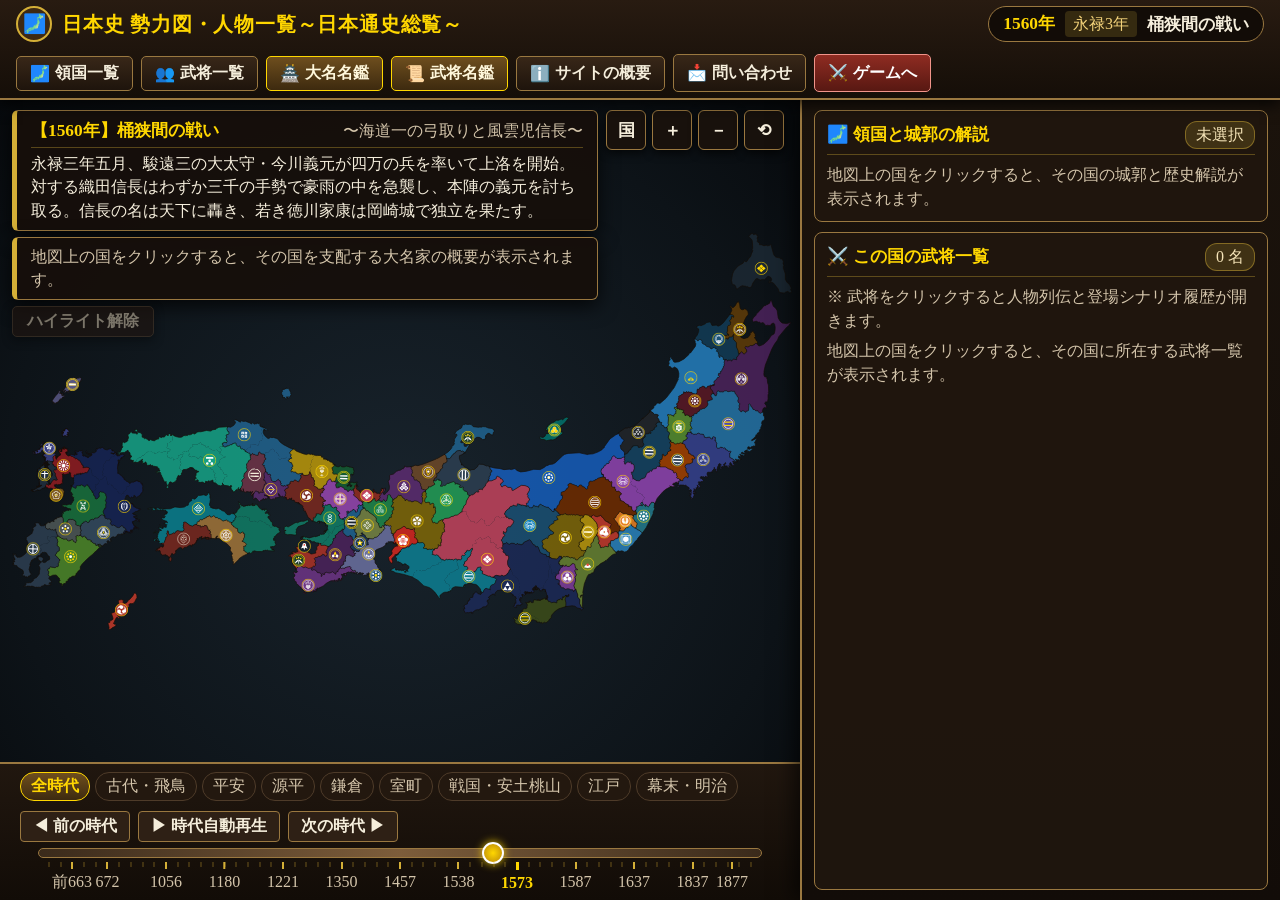
<file: index.html>
<!DOCTYPE html>
<html lang="ja" prefix="og: http://ogp.me/ns#">
<head>


<!-- Google tag (gtag.js) -->
<script async src="https://www.googletagmanager.com/gtag/js?id=G-0LDSPXQ2M6"></script>
<script>
  window.dataLayer = window.dataLayer || [];
  function gtag(){dataLayer.push(arguments);}
  gtag('js', new Date());

  gtag('config', 'G-0LDSPXQ2M6');
</script>


  <meta charset="UTF-8">
  <meta name="viewport" content="width=device-width, initial-scale=1.0">
  <meta http-equiv="X-UA-Compatible" content="IE=edge">
  <title>日本史 勢力図・人物一覧 ～日本通史総覧～</title>

  <!-- ==================== SEO対策メタデータ ==================== -->
  <meta name="description" content="日本史 勢力図・人物一覧 ～日本通史総覧～ は、紀元前663年（神武東征）から1877年（西南戦争）まで、古代・飛鳥・平安・源平・鎌倉・南北朝・室町・戦国・安土桃山・江戸・幕末明治の全60時代シナリオにおける日本全土の勢力図（大名版図の変遷）、全国城郭解説、歴史人物8,000名以上の能力・列伝を網羅した日本通史データベースです。">
  <meta name="keywords" content="日本史,勢力図,人物一覧,日本通史総覧,歴史地図,大名名鑑,武将名鑑,戦国大名,城郭,古代,飛鳥時代,平安時代,源平合戦,鎌倉時代,南北朝時代,室町時代,戦国時代,安土桃山時代,江戸時代,幕末,明治維新">
  <meta name="author" content="日本史 勢力図・人物一覧 編纂室">
  <meta name="robots" content="index, follow, max-image-preview:large, max-snippet:-1, max-video-preview:-1">
  <meta name="format-detection" content="telephone=no">
  <meta name="theme-color" content="#150e08">

  <!-- Open Graph / SNS共有メタデータ -->
  <meta property="og:type" content="website">
  <meta property="og:locale" content="ja_JP">
  <meta property="og:title" content="日本史 勢力図・人物一覧 ～日本通史総覧～">
  <meta property="og:site_name" content="日本史 勢力図・人物一覧 ～日本通史総覧～">
  <meta property="og:description" content="古代から幕末明治まで全60時代の日本史勢力図と8,000名超の人物列伝・全国城郭をインタラクティブに閲覧できる日本通史総覧サイト。">
  <meta name="twitter:card" content="summary_large_image">
  <meta name="twitter:title" content="日本史 勢力図・人物一覧 ～日本通史総覧～">
  <meta name="twitter:description" content="古代から幕末明治まで全60時代の日本史勢力図と人物列伝・全国城郭を網羅したインタラクティブ日本通史データベース。">

  <!-- Google検索向け 構造化データ (JSON-LD: WebApplication & Dataset) -->
  <script type="application/ld+json">
  {
    "@context": "https://schema.org",
    "@graph": [
      {
        "@type": "WebApplication",
        "name": "日本史 勢力図・人物一覧 ～日本通史総覧～",
        "alternateName": "日本通史総覧 勢力図・武将大名名鑑",
        "applicationCategory": "EducationalApplication",
        "operatingSystem": "All",
        "inLanguage": "ja",
        "description": "紀元前663年から1877年までの日本史勢力図の変遷、全国の城郭史、8,000名以上の歴史人物列伝を時代別タイムスライダーで閲覧できる日本通史総覧ウェブアプリケーション。"
      },
      {
        "@type": "Dataset",
        "name": "日本通史 勢力図・城郭・歴史人物列伝データベース",
        "description": "古代・飛鳥・平安・源平・鎌倉・南北朝・室町・戦国・安土桃山・江戸・幕末明治にわたる全60時代の領国支配データ、大名家伝、城郭解説、人物生没年・列伝データセット。",
        "inLanguage": "ja",
        "temporalCoverage": "-0663/1877",
        "keywords": ["日本史", "勢力図", "人物一覧", "大名名鑑", "武将名鑑", "城郭", "日本通史"]
      }
    ]
  }
  </script>

  <!-- 既存の encyclopedia.css が存在する場合の読み込み（単一HTMLでも下の内蔵CSSで完全動作） -->
  <link rel="stylesheet" href="css/encyclopedia.css">

  <style>
    :root {
      --bg-deep: #0f0a06;
      --bg-panel: #1a120b;
      --bg-card: #241910;
      --bg-card-hover: #312216;
      --border-gold: #9a7840;
      --border-subtle: #4e3b29;
      --gold: #d4af37;
      --gold-bright: #ffd700;
      --gold-pale: #f5e4b8;
      --text-main: #f5eedc;
      --text-sub: #d4c5ab;
      --text-muted: #a6967c;
      --accent-red: #c0392b;
      --accent-blue: #2980b9;
      --accent-green: #27ae60;
    }

    * {
      box-sizing: border-box;
      margin: 0;
      padding: 0;
    }

    html, body {
      width: 100%;
      height: 100%;
      overflow: hidden;
      background-color: var(--bg-deep);
      color: var(--text-main);
      /* 官公庁セキュアブラウザ対応：外部通信を行わないOS標準明朝体フォントスタック */
      font-family: "Yu Mincho", "YuMincho", "Hiragino Mincho ProN", "BIZ UDPMincho", "MS PMincho", "Meiryo", serif;
      font-size: 12pt;
      line-height: 1.5;
      -webkit-font-smoothing: antialiased;
    }

    button, input, select, textarea, table, th, td {
      font-family: inherit;
      font-size: 12pt;
    }

    ::-webkit-scrollbar {
      width: 8px;
      height: 8px;
    }
    ::-webkit-scrollbar-track {
      background: #120c07;
    }
    ::-webkit-scrollbar-thumb {
      background: #634b34;
      border-radius: 4px;
    }
    ::-webkit-scrollbar-thumb:hover {
      background: var(--gold);
    }

    .app-shell {
      display: flex;
      flex-direction: column;
      width: 100vw;
      height: 100vh;
    }

    /* ==================== 上部ヘッダーナビゲーション ==================== */
    .top-header {
      min-height: 58px;
      background: linear-gradient(180deg, #281b11 0%, #150e08 100%);
      border-bottom: 2px solid var(--border-gold);
      display: flex;
      align-items: center;
      justify-content: space-between;
      padding: 6px 16px;
      gap: 12px;
      box-shadow: 0 4px 14px rgba(0, 0, 0, 0.8);
      z-index: 100;
      flex-wrap: wrap;
    }

    .brand-box {
      display: flex;
      align-items: center;
      gap: 10px;
    }

    .brand-emblem {
      width: 36px;
      height: 36px;
      border-radius: 50%;
      background: #3d2914;
      border: 2px solid var(--gold);
      display: flex;
      align-items: center;
      justify-content: center;
      font-size: 14pt;
      flex-shrink: 0;
    }

    .brand-title {
      font-size: 15pt;
      font-weight: bold;
      color: var(--gold-bright);
      letter-spacing: 0.04em;
      margin: 0;
    }

    .header-scenario-indicator {
      display: flex;
      align-items: center;
      gap: 10px;
      background: #120c07;
      border: 1px solid var(--border-gold);
      padding: 4px 14px;
      border-radius: 20px;
      font-size: 12pt;
    }

    .header-scen-year {
      font-weight: bold;
      font-size: 13pt;
      color: var(--gold-bright);
    }

    .header-scen-gengo {
      font-size: 12pt;
      color: #f3d27a;
      background: rgba(212, 175, 55, 0.18);
      padding: 1px 8px;
      border-radius: 4px;
    }

    .header-scen-title {
      font-size: 12.5pt;
      font-weight: bold;
      color: var(--text-main);
    }

    .top-nav {
      display: flex;
      align-items: center;
      gap: 8px;
      flex-wrap: wrap;
    }

    .nav-btn {
      background: linear-gradient(180deg, #382718 0%, #1e140c 100%);
      color: var(--text-main);
      border: 1px solid var(--border-gold);
      border-radius: 5px;
      padding: 6px 13px;
      font-size: 12pt;
      font-weight: bold;
      cursor: pointer;
      display: inline-flex;
      align-items: center;
      gap: 5px;
      text-decoration: none;
      transition: background 0.15s, border-color 0.15s, color 0.15s;
      white-space: nowrap;
    }

    .nav-btn:hover {
      background: linear-gradient(180deg, #523923 0%, #2c1e12 100%);
      border-color: var(--gold-bright);
      color: var(--gold-bright);
    }

    .nav-btn.game-go {
      background: linear-gradient(180deg, #8f2c22 0%, #581812 100%);
      border-color: #f1948a;
      color: #fff;
    }

    .nav-btn.game-go:hover {
      background: linear-gradient(180deg, #b0362a 0%, #731f17 100%);
      border-color: var(--gold-bright);
      color: var(--gold-bright);
    }

    .nav-btn.primary {
      background: linear-gradient(180deg, #6e4e1e 0%, #3d2a0f 100%);
      border-color: var(--gold-bright);
      color: #fff8dc;
    }

    /* ==================== メインワークスペース ==================== */
    .workspace {
      flex: 1;
      display: grid;
      grid-template-columns: 1fr 480px;
      min-height: 0;
      overflow: hidden;
    }

    .center-column {
      display: flex;
      flex-direction: column;
      min-width: 0;
      min-height: 0;
      background: radial-gradient(ellipse at center, #18232c 0%, #0d1318 70%, #070a0d 100%);
      position: relative;
    }

    .map-stage {
      flex: 1;
      position: relative;
      overflow: hidden;
      min-height: 0;
      user-select: none;
      touch-action: none;
    }

    #atlasMapSvg {
      width: 100%;
      height: 100%;
      display: block;
      cursor: grab;
      shape-rendering: geometricPrecision;
      text-rendering: geometricPrecision;
    }

    #atlasMapSvg.dragging {
      cursor: grabbing;
    }

    /* 国同士を繋ぐ点線（街道・航路）は常時非表示 */
    #mapRoadsGroup {
      display: none !important;
    }

    /* 領国ポリゴンスタイルとハイライト／グレーアウト演出 */
    .prov-path {
      stroke: none;
      stroke-width: 0.5px;
      stroke-linejoin: round;
      stroke-linecap: round;
      vector-effect: non-scaling-stroke;
      fill-opacity: 0.88;
      paint-order: fill stroke;
      transition: fill 0.2s ease, fill-opacity 0.2s ease, filter 0.2s ease;
      cursor: pointer;
    }

    .prov-path:hover {
      fill-opacity: 1;
      filter: brightness(1.18);
    }

    #atlasMapSvg.has-clan-highlight .prov-path.dimmed {
      fill: #262320 !important;
      fill-opacity: 0.42;
      stroke: none;
      filter: grayscale(0.92) brightness(0.62);
    }

    #atlasMapSvg.has-clan-highlight .prov-path.dimmed:hover {
      fill-opacity: 0.72;
      filter: grayscale(0.4) brightness(0.9);
    }

    #atlasMapSvg.has-clan-highlight .prov-path.clan-highlighted {
      fill-opacity: 0.98;
      filter: brightness(1.08);
      stroke: none;
    }

    #atlasMapSvg .prov-path.prov-selected {
      fill-opacity: 1 !important;
      stroke: #ffffff !important;
      stroke-width: 1.3px !important;
      stroke-linejoin: round !important;
      stroke-linecap: round !important;
      paint-order: fill stroke !important;
      filter: brightness(1.22) drop-shadow(0 0 2.5px rgba(255, 255, 255, 0.8)) !important;
    }

    #mapBordersGroup {
      pointer-events: none;
    }

    #mapBordersGroup .map-border-line,
    #mapBordersGroup .map-coastline,
    #mapBordersGroup .map-coast-line {
      vector-effect: non-scaling-stroke;
      stroke-linejoin: round;
      stroke-linecap: round;
    }

    .kamon-badge-group {
      pointer-events: none;
      transition: opacity 0.2s ease;
    }

    #atlasMapSvg.has-clan-highlight .kamon-badge-group.dimmed {
      opacity: 0.22;
      filter: grayscale(1);
    }

    #atlasMapSvg.has-clan-highlight .kamon-badge-group.clan-highlighted {
      opacity: 1;
      filter: drop-shadow(0 0 4px rgba(0, 0, 0, 0.95));
    }

    .prov-label-text {
      pointer-events: none;
      font-size: 7.8px;
      fill: #f5eedc;
      font-weight: bold;
      text-anchor: middle;
      paint-order: stroke;
      stroke: rgba(12, 8, 4, 0.92);
      stroke-width: 1.8px;
      stroke-linecap: round;
      stroke-linejoin: round;
      opacity: 0.92;
      transition: opacity 0.18s ease;
    }

    #atlasMapSvg.hide-labels .prov-label-text {
      opacity: 0 !important;
      display: none !important;
    }

    #atlasMapSvg.has-clan-highlight .prov-label-text.dimmed {
      opacity: 0.25;
    }

    /* ==================== 左上オーバーレイ（シナリオ概要・水平操作ボタン・大名概要） ==================== */
    .map-left-overlay-stack {
      position: absolute;
      top: 10px;
      left: 12px;
      right: 12px;
      max-width: calc(100% - 24px);
      display: flex;
      flex-direction: column;
      gap: 6px;
      z-index: 25;
      pointer-events: none;
    }

    .map-scen-row {
      display: flex;
      flex-direction: row;
      align-items: flex-start;
      gap: 8px;
      pointer-events: none;
      width: 100%;
    }

    .map-scen-row > * {
      pointer-events: auto;
    }

    .overlay-box-auto {
      pointer-events: auto;
      background: rgba(22, 15, 10, 0.92);
      border: 1.5px solid var(--border-gold);
      border-left: 5px solid var(--gold);
      border-radius: 6px;
      padding: 7px 14px;
      box-shadow: 0 6px 20px rgba(0, 0, 0, 0.78);
      height: auto;
      max-height: 120px;
      overflow-y: auto;
      font-size: 12pt;
      line-height: 1.48;
    }

    #mapScenBox {
      flex: 0 1 1044px;
      max-width: min(1044px, calc(100% - 190px));
      width: 100%;
      height: auto;
      max-height: 176px;
    }

    #mapDaimyoBox {
      max-width: min(1044px, calc(100% - 190px));
      width: 100%;
    }

    .overlay-box-header {
      display: flex;
      align-items: center;
      justify-content: space-between;
      gap: 10px;
      border-bottom: 1px solid rgba(212, 175, 55, 0.35);
      padding-bottom: 3px;
      margin-bottom: 4px;
      flex-wrap: wrap;
    }

    .overlay-box-title {
      font-size: 13pt;
      font-weight: bold;
      color: var(--gold-bright);
    }

    .overlay-box-sub {
      font-size: 12pt;
      color: var(--text-sub);
    }

    .overlay-box-body {
      font-size: 12pt;
      color: var(--text-main);
      line-height: 1.48;
    }

    .daimyo-top-row {
      display: flex;
      align-items: center;
      justify-content: space-between;
      gap: 10px;
      border-bottom: 1px solid rgba(212, 175, 55, 0.35);
      padding-bottom: 3px;
      margin-bottom: 4px;
      flex-wrap: wrap;
    }

    .daimyo-identity-group {
      display: flex;
      align-items: center;
      gap: 10px;
      flex-wrap: wrap;
    }

    .daimyo-metrics-group {
      display: flex;
      align-items: center;
      gap: 8px;
      flex-wrap: wrap;
    }

    .metric-chip {
      background: rgba(0, 0, 0, 0.55);
      border: 1px solid var(--border-gold);
      padding: 1px 10px;
      border-radius: 4px;
      font-size: 12pt;
      color: var(--gold-pale);
    }

    .metric-chip b {
      color: var(--gold-bright);
    }

    .clear-highlight-under-btn {
      pointer-events: auto;
      align-self: flex-start;
      background: rgba(36, 22, 14, 0.94);
      border: 1.5px solid var(--border-gold);
      color: var(--gold-bright);
      padding: 4px 14px;
      border-radius: 5px;
      font-size: 12pt;
      font-weight: bold;
      cursor: pointer;
      box-shadow: 0 3px 10px rgba(0, 0, 0, 0.7);
      transition: background 0.15s, color 0.15s, border-color 0.15s;
    }

    .clear-highlight-under-btn:hover {
      background: #78231b;
      border-color: #ff8787;
      color: #fff;
    }

    .clear-highlight-under-btn.is-cleared {
      opacity: 0.55;
      color: var(--text-sub);
      border-color: var(--border-subtle);
    }

    .map-viewport-wrap {
      position: absolute;
      inset: 0;
      width: 100%;
      height: 100%;
      pointer-events: none;
    }
    .map-viewport-wrap > * {
      pointer-events: auto;
    }
    .map-floating-bar {
      position: static;
      display: flex;
      flex-direction: row;
      align-items: center;
      gap: 6px;
      z-index: 25;
      pointer-events: auto;
      flex-shrink: 0;
    }
    .mobile-clear-highlight-btn {
      display: none !important;
    }
    .map-controls {
      position: static;
      display: flex;
      flex-direction: row;
      gap: 6px;
      align-items: center;
    }

    .map-ctrl-btn {
      width: 40px;
      height: 40px;
      border-radius: 6px;
      background: rgba(25, 18, 12, 0.94);
      border: 1.5px solid var(--border-gold);
      color: var(--text-main);
      font-size: 13pt;
      font-weight: bold;
      cursor: pointer;
      display: flex;
      align-items: center;
      justify-content: center;
      box-shadow: 0 3px 10px rgba(0, 0, 0, 0.7);
    }

    .map-ctrl-btn:hover {
      background: #402d1d;
      border-color: var(--gold-bright);
      color: var(--gold-bright);
    }

    .map-ctrl-btn.active {
      background: #63451f;
      border-color: var(--gold-bright);
      color: var(--gold-bright);
    }

    .map-tooltip {
      position: absolute;
      pointer-events: none;
      background: rgba(18, 12, 8, 0.96);
      border: 1.5px solid var(--gold);
      border-radius: 6px;
      padding: 8px 12px;
      font-size: 12pt;
      color: var(--text-main);
      box-shadow: 0 4px 14px rgba(0, 0, 0, 0.9);
      z-index: 50;
      opacity: 0;
      transition: opacity 0.12s ease;
      white-space: nowrap;
    }

    /* ==================== 下部タイムスライダー＆時代連動メモリ ==================== */
    .timeline-dock {
      background: linear-gradient(180deg, #21170f 0%, #120c07 100%);
      border-top: 2px solid var(--border-gold);
      padding: 8px 20px 10px;
      display: flex;
      flex-direction: column;
      gap: 6px;
      z-index: 30;
    }

    .timeline-top-row {
      display: flex;
      align-items: center;
      justify-content: space-between;
      gap: 10px;
      flex-wrap: wrap;
    }

    .era-tabs-bar {
      display: flex;
      align-items: center;
      gap: 5px;
      flex-wrap: wrap;
    }

    .era-chip-btn {
      background: #23180f;
      border: 1px solid var(--border-subtle);
      color: var(--text-sub);
      padding: 3px 10px;
      border-radius: 14px;
      font-size: 12pt;
      cursor: pointer;
      transition: background 0.15s, border-color 0.15s, color 0.15s;
    }

    .era-chip-btn:hover {
      border-color: var(--gold);
      color: var(--text-main);
    }

    .era-chip-btn.active {
      background: linear-gradient(180deg, #6e4e1e 0%, #3d2a0f 100%);
      border-color: var(--gold-bright);
      color: var(--gold-bright);
      font-weight: bold;
    }

    .timeline-controls {
      display: flex;
      align-items: center;
      gap: 8px;
    }

    .tl-btn {
      background: #2e2015;
      border: 1px solid var(--border-gold);
      color: var(--text-main);
      padding: 4px 12px;
      border-radius: 4px;
      font-size: 12pt;
      font-weight: bold;
      cursor: pointer;
    }

    .tl-btn:hover {
      background: #473221;
      border-color: var(--gold-bright);
      color: var(--gold-bright);
    }

    .tl-btn.playing {
      background: #8e2820;
      border-color: #ff6b6b;
      color: #fff;
    }

    .slider-track-container {
      display: flex;
      flex-direction: column;
      width: 100%;
      padding: 0 18px;
    }

    .scenario-slider {
      width: 100%;
      margin: 0;
      -webkit-appearance: none;
      appearance: none;
      height: 10px;
      background: linear-gradient(90deg, #3a2a1b 0%, #7d5d3b 50%, #3a2a1b 100%);
      border: 1px solid var(--border-gold);
      border-radius: 5px;
      outline: none;
      cursor: pointer;
    }

    .scenario-slider::-webkit-slider-thumb {
      -webkit-appearance: none;
      appearance: none;
      width: 22px;
      height: 22px;
      border-radius: 50%;
      background: radial-gradient(circle, var(--gold-bright) 0%, #b8860b 100%);
      border: 2px solid #fff;
      box-shadow: 0 0 8px rgba(255, 215, 0, 0.9);
      cursor: pointer;
    }

    .slider-scale-bar {
      position: relative;
      width: calc(100% - 22px);
      margin: 4px auto 0;
      height: 28px;
    }

    .scale-tick-mark {
      position: absolute;
      top: 0;
      width: 1px;
      height: 5px;
      background: rgba(212, 175, 55, 0.45);
      transform: translateX(-50%);
      pointer-events: none;
    }

    .scale-tick-label {
      position: absolute;
      top: 0;
      transform: translateX(-50%);
      display: flex;
      flex-direction: column;
      align-items: center;
      cursor: pointer;
      color: var(--text-sub);
      font-size: 12pt;
      white-space: nowrap;
      user-select: none;
      padding: 0 3px;
      border-radius: 3px;
      transition: color 0.15s, background 0.15s;
    }

    .scale-tick-label::before {
      content: "";
      width: 2px;
      height: 7px;
      background: var(--gold);
      margin-bottom: 1px;
    }

    .scale-tick-label:hover {
      color: var(--gold-bright);
      background: rgba(212, 175, 55, 0.18);
    }

    .scale-tick-label.active {
      color: var(--gold-bright);
      font-weight: bold;
    }

    .scale-tick-label.active::before {
      background: var(--gold-bright);
      width: 3px;
      height: 8px;
    }

    /* ==================== 右側サイドパネル ==================== */
    .right-sidebar {
      background: linear-gradient(180deg, #1b130c 0%, #120c08 100%);
      border-left: 2px solid var(--border-gold);
      display: flex;
      flex-direction: column;
      height: 100%;
      min-height: 0;
      overflow: hidden;
      padding: 10px 12px;
      gap: 10px;
      box-shadow: -6px 0 20px rgba(0, 0, 0, 0.65);
      z-index: 40;
    }

    .side-section-castle {
      background: rgba(32, 22, 14, 0.92);
      border: 1px solid var(--border-gold);
      border-radius: 8px;
      padding: 10px 12px;
      flex-shrink: 0;
    }

    .side-section-officers {
      background: rgba(32, 22, 14, 0.92);
      border: 1px solid var(--border-gold);
      border-radius: 8px;
      padding: 10px 12px;
      flex: 1;
      min-height: 0;
      display: flex;
      flex-direction: column;
    }

    .section-header {
      display: flex;
      align-items: center;
      justify-content: space-between;
      border-bottom: 1px solid rgba(212, 175, 55, 0.35);
      padding-bottom: 5px;
      margin-bottom: 8px;
    }

    .section-title {
      font-size: 13pt;
      font-weight: bold;
      color: var(--gold-bright);
      display: flex;
      align-items: center;
      gap: 6px;
    }

    .section-badge {
      font-size: 12pt;
      color: var(--gold-pale);
      background: rgba(212, 175, 55, 0.18);
      border: 1px solid rgba(212, 175, 55, 0.45);
      padding: 1px 10px;
      border-radius: 12px;
    }

    .castle-header-box {
      display: flex;
      align-items: baseline;
      justify-content: space-between;
      margin-bottom: 6px;
      flex-wrap: wrap;
      gap: 6px;
    }

    .castle-prov-name {
      font-size: 14pt;
      font-weight: bold;
      color: var(--gold-bright);
    }

    .castle-name-sub {
      font-size: 13pt;
      font-weight: bold;
      color: #fff;
    }

    .stat-pills-grid-2 {
      display: grid;
      grid-template-columns: 1fr 1fr;
      gap: 8px;
      margin-bottom: 6px;
    }

    .stat-pill {
      background: rgba(0, 0, 0, 0.45);
      border: 1px solid var(--border-subtle);
      border-radius: 5px;
      padding: 4px 10px;
      display: flex;
      align-items: center;
      justify-content: space-between;
      font-size: 12pt;
    }

    .stat-pill-label {
      font-size: 12pt;
      color: var(--text-sub);
    }

    .stat-pill-val {
      font-size: 13pt;
      font-weight: bold;
      color: var(--gold-bright);
    }

    .specialty-bar {
      display: flex;
      flex-wrap: wrap;
      gap: 6px;
      margin: 6px 0;
    }

    .spec-badge {
      font-size: 12pt;
      background: rgba(46, 204, 113, 0.16);
      border: 1px solid rgba(46, 204, 113, 0.5);
      color: #b8f7cc;
      padding: 1px 8px;
      border-radius: 4px;
    }

    .spec-badge.mine {
      background: rgba(241, 196, 15, 0.2);
      border-color: #f1c40f;
      color: #ffeaa7;
    }

    .lore-paragraph-expanded {
      font-size: 12pt;
      line-height: 1.58;
      color: #ece2ce;
      background: rgba(0, 0, 0, 0.35);
      padding: 8px 10px;
      border-radius: 5px;
      border: 1px solid rgba(255, 255, 255, 0.06);
      min-height: 165px;
      max-height: none;
      overflow: visible;
    }

    .officer-cards-list {
      flex: 1;
      overflow-y: auto;
      display: flex;
      flex-direction: column;
      gap: 6px;
      padding-right: 2px;
    }

    .officer-item-card {
      display: flex;
      align-items: center;
      gap: 10px;
      background: linear-gradient(90deg, rgba(45, 32, 20, 0.92) 0%, rgba(28, 19, 12, 0.92) 100%);
      border: 1px solid var(--border-subtle);
      border-left: 4px solid var(--gold);
      border-radius: 6px;
      padding: 7px 12px;
      cursor: pointer;
      transition: background 0.15s, border-color 0.15s;
    }

    .officer-item-card:hover {
      background: linear-gradient(90deg, rgba(72, 52, 32, 0.96) 0%, rgba(42, 30, 18, 0.96) 100%);
      border-color: var(--gold-bright);
    }

    .officer-item-main {
      flex: 1;
      min-width: 0;
    }

    .officer-name-row {
      display: flex;
      align-items: center;
      gap: 8px;
      flex-wrap: wrap;
    }

    .officer-name {
      font-size: 13pt;
      font-weight: bold;
      color: #fff;
    }

    .role-badge {
      font-size: 12pt;
      padding: 1px 8px;
      border-radius: 3px;
      font-weight: bold;
    }

    .role-daimyo { background: #b7950b; color: #fff; }
    .role-governor { background: #27ae60; color: #fff; }
    .role-vassal { background: #2980b9; color: #fff; }
    .role-ronin { background: #7f8c8d; color: #fff; }

    .st-mil { color: #ff8787; }
    .st-pol { color: #74b9ff; }
    .st-int { color: #55efc4; }

    .table-row-hover {
      border-bottom: 1px solid #3a2a1d;
      cursor: pointer;
      transition: background 0.12s;
    }
    .table-row-hover:hover {
      background: rgba(212, 175, 55, 0.15);
    }

    /* ==================== 共通モーダル・武将列伝モーダル ==================== */
    .modal-backdrop {
      position: fixed;
      top: 0; left: 0; right: 0; bottom: 0;
      background: rgba(0, 0, 0, 0.85);
      display: flex;
      align-items: center;
      justify-content: center;
      z-index: 1200;
      padding: 16px;
    }

    #officerBioModal {
      z-index: 2500 !important;
    }

    .modal-backdrop.hidden {
      display: none !important;
    }

    .modal-window {
      background: linear-gradient(180deg, #21170f 0%, #120c07 100%);
      border: 2px solid var(--gold);
      border-radius: 10px;
      width: 96vw;
      max-width: 1440px;
      max-height: 90vh;
      display: flex;
      flex-direction: column;
      box-shadow: 0 12px 50px rgba(0, 0, 0, 0.95);
      overflow: hidden;
      font-size: 12pt;
    }

    .modal-window.narrow {
      max-width: 780px;
    }

    .modal-head {
      display: flex;
      align-items: center;
      justify-content: space-between;
      padding: 12px 18px;
      background: linear-gradient(90deg, #2e2013 0%, #1a110a 100%);
      border-bottom: 1.5px solid var(--border-gold);
      gap: 10px;
    }

    .modal-head-title {
      font-size: 15pt;
      font-weight: bold;
      color: var(--gold-bright);
      display: flex;
      align-items: center;
      gap: 8px;
    }

    .modal-close-btn {
      background: #3a2718;
      border: 1px solid var(--border-gold);
      color: var(--text-main);
      padding: 4px 12px;
      border-radius: 6px;
      font-size: 13pt;
      font-weight: bold;
      cursor: pointer;
      white-space: nowrap;
    }

    .modal-close-btn:hover {
      background: var(--accent-red);
      color: #fff;
    }

    .modal-body {
      padding: 18px;
      overflow-y: auto;
      flex: 1;
      min-height: 0;
      font-size: 12pt;
    }

    .bio-header {
      display: flex;
      align-items: center;
      gap: 16px;
      border-bottom: 1px solid var(--border-subtle);
      padding-bottom: 14px;
      margin-bottom: 14px;
      flex-wrap: wrap;
    }

    .kamon-box {
      width: 64px;
      height: 64px;
      min-width: 64px;
      border-radius: 8px;
      background: #1c130b;
      border: 1.5px solid var(--gold);
      display: flex;
      align-items: center;
      justify-content: center;
      padding: 5px;
    }

    .bio-name {
      font-size: 18pt;
      font-weight: bold;
      color: #fff;
    }

    .bio-meta {
      display: flex;
      flex-wrap: wrap;
      gap: 8px;
      margin-top: 6px;
    }

    .bio-bars-grid {
      display: grid;
      grid-template-columns: repeat(4, 1fr);
      gap: 10px;
      margin-bottom: 16px;
    }

    .bio-stat-box {
      background: rgba(0, 0, 0, 0.5);
      border: 1px solid var(--border-subtle);
      border-radius: 6px;
      padding: 10px;
      text-align: center;
      font-size: 12pt;
    }

    .bio-stat-num {
      font-size: 16pt;
      font-weight: bold;
      margin-top: 2px;
    }

    .tactic-box {
      background: rgba(212, 175, 55, 0.1);
      border-left: 4px solid var(--gold);
      padding: 8px 12px;
      border-radius: 0 4px 4px 0;
      margin-bottom: 12px;
      font-size: 12pt;
    }

    .tactic-name {
      font-weight: bold;
      color: #ffdf80;
      font-size: 12.5pt;
    }

    .bio-scen-list {
      display: grid;
      grid-template-columns: repeat(auto-fill, minmax(240px, 1fr));
      gap: 8px;
      margin-top: 8px;
    }

    .bio-scen-item {
      background: rgba(255, 255, 255, 0.05);
      border: 1px solid var(--border-subtle);
      border-radius: 5px;
      padding: 8px 12px;
      font-size: 12pt;
      cursor: pointer;
    }

    .bio-scen-item:hover {
      border-color: var(--gold-bright);
      background: rgba(212, 175, 55, 0.16);
    }

    /* ==================== ゲーム本編共通「武将名鑑・大名名鑑 (Encyclopedia.js)」完全再現スタイル ==================== */
    .mk-overlay {
      position: fixed;
      top: 0; left: 0; right: 0; bottom: 0;
      background: rgba(0, 0, 0, 0.86);
      display: flex;
      align-items: center;
      justify-content: center;
      z-index: 1800;
      padding: 12px;
      opacity: 0;
      transition: opacity 0.18s ease;
      font-size: 12pt;
    }
    .mk-overlay.show {
      opacity: 1;
    }
    .mk-card {
      background: linear-gradient(180deg, #1f150d 0%, #120c07 100%);
      border: 2px solid var(--gold);
      border-radius: 10px;
      width: 96vw;
      max-width: 1480px;
      height: 92vh;
      display: flex;
      flex-direction: column;
      box-shadow: 0 12px 50px rgba(0, 0, 0, 0.95);
      overflow: hidden;
      color: var(--text-main);
    }
    .mk-head {
      display: flex;
      align-items: center;
      justify-content: space-between;
      padding: 10px 18px;
      background: linear-gradient(90deg, #2e2013 0%, #1a110a 100%);
      border-bottom: 1.5px solid var(--border-gold);
      gap: 12px;
      flex-wrap: wrap;
    }
    .mk-title {
      font-size: 15pt;
      font-weight: bold;
      color: var(--gold-bright);
      display: flex;
      align-items: center;
      gap: 8px;
    }
    .mk-title small {
      font-size: 12pt;
      color: var(--text-sub);
      font-weight: normal;
      margin-left: 6px;
    }
    .mk-tabs {
      display: flex;
      gap: 8px;
    }
    .mk-tab {
      background: #2b1d12;
      border: 1px solid var(--border-gold);
      color: var(--text-main);
      padding: 6px 16px;
      border-radius: 5px;
      font-size: 12pt;
      font-weight: bold;
      cursor: pointer;
    }
    .mk-tab.on {
      background: linear-gradient(180deg, #8f2c22 0%, #581812 100%);
      border-color: var(--gold-bright);
      color: #fff;
    }
    .mk-back {
      display: none;
      background: #362415;
      border: 1px solid var(--border-gold);
      color: var(--gold-bright);
      padding: 5px 12px;
      border-radius: 5px;
      font-size: 12pt;
      font-weight: bold;
      cursor: pointer;
    }
    .mk-close {
      background: #3a2718;
      border: 1px solid var(--border-gold);
      color: var(--text-main);
      padding: 4px 12px;
      border-radius: 6px;
      font-size: 13pt;
      font-weight: bold;
      cursor: pointer;
    }
    .mk-close:hover {
      background: var(--accent-red);
      color: #fff;
    }
    .mk-body {
      flex: 1;
      min-height: 0;
      display: flex;
      flex-direction: column;
      padding: 10px 14px;
      gap: 8px;
      overflow: hidden;
    }
    .mk-loading {
      padding: 40px;
      text-align: center;
      color: var(--gold-bright);
      font-size: 13pt;
    }
    .mk-mtool {
      display: none;
    }
    .mk-fdone {
      display: none;
    }
    .mk-filters {
      display: flex;
      flex-wrap: wrap;
      gap: 10px;
      align-items: flex-end;
      background: rgba(0, 0, 0, 0.38);
      padding: 8px 12px;
      border-radius: 6px;
      border: 1px solid var(--border-subtle);
    }
    .mk-f {
      display: flex;
      flex-direction: column;
      gap: 3px;
      font-size: 12pt;
      color: var(--text-sub);
    }
    .mk-f input[type="search"], .mk-f select {
      background: #140d08;
      border: 1px solid var(--border-gold);
      color: var(--text-main);
      padding: 5px 10px;
      border-radius: 4px;
      font-size: 12pt;
    }
    .mk-f-chk {
      flex-direction: row;
      align-items: center;
      gap: 6px;
      padding-bottom: 5px;
      cursor: pointer;
      color: var(--text-main);
    }
    .mk-sortbar {
      display: flex;
      gap: 4px;
      flex-wrap: wrap;
    }
    .mk-sb {
      background: #261a10;
      border: 1px solid var(--border-subtle);
      color: var(--text-main);
      padding: 5px 9px;
      border-radius: 4px;
      font-size: 12pt;
      cursor: pointer;
      display: inline-flex;
      align-items: center;
      gap: 4px;
    }
    .mk-sb.on {
      background: #5c401c;
      border-color: var(--gold-bright);
      color: var(--gold-bright);
      font-weight: bold;
    }
    .mk-reset {
      background: #382618;
      border: 1px solid var(--border-gold);
      color: var(--text-main);
      padding: 5px 12px;
      border-radius: 4px;
      font-size: 12pt;
      cursor: pointer;
    }
    .mk-reset:hover {
      border-color: var(--gold-bright);
      color: var(--gold-bright);
    }
    .mk-eras {
      display: flex;
      gap: 5px;
      flex-wrap: wrap;
    }
    .mk-chip {
      background: #22170e;
      border: 1px solid var(--border-subtle);
      color: var(--text-sub);
      padding: 3px 10px;
      border-radius: 14px;
      font-size: 12pt;
      cursor: pointer;
    }
    .mk-chip.on {
      background: linear-gradient(180deg, #6e4e1e 0%, #3d2a0f 100%);
      border-color: var(--gold-bright);
      color: var(--gold-bright);
      font-weight: bold;
    }
    .mk-main {
      flex: 1;
      min-height: 0;
      display: grid;
      grid-template-columns: 430px 1fr;
      gap: 12px;
    }
    .mk-listwrap {
      display: flex;
      flex-direction: column;
      min-height: 0;
      border: 1px solid var(--border-subtle);
      border-radius: 6px;
      background: rgba(0, 0, 0, 0.32);
    }
    .mk-count {
      padding: 6px 12px;
      border-bottom: 1px solid var(--border-subtle);
      font-size: 12pt;
      color: var(--text-sub);
    }
    .mk-count b {
      color: var(--gold-bright);
    }
    .mk-list {
      flex: 1;
      position: relative;
      overflow-y: auto;
    }
    .mk-vspace {
      width: 1px;
    }
    .mk-vrows {
      position: absolute;
      top: 0; left: 0; right: 0;
    }
    .mk-row {
      position: absolute;
      left: 6px; right: 6px;
      display: flex;
      align-items: center;
      gap: 8px;
      background: rgba(38, 26, 16, 0.9);
      border: 1px solid var(--border-subtle);
      border-radius: 6px;
      padding: 4px 10px 4px 0;
      cursor: pointer;
      overflow: hidden;
      transition: background 0.14s, border-color 0.14s;
    }
    .mk-row:hover {
      background: rgba(65, 45, 28, 0.95);
      border-color: var(--gold);
    }
    .mk-row.sel {
      background: rgba(92, 64, 28, 0.95);
      border-color: var(--gold-bright);
    }
    .mk-row-bar {
      width: 5px;
      align-self: stretch;
      flex-shrink: 0;
    }
    .mk-row-kamon {
      flex-shrink: 0;
      display: flex;
      align-items: center;
      justify-content: center;
    }
    .mk-kamon-fb {
      display: inline-flex;
      align-items: center;
      justify-content: center;
      border-radius: 50%;
      color: #fff;
      font-weight: bold;
      border: 1px solid rgba(255, 255, 255, 0.4);
    }
    .mk-row-main {
      flex: 1;
      min-width: 0;
    }
    .mk-row-name {
      font-size: 12.5pt;
      font-weight: bold;
      color: #fff;
      white-space: nowrap;
      overflow: hidden;
      text-overflow: ellipsis;
      display: flex;
      align-items: center;
      gap: 6px;
    }
    .mk-badge {
      font-style: normal;
      font-size: 12pt;
      background: #b7950b;
      color: #fff;
      padding: 0 6px;
      border-radius: 3px;
    }
    .mk-row-sub {
      font-size: 12pt;
      color: var(--text-sub);
      white-space: nowrap;
      overflow: hidden;
      text-overflow: ellipsis;
    }
    .mk-row-side {
      display: flex;
      flex-direction: column;
      align-items: flex-end;
      gap: 2px;
      flex-shrink: 0;
    }
    .mk-era-tag {
      font-size: 12pt;
      padding: 0 6px;
      border-radius: 3px;
      background: rgba(212, 175, 55, 0.16);
      color: var(--gold-pale);
    }
    .mk-row-total {
      font-size: 12pt;
      font-weight: bold;
      color: var(--gold-bright);
    }
    .mk-vl, .mk-unit {
      font-size: 12pt;
      color: var(--text-sub);
      font-weight: normal;
      margin: 0 2px;
    }
    .mk-detail {
      overflow-y: auto;
      border: 1px solid var(--border-subtle);
      border-radius: 6px;
      background: rgba(0, 0, 0, 0.28);
      padding: 14px;
      font-size: 12pt;
    }
    .mk-empty {
      padding: 40px 20px;
      text-align: center;
      color: var(--text-sub);
      font-size: 12.5pt;
    }
    .mk-dcard {
      display: flex;
      flex-direction: column;
      gap: 12px;
    }
    .mk-dhead {
      display: flex;
      align-items: center;
      gap: 16px;
      background: rgba(32, 22, 14, 0.9);
      border: 1px solid var(--border-gold);
      border-left: 5px solid var(--clan, var(--gold));
      border-radius: 8px;
      padding: 12px 16px;
      flex-wrap: wrap;
    }
    .mk-dkamon {
      width: 76px;
      height: 76px;
      background: #140d08;
      border: 1.5px solid var(--gold);
      border-radius: 8px;
      display: flex;
      align-items: center;
      justify-content: center;
      flex-shrink: 0;
    }
    .mk-dname {
      flex: 1;
      min-width: 200px;
      font-size: 17pt;
      font-weight: bold;
      color: #fff;
    }
    .mk-dmeta {
      display: flex;
      flex-wrap: wrap;
      gap: 6px;
      margin-top: 6px;
    }
    .mk-pill {
      font-size: 12pt;
      padding: 2px 10px;
      border-radius: 12px;
      color: #fff;
      font-weight: bold;
    }
    .mk-pill.ghost {
      background: rgba(255, 255, 255, 0.08);
      border: 1px solid var(--border-subtle);
      color: var(--text-sub);
      font-weight: normal;
    }
    .mk-pill.gold {
      background: rgba(212, 175, 55, 0.25);
      border: 1px solid var(--gold);
      color: var(--gold-bright);
    }
    .mk-life {
      font-size: 12pt;
      color: var(--text-sub);
      font-weight: normal;
      margin-top: 6px;
    }
    .mk-minimap {
      width: 140px;
      height: 100px;
      background: #0d151b;
      border: 1px solid var(--border-gold);
      border-radius: 6px;
      padding: 4px;
      flex-shrink: 0;
    }
    .mk-minimap svg {
      width: 100%;
      height: 100%;
      display: block;
    }
    .mk-mm-base path {
      fill: #2c251e;
      stroke: #140f0a;
      stroke-width: 0.6px;
    }
    .mk-mm-hi {
      fill: #ffd700;
      stroke: #ffffff;
      stroke-width: 1.5px;
      filter: drop-shadow(0 0 4px #ffd700);
    }
    .mk-dgrid {
      display: grid;
      grid-template-columns: 1.4fr 1fr;
      gap: 12px;
    }
    .mk-panel {
      background: rgba(32, 22, 14, 0.88);
      border: 1px solid var(--border-subtle);
      border-radius: 6px;
      padding: 12px;
    }
    .mk-panel h4 {
      font-size: 13pt;
      color: var(--gold-bright);
      margin-bottom: 8px;
      border-bottom: 1px solid rgba(212, 175, 55, 0.3);
      padding-bottom: 4px;
    }
    .mk-statwrap {
      display: flex;
      align-items: center;
      gap: 14px;
    }
    .mk-bars {
      flex: 1;
      display: flex;
      flex-direction: column;
      gap: 6px;
    }
    .mk-stat {
      display: grid;
      grid-template-columns: 76px 1fr 44px;
      align-items: center;
      gap: 8px;
      font-size: 12pt;
    }
    .mk-bar {
      height: 12px;
      background: #140d08;
      border: 1px solid var(--border-subtle);
      border-radius: 6px;
      overflow: hidden;
    }
    .mk-bar i {
      display: block;
      height: 100%;
    }
    .mk-stat b.hi {
      color: var(--gold-bright);
    }
    .mk-total {
      background: rgba(0, 0, 0, 0.45);
      border: 1px solid var(--border-gold);
      border-radius: 6px;
      padding: 8px 12px;
      text-align: center;
      display: flex;
      flex-direction: column;
      min-width: 90px;
    }
    .mk-total b {
      font-size: 16pt;
      color: var(--gold-bright);
    }
    .mk-skill {
      font-size: 13pt;
      font-weight: bold;
      color: #ffdf80;
      margin-bottom: 4px;
    }
    .mk-lore {
      font-size: 12pt;
      line-height: 1.72;
      color: #ece2ce;
    }
    .mk-note {
      font-size: 12pt;
      color: var(--text-sub);
    }
    .mk-aps {
      display: flex;
      flex-direction: column;
      gap: 6px;
    }
    .mk-ap {
      display: flex;
      align-items: center;
      gap: 10px;
      background: rgba(255, 255, 255, 0.04);
      border: 1px solid var(--border-subtle);
      border-radius: 5px;
      padding: 6px 10px;
      flex-wrap: wrap;
      font-size: 12pt;
    }
    .mk-ap-y {
      font-weight: bold;
      color: var(--gold-bright);
      min-width: 60px;
    }
    .mk-ap-t {
      color: #fff;
      font-weight: bold;
    }
    .mk-ap-c {
      border-left: 3px solid var(--gold);
      padding-left: 8px;
      color: var(--gold-pale);
    }
    .mk-ap-p {
      margin-left: auto;
      color: var(--text-sub);
    }
    .mk-tl-head {
      display: flex;
      align-items: center;
      justify-content: space-between;
      gap: 10px;
      margin-bottom: 6px;
      flex-wrap: wrap;
      font-size: 12.5pt;
    }
    .mk-tl-year {
      font-weight: bold;
      color: var(--gold-bright);
    }
    .mk-tl-title {
      font-weight: bold;
      color: #fff;
    }
    .mk-tl-count b {
      color: var(--gold-bright);
    }
    .mk-svgmap {
      width: 100%;
      height: 300px;
      background: #0d151b;
      border: 1px solid var(--border-gold);
      border-radius: 6px;
      display: block;
    }
    .mk-svgmap path {
      stroke: rgba(20, 14, 8, 0.75);
      stroke-width: 0.7px;
      vector-effect: non-scaling-stroke;
      transition: fill 0.2s;
    }
    .mk-svgmap path.own {
      stroke: #ffd700;
      stroke-width: 1.6px;
      filter: brightness(1.15);
    }
    .mk-tl-ctrl {
      display: flex;
      align-items: center;
      gap: 8px;
      margin-top: 8px;
    }
    .mk-tl-prev, .mk-tl-play, .mk-tl-next {
      background: #2e2015;
      border: 1px solid var(--border-gold);
      color: var(--text-main);
      padding: 4px 12px;
      border-radius: 4px;
      font-size: 12pt;
      font-weight: bold;
      cursor: pointer;
    }
    .mk-tl-play.on {
      background: #8e2820;
      border-color: #ff6b6b;
      color: #fff;
    }
    .mk-tl-range {
      flex: 1;
    }
    .mk-tl-ticks {
      display: flex;
      gap: 4px;
      overflow-x: auto;
      margin-top: 8px;
      padding-bottom: 4px;
    }
    .mk-tl-ticks button {
      background: #23180f;
      border: 1px solid var(--border-subtle);
      color: var(--text-sub);
      padding: 2px 8px;
      border-radius: 4px;
      font-size: 12pt;
      cursor: pointer;
      white-space: nowrap;
    }
    .mk-tl-ticks button.on {
      background: var(--gold);
      color: #120c07;
      border-color: var(--gold-bright);
      font-weight: bold;
    }
    .mk-tl-provs {
      display: flex;
      flex-wrap: wrap;
      gap: 5px;
      margin-top: 8px;
    }
    .mk-tl-provs span {
      font-size: 12pt;
      padding: 2px 8px;
      border-radius: 4px;
      background: rgba(255, 255, 255, 0.08);
      border: 1px solid var(--border-subtle);
      color: var(--text-sub);
    }

    .loading-screen {
      position: fixed;
      top: 0; left: 0; right: 0; bottom: 0;
      background: var(--bg-deep);
      display: flex;
      flex-direction: column;
      align-items: center;
      justify-content: center;
      z-index: 3000;
      gap: 14px;
      font-size: 13pt;
      padding: 20px;
      text-align: center;
    }
    .loading-screen.hidden {
      display: none !important;
    }
    .spinner {
      width: 48px;
      height: 48px;
      border: 4px solid rgba(212, 175, 55, 0.2);
      border-top-color: var(--gold-bright);
      border-radius: 50%;
      animation: spin 0.9s linear infinite;
    }
    @keyframes spin {
      to { transform: rotate(360deg); }
    }

    /* ==================== 領国一覧・武将一覧モーダル用共通スタイル（PC基本） ==================== */
    .modal-subbar {
      padding: 10px 18px;
      background: rgba(0, 0, 0, 0.4);
      border-bottom: 1px solid var(--border-subtle);
      display: flex;
      justify-content: space-between;
      align-items: center;
      flex-wrap: wrap;
      gap: 10px;
    }
    .modal-subbar-tabs {
      display: flex;
      gap: 8px;
      flex-wrap: nowrap;
      overflow-x: auto;
    }
    .modal-search-box {
      display: flex;
      align-items: center;
      gap: 6px;
    }
    .modal-search-label {
      font-size: 11pt;
      color: var(--gold-pale);
      white-space: nowrap;
    }
    .modal-search-input {
      background: #140d08;
      color: #fff;
      border: 1px solid var(--border-gold);
      padding: 5px 10px;
      border-radius: 4px;
      font-size: 11pt;
      width: 240px;
    }
    .modal-search-input:focus {
      outline: none;
      border-color: var(--gold-bright);
      box-shadow: 0 0 5px rgba(212, 175, 55, 0.5);
    }
    .modal-cards-container {
      display: none;
    }
    .modal-table-body {
      padding: 0 18px 18px;
    }
    .modal-table-scroll {
      width: 100%;
      overflow-x: auto;
    }
    .modal-data-table {
      width: 100%;
      border-collapse: collapse;
      font-size: 12pt;
    }

    /* ==================== 領国・武将カード形式用スタイル（PC基本） ==================== */
    .modal-cards-container {
      display: none; /* PCではテーブル優先 */
    }
    .modal-sort-bar-wrap {
      display: none !important; /* パソコンの画面ではテーブル見出し(th)で並べ替えを行うため不要 */
      width: 100%;
      overflow-x: auto;
      -webkit-overflow-scrolling: touch;
      scrollbar-width: none;
      padding: 2px 0 4px;
    }
    .modal-sort-bar-wrap::-webkit-scrollbar {
      display: none;
    }
    .modal-sort-chips {
      display: none !important; /* パソコンの画面では非表示 */
      align-items: center;
      gap: 6px;
      flex-wrap: nowrap;
    }
    .modal-subbar-controls {
      display: flex;
      align-items: center;
      gap: 8px;
    }
    .sort-chip-btn {
      background: #23180f;
      border: 1px solid var(--border-subtle);
      color: var(--text-sub);
      padding: 4px 10px;
      border-radius: 14px;
      font-size: 10pt;
      cursor: pointer;
      display: inline-flex;
      align-items: center;
      gap: 4px;
      white-space: nowrap;
      transition: background 0.15s, border-color 0.15s, color 0.15s;
    }
    .sort-chip-btn:hover {
      border-color: var(--gold);
      color: var(--text-main);
    }
    .sort-chip-btn.active {
      background: linear-gradient(180deg, #6e4e1e 0%, #3d2a0f 100%);
      border-color: var(--gold-bright);
      color: var(--gold-bright);
      font-weight: bold;
      box-shadow: 0 0 6px rgba(212, 175, 55, 0.4);
    }
    .sort-chip-arrow {
      font-size: 9pt;
      color: var(--gold-bright);
    }
    .prov-card, .off-card {
      background: linear-gradient(135deg, #241910 0%, #160e08 100%);
      border: 1px solid var(--border-gold);
      border-radius: 8px;
      padding: 9px 12px;
      display: flex;
      flex-direction: column;
      gap: 5px;
      cursor: pointer;
      box-shadow: 0 2px 7px rgba(0, 0, 0, 0.6);
      transition: background 0.15s, border-color 0.15s, transform 0.1s;
    }
    .prov-card:active, .off-card:active {
      transform: scale(0.985);
      border-color: var(--gold-bright);
      background: #312216;
    }
    .card-head-row {
      display: flex;
      align-items: center;
      justify-content: space-between;
      border-bottom: 1px solid rgba(212, 175, 55, 0.25);
      padding-bottom: 4px;
    }
    .card-title-group {
      display: flex;
      align-items: center;
      gap: 8px;
      flex-wrap: wrap;
    }
    .card-title-main {
      font-size: 12.5pt;
      font-weight: bold;
      color: #fff;
    }
    .card-title-sub {
      font-size: 9.5pt;
      color: var(--gold-pale);
    }
    .card-badge-region, .card-badge-clan {
      font-size: 8.5pt;
      background: rgba(0, 0, 0, 0.55);
      border: 1px solid var(--border-subtle);
      border-radius: 12px;
      padding: 2px 8px;
      color: var(--text-sub);
    }
    .card-info-row {
      display: flex;
      flex-direction: column;
      gap: 3px;
      font-size: 9.5pt;
      color: var(--text-sub);
    }
    .card-info-item {
      display: flex;
      align-items: center;
      gap: 6px;
      flex-wrap: wrap;
    }
    .card-lbl {
      color: var(--text-muted);
      font-size: 8.5pt;
    }
    .card-val {
      color: #fff;
    }
    .card-owner-name {
      font-weight: bold;
      color: #fff8dc;
    }
    .card-mini-stats {
      font-size: 8.5pt;
      color: var(--gold-pale);
    }
    .card-stats-row {
      display: flex;
      align-items: center;
      justify-content: space-between;
      gap: 6px;
      margin-top: 2px;
    }
    .card-stat-pill {
      flex: 1;
      background: rgba(0, 0, 0, 0.45);
      border: 1px solid rgba(212, 175, 55, 0.3);
      border-radius: 5px;
      padding: 4px 8px;
      display: flex;
      justify-content: space-between;
      align-items: center;
      font-size: 9pt;
    }
    .card-stat-pill.highlight-gold {
      border-color: var(--border-gold);
      background: rgba(70, 48, 20, 0.45);
    }
    .stat-tag {
      flex: 1;
      padding: 3px 4px;
      border-radius: 4px;
      font-size: 8.5pt;
      text-align: center;
      white-space: nowrap;
    }
    .stat-tag.mil { background: rgba(142, 40, 32, 0.4); border: 1px solid #c0392b; color: #ffb3b3; }
    .stat-tag.int { background: rgba(41, 128, 185, 0.4); border: 1px solid #2980b9; color: #bfe2ff; }
    .stat-tag.pol { background: rgba(39, 174, 96, 0.4); border: 1px solid #27ae60; color: #c4f7df; }
    .stat-tag.skl { background: rgba(212, 175, 55, 0.25); border: 1px solid var(--border-gold); color: #fce8a6; }

    /* ==================== タブレット・スマートフォン向けレスポンシブデザイン ==================== */

    /* ==================== PC・スマホ レスポンシブ切り替えユーティリティ（PC表示完全保持） ==================== */
    .nav-text-sp, .tl-text-sp, .tab-txt-sp, .modal-search-label-sp, .sort-chip-txt-sp, .mk-tab-sp, .modal-head-title-sp, .bio-close-txt-sp, .about-close-txt-sp, .era-txt-sp, .nav-btn-sp-only {
      display: none !important;
    }
    .brand-title-sub, .nav-text-pc, .tl-text-pc, .tab-txt-pc, .modal-search-label-pc, .sort-chip-txt-pc, .mk-tab-pc, .modal-head-title-pc, .bio-close-txt-pc, .about-close-txt-pc, .era-txt-pc, .nav-btn-pc-only {
      display: inline-flex;
    }
    #officerBioModal {
      z-index: 3000 !important; /* 武将一覧モーダル(z-index:1200)の前側に確実に表示 */
    }
    .modal-cards-container {
      display: none !important;
    }

    @media (max-width: 1100px) {
      /* 日本列島を地図ボックス（SVG）の上下中央に配置 */
      #mapArchipelagoGroup {
        transform: translate(0px, -11px) rotate(1deg);
        transform-origin: 500px 340px;
      }
      html, body {
        overflow-y: auto;
        height: auto;
      }
      .app-shell {
        height: auto;
        min-height: 100vh;
      }
      .workspace {
        display: flex;
        flex-direction: column;
        overflow: visible;
      }
      .center-column {
        height: auto;
      }
      .map-stage {
        height: auto;
        min-height: auto;
        overflow: visible;
        display: flex;
        flex-direction: column;
        position: relative;
      }
      .map-left-overlay-stack {
        position: relative;
        top: 0;
        left: 0;
        width: 100%;
        max-width: 100%;
        padding: 8px 10px 4px;
        background: #140e09;
        border-bottom: 1px solid var(--border-gold);
        flex-shrink: 0;
      }
      #atlasMapSvg {
        width: 100%;
        height: auto;
        aspect-ratio: 965 / 520;
        display: block;
        position: relative;
      }
      #mapScenBox, .overlay-box-auto {
        max-height: none;
      }
      .right-sidebar {
        border-left: none;
        border-top: 2px solid var(--border-gold);
        height: auto;
        overflow: visible;
      }
      .officer-cards-list {
        max-height: 420px;
      }
      /* === スマホ画面：地図の下の領国と城郭の解説、この国の武将一覧の文字サイズは11ポイント === */
      #castleSection,
      #officersSection,
      .side-section-castle,
      .side-section-officers,
      .right-sidebar {
        font-size: 11pt !important;
      }
      #castleSection *,
      #officersSection *,
      .side-section-castle *,
      .side-section-officers *,
      .right-sidebar * {
        font-size: 11pt !important;
        line-height: 1.45 !important;
      }
      #castleSection .section-title,
      #officersSection .section-title {
        font-size: 11pt !important;
        font-weight: bold !important;
      }
      .mk-main {
        grid-template-columns: 1fr;
        overflow-y: auto;
      }
      .mk-body {
        overflow-y: auto;
      }
      .mk-listwrap {
        min-height: 300px;
      }
      .mk-dgrid {
        grid-template-columns: 1fr;
      }
    }

    @media (max-width: 768px) {
      /* スマホ画面全体の文字サイズ下限を11pt以上に保証 */
      body, table, input, select, textarea, button {
        font-size: 11pt;
      }

      /* === スマホ専用レスポンシブ切り替え === */
      .brand-title-sub { display: none !important; }
      .nav-text-pc { display: none !important; }
      .nav-btn-pc-only { display: none !important; }
      .nav-btn-sp-only { display: inline-flex !important; }
      .nav-text-sp {
        display: none !important; /* スマホ画面はピクトグラムのみで領国などの文字は非表示 */
      }
      .tl-text-pc { display: none !important; }
      .tl-text-sp { display: inline !important; }
      .tab-txt-pc { display: none !important; }
      .tab-txt-sp { display: inline !important; }
      .modal-search-label-pc { display: none !important; }
      .modal-search-label-sp { display: inline !important; font-size: 11pt !important; }
      .sort-chip-txt-pc { display: none !important; }
      .sort-chip-txt-sp { display: none !important; } /* スマホ上部ソートはピクトグラムのみで見切れ完全根絶 */
      .mk-tab-pc { display: none !important; }
      .mk-tab-sp { display: inline !important; }
      .modal-head-title-pc { display: none !important; }
      .modal-head-title-sp { display: inline !important; }
      .bio-close-txt-pc { display: none !important; }
      .bio-close-txt-sp { display: inline !important; font-weight: bold !important; }
      .about-close-txt-pc { display: none !important; }
      .about-close-txt-sp { display: inline !important; font-weight: bold !important; }
      .era-txt-pc { display: none !important; }
      .era-txt-sp { display: inline !important; }

      /* === ヘッダーナビゲーションの1行均等配置（見切れ完全根絶） === */
      .top-header {
        padding: 4px 4px 3px !important;
        gap: 3px !important;
      }
      .brand-box {
        width: 100% !important;
        justify-content: center !important;
        gap: 4px !important;
      }
      .brand-emblem {
        font-size: 13pt !important;
      }
      .brand-title {
        font-size: 11pt !important;
        letter-spacing: -0.02em !important;
        white-space: nowrap !important;
        text-align: center !important;
      }
      .header-scenario-indicator {
        width: 100% !important;
        justify-content: center !important;
        padding: 2px 6px !important;
        font-size: 11pt !important;
        gap: 4px !important;
      }
      .top-nav {
        width: 100% !important;
        display: flex !important;
        flex-direction: row !important;
        flex-wrap: nowrap !important;
        justify-content: space-between !important;
        align-items: center !important;
        gap: 2.5px !important;
        padding: 0 !important;
        margin: 0 !important;
        box-sizing: border-box !important;
      }
      .top-nav .nav-btn {
        flex: 1 1 0 !important;
        width: 0 !important;
        min-width: 0 !important;
        max-width: none !important;
        height: 36px !important;
        min-height: 36px !important;
        padding: 0 !important;
        margin: 0 !important;
        display: inline-flex !important;
        flex-direction: row !important;
        justify-content: center !important;
        align-items: center !important;
        border-radius: 4px !important;
        overflow: hidden !important;
        box-sizing: border-box !important;
      }
      .top-nav .nav-btn .nav-icon {
        font-size: 15pt !important;
        line-height: 1 !important;
        display: inline-flex !important;
        align-items: center !important;
        justify-content: center !important;
      }
      /* スマホ画面：PC専用のゲーム本編名鑑ボタンは非表示 */
      #openClanMeikanBtn,
      #openOfficerMeikanBtn,
      .nav-btn-pc-only,
      .top-nav .nav-btn.nav-btn-pc-only {
        display: none !important;
      }
      /* スマホ画面：index.html用の名鑑ボタン（📜）は表示 */
      #openCombinedMeikanBtn,
      .nav-btn-sp-only,
      .top-nav .nav-btn.nav-btn-sp-only {
        display: inline-flex !important;
      }

      /* === 勢力図（地図）スマホ最優先大迫力表示 === */
      .pc-clear-highlight-btn {
        display: none !important;
      }
      .map-stage {
        height: auto !important;
        min-height: auto !important;
        position: relative !important;
      }
      .map-left-overlay-stack {
        position: relative !important;
        top: 0 !important;
        left: 0 !important;
        width: 100% !important;
        max-width: 100% !important;
        padding: 3px 6px 2px !important;
        background: #140e09 !important;
        border-bottom: 1px solid var(--border-gold) !important;
        flex-shrink: 0 !important;
        display: flex !important;
        flex-direction: column !important;
        gap: 2px !important;
        box-sizing: border-box !important;
      }
      .map-scen-row {
        display: contents !important;
      }
      /* === スマホ用シナリオ説明ボックス：左右幅フィット・文章量に応じた可変上下幅 === */
      #mapScenBox {
        order: 1 !important;
        flex: 0 0 auto !important;
        width: 100% !important;
        max-width: 100% !important;
        box-sizing: border-box !important;
        padding: 5px 8px !important;
        background: rgba(20, 14, 9, 0.95) !important;
        border: 1px solid var(--border-gold) !important;
        border-left: 3.5px solid var(--gold) !important;
        border-radius: 4px !important;
        box-shadow: 0 2px 6px rgba(0, 0, 0, 0.5) !important;
        height: auto !important;
        max-height: none !important;
        overflow: visible !important;
        cursor: default !important;
      }
      #mapScenBox .overlay-box-header {
        display: flex !important;
        flex-direction: row !important;
        align-items: baseline !important;
        gap: 6px !important;
        flex-wrap: wrap !important;
        border-bottom: 1px solid rgba(212, 175, 55, 0.35) !important;
        padding-bottom: 2px !important;
        margin-bottom: 3px !important;
        overflow: visible !important;
      }
      #mapScenBox .overlay-box-title {
        font-size: 11pt !important;
        font-weight: bold !important;
        color: var(--gold-bright) !important;
        white-space: normal !important;
        flex-shrink: 0 !important;
      }
      #mapScenBox .overlay-box-sub {
        font-size: 11pt !important;
        color: var(--text-sub) !important;
        white-space: normal !important;
        overflow: visible !important;
        text-overflow: clip !important;
      }
      #mapScenBox .overlay-box-body {
        font-size: 11pt !important;
        line-height: 1.4 !important;
        height: auto !important;
        max-height: none !important;
        white-space: normal !important;
        overflow: visible !important;
        text-overflow: clip !important;
        margin-top: 2px !important;
        color: #d8c8b4 !important;
      }
      /* === スマホ用大名説明ボックス：左右幅フィット・文章量に応じた可変上下幅 === */
      #mapDaimyoBox {
        order: 2 !important;
        flex: 0 0 auto !important;
        display: block !important;
        width: 100% !important;
        max-width: 100% !important;
        box-sizing: border-box !important;
        padding: 5px 8px !important;
        background: rgba(20, 14, 9, 0.95) !important;
        border: 1px solid var(--border-gold) !important;
        border-left: 3.5px solid var(--gold) !important;
        border-radius: 4px !important;
        box-shadow: 0 2px 6px rgba(0, 0, 0, 0.5) !important;
        height: auto !important;
        max-height: none !important;
        overflow: visible !important;
        font-size: 11pt !important;
      }
      #mapDaimyoBox.sp-unselected {
        display: block !important;
      }
      #mapDaimyoBox #daimyoDetailContent,
      #mapDaimyoBox #daimyoDetailContent div {
        font-size: 11pt !important;
        line-height: 1.35 !important;
        height: auto !important;
      }
      #mapDaimyoBox .daimyo-top-row {
        display: flex !important;
        flex-direction: row !important;
        align-items: center !important;
        justify-content: space-between !important;
        gap: 4px !important;
        flex-wrap: wrap !important;
        border-bottom: 1px solid rgba(212, 175, 55, 0.35) !important;
        padding-bottom: 2px !important;
        margin-bottom: 3px !important;
      }
      #mapDaimyoBox .daimyo-identity-group {
        display: flex !important;
        align-items: center !important;
        gap: 5px !important;
        flex-wrap: wrap !important;
      }
      #mapDaimyoBox .daimyo-identity-group strong {
        font-size: 11pt !important;
      }
      #mapDaimyoBox .daimyo-identity-group span,
      #mapDaimyoBox .daimyo-identity-group b {
        font-size: 11pt !important;
      }
      #mapDaimyoBox .daimyo-metrics-group {
        display: flex !important;
        align-items: center !important;
        gap: 3px !important;
        flex-wrap: wrap !important;
      }
      #mapDaimyoBox .metric-chip {
        padding: 1px 4px !important;
        font-size: 11pt !important;
        border-radius: 3px !important;
      }

      .map-viewport-wrap {
        position: relative !important;
        width: 100% !important;
        height: auto !important;
        min-height: 220px !important;
        max-height: 52vh !important;
        aspect-ratio: 980 / 535 !important;
        overflow: hidden !important;
        background: radial-gradient(ellipse at center, #18232c 0%, #0d1318 70%, #070a0d 100%) !important;
        pointer-events: auto !important;
        display: flex !important;
        align-items: center !important;
        justify-content: center !important;
      }
      #atlasMapSvg {
        width: 100% !important;
        height: 100% !important;
        max-width: 100% !important;
        max-height: 100% !important;
        display: block !important;
        object-fit: contain !important;
      }
      .map-floating-bar {
        order: 3 !important;
        position: static !important;
        display: flex !important;
        flex-direction: row !important;
        align-items: center !important;
        justify-content: flex-start !important;
        gap: 6px !important;
        margin-top: 2px !important;
        margin-bottom: 1px !important;
        z-index: 35 !important;
        width: 100% !important;
        box-sizing: border-box !important;
      }
      .map-controls {
        display: flex !important;
        flex-direction: row !important;
        gap: 2px !important;
        background: rgba(18, 12, 7, 0.9) !important;
        padding: 1px 2px !important;
        border-radius: 4px !important;
        border: 1px solid var(--border-gold) !important;
        flex-shrink: 0 !important;
      }
      .map-ctrl-btn {
        width: 28px !important;
        height: 28px !important;
        min-width: 28px !important;
        font-size: 11pt !important;
        display: inline-flex !important;
        align-items: center !important;
        justify-content: center !important;
      }
      .mobile-clear-highlight-btn {
        display: inline-flex !important;
        align-items: center !important;
        justify-content: center !important;
        height: 28px !important;
        padding: 0 8px !important;
        font-size: 11pt !important;
        border-radius: 4px !important;
        background: rgba(36, 22, 14, 0.94) !important;
        border: 1.5px solid var(--border-gold) !important;
        color: var(--text-main) !important;
        white-space: nowrap !important;
        cursor: pointer !important;
        flex-shrink: 0 !important;
      }
      .mobile-clear-highlight-btn.is-cleared {
        display: inline-flex !important;
        opacity: 0.55 !important;
        color: var(--text-sub) !important;
        border-color: var(--border-subtle) !important;
      }

      /* === タイムライン操作バー === */
      .timeline-dock {
        padding: 4px 6px 8px !important;
        gap: 4px !important;
      }
      .era-tabs-bar {
        display: flex !important;
        flex-wrap: nowrap !important;
        overflow-x: auto !important;
        -webkit-overflow-scrolling: touch !important;
        scrollbar-width: none !important;
        gap: 2px !important;
        padding: 1px 0 !important;
      }
      .era-tabs-bar::-webkit-scrollbar { display: none !important; }
      .era-chip-btn {
        flex: 0 0 auto !important;
        white-space: nowrap !important;
        padding: 2px 6px !important;
        font-size: 11pt !important;
        border-radius: 10px !important;
      }
      .timeline-controls {
        width: 100% !important;
        display: flex !important;
        justify-content: space-between !important;
        gap: 4px !important;
      }
      .tl-btn {
        flex: 1 !important;
        padding: 3px 6px !important;
        font-size: 11pt !important;
        text-align: center !important;
      }

      /* === 領国一覧・武将一覧モーダル（スマホカード表示完全最適化） === */
      .modal-window {
        width: 95vw !important;
        max-width: 95vw !important;
        height: 92vh !important;
        height: 92dvh !important;
        max-height: 92dvh !important;
        margin: auto !important;
        border-radius: 8px !important;
        display: flex !important;
        flex-direction: column !important;
        overflow: hidden !important;
        box-sizing: border-box !important;
      }
      .modal-head {
        flex: 0 0 auto !important;
        padding: 6px 8px !important;
        display: flex !important;
        flex-direction: row !important;
        align-items: center !important;
        justify-content: space-between !important;
        box-sizing: border-box !important;
        gap: 6px !important;
        width: 100% !important;
      }
      .modal-head-title {
        font-size: 11pt !important;
        line-height: 1.25 !important;
        white-space: nowrap !important;
        overflow: hidden !important;
        text-overflow: ellipsis !important;
        flex: 1 1 auto !important;
        min-width: 0 !important;
      }
      .modal-close-btn {
        flex: 0 0 28px !important;
        width: 28px !important;
        height: 28px !important;
        min-width: 28px !important;
        max-width: 28px !important;
        padding: 0 !important;
        font-size: 13pt !important;
        line-height: 28px !important;
        text-align: center !important;
        border-radius: 4px !important;
        display: inline-flex !important;
        align-items: center !important;
        justify-content: center !important;
        box-sizing: border-box !important;
      }
      .modal-subbar {
        flex: 0 0 auto !important;
        padding: 5px 8px !important;
        display: flex !important;
        flex-direction: column !important;
        gap: 4px !important;
        background: #19100a !important;
        border-bottom: 1px solid var(--border-gold) !important;
      }
      .modal-subbar-tabs {
        display: flex !important;
        flex-wrap: nowrap !important;
        gap: 4px !important;
        overflow-x: auto !important;
        -webkit-overflow-scrolling: touch !important;
        scrollbar-width: none !important;
      }
      .modal-subbar-tabs::-webkit-scrollbar { display: none !important; }
      .modal-subbar-tabs .nav-btn {
        flex: 0 0 auto !important;
        width: auto !important;
        min-width: auto !important;
        max-width: none !important;
        font-size: 11pt !important;
        padding: 4px 10px !important;
        flex-direction: row !important;
        align-items: center !important;
        justify-content: center !important;
        white-space: nowrap !important;
        border-radius: 4px !important;
      }
      .modal-subbar-controls {
        width: 100% !important;
        display: flex !important;
        flex-direction: column !important;
        gap: 4px !important;
      }
      .modal-search-box {
        width: 100% !important;
        display: flex !important;
        align-items: center !important;
        gap: 4px !important;
      }
      .modal-search-input {
        flex: 1 1 auto !important;
        font-size: 11pt !important;
        padding: 3px 6px !important;
      }
      .modal-sort-bar-wrap {
        display: block !important; /* スマホ画面ではカードを並べ替えるためソートチップを表示 */
        width: 100% !important;
        overflow: hidden !important;
        padding: 2px 0 3px !important;
        box-sizing: border-box !important;
      }
      .modal-sort-chips {
        display: flex !important;
        flex-wrap: nowrap !important;
        justify-content: space-between !important;
        align-items: center !important;
        gap: 2px !important;
        width: 100% !important;
        overflow: hidden !important;
        padding: 0 !important;
        margin: 0 !important;
        box-sizing: border-box !important;
      }
      .modal-sort-chips::-webkit-scrollbar { display: none !important; }
      .sort-chip-btn {
        flex: 1 1 0 !important;
        min-width: 0 !important;
        padding: 4px 1px !important;
        font-size: 11pt !important;
        border-radius: 4px !important;
        display: inline-flex !important;
        align-items: center !important;
        justify-content: center !important;
        text-align: center !important;
        box-sizing: border-box !important;
      }
      .sort-chip-ic {
        font-size: 11pt !important;
        line-height: 1 !important;
        display: inline-block !important;
      }
      .sort-chip-arrow {
        font-size: 11pt !important;
        margin-left: 1px !important;
        line-height: 1 !important;
      }
      .modal-table-body {
        flex: 1 1 auto !important;
        min-height: 0 !important;
        overflow-y: auto !important;
        -webkit-overflow-scrolling: touch !important;
        padding: 6px 8px !important;
        box-sizing: border-box !important;
      }
      /* スマホでは表を完全に非表示にして、カードコンテナを表示 */
      .modal-table-scroll {
        display: none !important;
      }
      .modal-cards-container {
        display: flex !important;
        flex-direction: column !important;
        gap: 6px !important;
        padding: 2px 0 16px !important;
        box-sizing: border-box !important;
      }
      .prov-card, .off-card {
        padding: 7px 9px !important;
        gap: 4px !important;
        border-radius: 6px !important;
        background: linear-gradient(135deg, #241910 0%, #160e08 100%) !important;
        border: 1px solid var(--border-gold) !important;
      }
      .card-title-main {
        font-size: 11pt !important;
        font-weight: bold !important;
        color: #fff !important;
      }
      .card-badge-region, .card-badge-clan {
        font-size: 11pt !important;
        padding: 1px 5px !important;
      }
      .card-stats-row {
        display: flex !important;
        flex-wrap: wrap !important;
        gap: 4px !important;
      }
      .card-stat-pill {
        padding: 2px 5px !important;
        font-size: 11pt !important;
        white-space: nowrap !important;
        display: inline-flex !important;
        align-items: center !important;
        gap: 3px !important;
      }
      .stat-tag {
        font-size: 11pt !important;
        padding: 1px 4px !important;
        white-space: nowrap !important;
      }

      /* === 大名名鑑・武将名鑑モーダル（mk-overlay）のヘッダー・タブ最適化（見切れ完全根絶） === */
      .mk-overlay {
        position: fixed !important;
        top: 0 !important;
        left: 0 !important;
        right: 0 !important;
        bottom: 0 !important;
        width: 100vw !important;
        height: 100vh !important;
        height: 100dvh !important;
        padding: 0 !important;
        margin: 0 !important;
        overflow: hidden !important;
        z-index: 100000 !important;
      }
      .mk-card {
        width: 100vw !important;
        height: 100vh !important;
        height: 100dvh !important;
        max-width: 100vw !important;
        max-height: 100dvh !important;
        border-radius: 0 !important;
        border: none !important;
        display: flex !important;
        flex-direction: column !important;
        overflow: hidden !important;
        box-sizing: border-box !important;
      }
      .mk-head {
        flex: 0 0 auto !important;
        height: 38px !important;
        min-height: 38px !important;
        padding: 0 6px !important;
        gap: 3px !important;
        flex-wrap: nowrap !important;
        align-items: center !important;
        box-sizing: border-box !important;
        width: 100% !important;
        overflow: hidden !important;
      }
      .mk-title {
        font-size: 11pt !important;
        white-space: nowrap !important;
        flex: 0 0 auto !important;
        gap: 2px !important;
      }
      .mk-title small {
        display: none !important;
      }
      .mk-tabs {
        margin-left: auto !important;
        gap: 3px !important;
        flex: 0 0 auto !important;
        display: flex !important;
        align-items: center !important;
      }
      .mk-tab {
        padding: 2px 5px !important;
        font-size: 11pt !important;
        white-space: nowrap !important;
        min-height: 24px !important;
        border-radius: 4px !important;
      }
      .mk-close {
        flex: 0 0 26px !important;
        width: 26px !important;
        height: 26px !important;
        min-width: 26px !important;
        min-height: 26px !important;
        font-size: 11pt !important;
        padding: 0 !important;
        display: flex !important;
        align-items: center !important;
        justify-content: center !important;
        border-radius: 4px !important;
      }
      .mk-back {
        padding: 2px 6px !important;
        font-size: 11pt !important;
        min-height: 24px !important;
        flex-shrink: 0 !important;
      }

}
</style>
<style id="mobile-meikan-perfect-style">
@media (max-width: 768px) {
  /* 名鑑（大名名鑑・武将名鑑）フィルターの完全最適化：余白ゼロ・重なり解消・2列整列 */
  .mk-overlay {
    position: fixed !important;
    top: 0 !important;
    left: 0 !important;
    right: 0 !important;
    bottom: 0 !important;
    width: 100vw !important;
    height: 100vh !important;
    height: 100dvh !important;
    padding: 0 !important;
    margin: 0 !important;
    overflow: hidden !important;
    z-index: 100000 !important;
  }
  .mk-overlay .mk-card {
    display: flex !important;
    flex-direction: column !important;
    width: 100vw !important;
    height: 100vh !important;
    height: 100dvh !important;
    max-width: 100vw !important;
    max-height: 100dvh !important;
    border-radius: 0 !important;
    border: none !important;
    overflow: hidden !important;
    box-sizing: border-box !important;
    margin: 0 !important;
  }
  .mk-overlay .mk-head {
    flex: 0 0 auto !important;
    height: 42px !important;
    min-height: 42px !important;
    padding: 0 8px !important;
    gap: 6px !important;
    flex-wrap: nowrap !important;
    align-items: center !important;
    box-sizing: border-box !important;
  }
  .mk-overlay .mk-title {
    font-size: 11pt !important;
    white-space: nowrap !important;
    gap: 4px !important;
  }
  .mk-overlay .mk-title small {
    display: none !important;
  }
  .mk-overlay .mk-tabs {
    margin-left: auto !important;
    gap: 4px !important;
  }
  .mk-overlay .mk-tab {
    padding: 3px 8px !important;
    font-size: 11pt !important;
    white-space: nowrap !important;
    min-height: 28px !important;
  }
  .mk-overlay .mk-close {
    width: 30px !important;
    height: 30px !important;
    min-height: 30px !important;
    font-size: 11pt !important;
    padding: 0 !important;
    flex-shrink: 0 !important;
  }
  .mk-overlay .mk-back {
    padding: 3px 10px !important;
    font-size: 11pt !important;
    min-height: 28px !important;
  }
  .mk-overlay .mk-body {
    display: flex !important;
    flex-direction: column !important;
    flex: 1 1 auto !important;
    min-height: 0 !important;
    height: calc(100% - 42px) !important;
    overflow-y: hidden !important;
    padding: 6px 8px !important;
    gap: 4px !important;
    box-sizing: border-box !important;
  }
  .mk-overlay .mk-filters,
  .mk-filters {
    display: flex !important;
    position: relative !important;
    top: auto !important;
    left: auto !important;
    right: auto !important;
    bottom: auto !important;
    flex-direction: row !important;
    flex-wrap: wrap !important;
    align-items: flex-start !important;
    gap: 4px !important;
    width: 100% !important;
    max-width: 100% !important;
    height: auto !important;
    max-height: none !important;
    box-sizing: border-box !important;
    background: transparent !important;
    border: none !important;
    box-shadow: none !important;
    padding: 0 0 2px 0 !important;
    margin: 0 !important;
    overflow: visible !important;
    flex: 0 0 auto !important;
    z-index: 1 !important;
  }
  .mk-overlay .mk-filters .mk-f,
  .mk-filters .mk-f {
    flex: 1 1 calc(50% - 4px) !important;
    width: calc(50% - 4px) !important;
    max-width: calc(50% - 4px) !important;
    min-width: 0 !important;
    box-sizing: border-box !important;
    font-size: 11pt !important;
    margin: 0 !important;
    gap: 1px !important;
  }
  .mk-overlay .mk-filters .mk-f > span,
  .mk-filters .mk-f > span {
    font-size: 11pt !important;
    display: block !important;
    line-height: 1.1 !important;
    margin-bottom: 1px !important;
    color: var(--gold-pale, #d4af37) !important;
    white-space: nowrap !important;
    overflow: hidden !important;
    text-overflow: ellipsis !important;
  }
  .mk-overlay .mk-filters .mk-f-search,
  .mk-filters .mk-f-search {
    flex: 1 1 100% !important;
    width: 100% !important;
    max-width: 100% !important;
  }
  .mk-overlay .mk-filters .mk-f-sort,
  .mk-filters .mk-f-sort {
    flex: 1 1 100% !important;
    width: 100% !important;
    max-width: 100% !important;
    min-width: 0 !important;
    overflow: hidden !important;
    margin-top: 1px !important;
  }
  .mk-overlay .mk-filters input[type="search"],
  .mk-overlay .mk-filters select,
  .mk-filters input[type="search"],
  .mk-filters select {
    width: 100% !important;
    max-width: 100% !important;
    box-sizing: border-box !important;
    font-size: 11pt !important;
    padding: 2px 6px !important;
    height: 28px !important;
    background: #180f0a !important;
    border: 1px solid var(--border-gold, #8c6a28) !important;
    color: var(--text-main, #f0e6d6) !important;
    border-radius: 4px !important;
  }
  .mk-overlay .mk-filters .mk-f-chk,
  .mk-filters .mk-f-chk {
    flex: 1 1 100% !important;
    width: 100% !important;
    max-width: 100% !important;
    flex-direction: row !important;
    align-items: center !important;
    gap: 6px !important;
    padding: 2px 0 !important;
    min-height: 22px !important;
    font-size: 11pt !important;
    cursor: pointer !important;
  }
  .mk-overlay .mk-filters .mk-f-chk input[type="checkbox"],
  .mk-filters .mk-f-chk input[type="checkbox"] {
    width: 16px !important;
    height: 16px !important;
    min-width: 16px !important;
    margin: 0 !important;
    flex: 0 0 auto !important;
    cursor: pointer !important;
    accent-color: var(--gold-bright, #ffd700) !important;
  }
  .mk-overlay .mk-filters .mk-f-chk span,
  .mk-filters .mk-f-chk span {
    font-size: 11pt !important;
    color: var(--text-main, #e8dcc4) !important;
    white-space: nowrap !important;
    line-height: 1.2 !important;
  }
  .mk-overlay .mk-filters .mk-sortbar,
  .mk-filters .mk-sortbar {
    display: flex !important;
    flex-wrap: nowrap !important;
    overflow-x: auto !important;
    width: 100% !important;
    max-width: 100% !important;
    box-sizing: border-box !important;
    -webkit-overflow-scrolling: touch !important;
    gap: 3px !important;
    padding: 1px 0 !important;
    scrollbar-width: none !important;
  }
  .mk-overlay .mk-filters .mk-sortbar::-webkit-scrollbar,
  .mk-filters .mk-sortbar::-webkit-scrollbar {
    display: none !important;
  }
  .mk-overlay .mk-filters .mk-sb,
  .mk-filters .mk-sb {
    flex: 0 0 auto !important;
    min-width: 38px !important;
    height: 26px !important;
    padding: 0 6px !important;
    font-size: 11pt !important;
    box-sizing: border-box !important;
    white-space: nowrap !important;
    background: #261a10 !important;
    border: 1px solid var(--border-subtle, #5a4228) !important;
    color: var(--text-main, #e8dcc4) !important;
    border-radius: 4px !important;
  }
  .mk-overlay .mk-filters .mk-sb.on,
  .mk-filters .mk-sb.on {
    background: #5c401c !important;
    border-color: var(--gold-bright, #ffd700) !important;
    color: var(--gold-bright, #ffd700) !important;
    font-weight: bold !important;
  }
  .mk-overlay .mk-filters .mk-sb-ic,
  .mk-filters .mk-sb-ic {
    display: inline !important;
    font-size: 11pt !important;
  }
  .mk-overlay .mk-filters .mk-sb-l,
  .mk-filters .mk-sb-l {
    display: inline !important;
    font-size: 11pt !important;
    margin-left: 2px !important;
  }
  .mk-overlay .mk-filters .mk-reset,
  .mk-filters .mk-reset {
    display: none !important;
    flex: 0 0 auto !important;
    width: auto !important;
    padding: 2px 10px !important;
    height: 24px !important;
    font-size: 11pt !important;
    box-sizing: border-box !important;
    margin: 2px 0 0 auto !important;
    border-radius: 4px !important;
    border: 1px solid var(--border-gold, #8c6a28) !important;
    background: #2a1a10 !important;
    color: var(--text-sub, #c8b9ab) !important;
    cursor: pointer !important;
  }
  /* 時代チップバー：1行横スクロール、端を綺麗に */
  .mk-overlay .mk-eras,
  .mk-eras {
    display: flex !important;
    position: relative !important;
    overflow-x: visible !important;
    scrollbar-width: none !important;
    flex-wrap: wrap !important;
    padding: 2px 2px 3px !important;
    margin: 1px 0 2px 0 !important;
    gap: 4px !important;
    width: 100% !important;
    max-width: 100% !important;
    box-sizing: border-box !important;
    flex: 0 0 auto !important;
  }
  .mk-overlay .mk-eras::-webkit-scrollbar,
  .mk-eras::-webkit-scrollbar {
    display: none !important;
  }
  .mk-overlay .mk-chip,
  .mk-chip {
    white-space: nowrap !important;
    font-size: 10pt !important;
    padding: 2px 6px !important;
    height: 24px !important;
    line-height: 20px !important;
    border-radius: 12px !important;
    flex: 0 0 auto !important;
    background: #22170e !important;
    border: 1px solid var(--border-subtle, #5a4228) !important;
    color: var(--text-sub, #c8b9ab) !important;
    cursor: pointer !important;
  }
  .mk-overlay .mk-chip.on,
  .mk-chip.on {
    background: #6a491e !important;
    border-color: var(--gold-bright, #ffd700) !important;
    color: var(--gold-bright, #ffd700) !important;
    font-weight: bold !important;
  }
  .mk-overlay .mk-main,
  .mk-main {
    flex: 1 1 auto !important;
    min-height: 0 !important;
    display: flex !important;
    flex-direction: column !important;
    position: relative !important;
  }
  .mk-overlay .mk-listwrap,
  .mk-listwrap {
    flex: 1 1 auto !important;
    min-height: 0 !important;
    display: flex !important;
    flex-direction: column !important;
  }

  /* === 名鑑（大名名鑑・武将名鑑）スマホ画面：一覧と説明画面（詳細）の完全分離切り替え === */
  .mk-overlay .mk-back,
  .mk-back {
    display: none !important;
  }
  .mk-overlay .mk-detail,
  .mk-detail {
    display: none !important;
  }
  .mk-overlay.mk-in-detail .mk-back,
  .mk-detail-open .mk-back,
  .mk-body.mk-detail-open ~ .mk-head .mk-back {
    display: inline-flex !important;
    align-items: center !important;
  }
  .mk-overlay.mk-in-detail .mk-filters,
  .mk-detail-open .mk-filters,
  .mk-overlay.mk-in-detail .mk-eras,
  .mk-detail-open .mk-eras {
    display: none !important;
  }
  .mk-overlay.mk-in-detail .mk-listwrap,
  .mk-detail-open .mk-listwrap {
    display: none !important;
  }
  .mk-overlay.mk-in-detail .mk-detail,
  .mk-detail-open .mk-detail {
    display: block !important;
    flex: 1 1 auto !important;
    min-height: 0 !important;
    height: 100% !important;
    overflow-y: auto !important;
    -webkit-overflow-scrolling: touch !important;
    padding: 8px 10px 24px !important;
    box-sizing: border-box !important;
  }
  .mk-overlay.mk-in-detail .mk-main,
  .mk-detail-open .mk-main {
    flex: 1 1 auto !important;
    min-height: 0 !important;
    display: flex !important;
    flex-direction: column !important;
    overflow: hidden !important;
  }
  .mk-overlay.mk-in-detail .mk-dgrid,
  .mk-detail-open .mk-dgrid {
    grid-template-columns: 1fr !important;
    gap: 8px !important;
  }
  .mk-overlay.mk-in-detail .mk-dhead,
  .mk-detail-open .mk-dhead {
    padding: 8px 10px !important;
    gap: 10px !important;
  }
  .mk-overlay.mk-in-detail .mk-dkamon,
  .mk-detail-open .mk-dkamon {
    width: 52px !important;
    height: 52px !important;
    min-width: 52px !important;
  }
  .mk-overlay.mk-in-detail .mk-dname,
  .mk-detail-open .mk-dname {
    font-size: 13pt !important;
    min-width: 0 !important;
  }

  /* === スマホ画面：武将列伝・人物詳細の閉じるボタンは「閉」の一文字のみ === */
  #officerBioModal .modal-close-btn {
    min-width: 32px !important;
    height: 32px !important;
    padding: 0 6px !important;
    font-size: 11pt !important;
    line-height: 1 !important;
    display: inline-flex !important;
    align-items: center !important;
    justify-content: center !important;
  }
}
</style>
</head>
<body>
  <!-- 検索エンジンクローラーおよびJavaScript無効環境向けフォールバック解説 -->
  <noscript>
    <article style="padding:24px; color:#f5eedc; background:#150e08;">
      <h1>日本史 勢力図・人物一覧 ～日本通史総覧～</h1>
      <p>本サイトは、古代（紀元前663年・神武東征、邪馬台国、飛鳥・奈良時代）から平安時代、源平合戦（治承・寿永の乱）、鎌倉時代、南北朝時代、室町・応仁の乱、戦国時代、安土桃山時代、江戸時代、幕末・明治維新（1877年・西南戦争）までの全60時代シナリオにおける日本全土の勢力図と、8,000名以上の歴史人物列伝、全国城郭の歴史解説を収録した日本通史総覧データベースです。各領国の石高は、慶長郷帳（1604～1610年）をもとに推計した値です。</p>
    </article>
  </noscript>

  <!-- ローディング表示 -->
  <div class="loading-screen" id="loadingScreen">
    <div class="spinner"></div>
    <div style="font-size: 14pt; font-weight: bold; color: var(--gold-bright);">日本史 勢力図・人物一覧 ～日本通史総覧～ データを読み込んでいます…</div>
    <div style="font-size: 12pt; color: var(--text-sub);" id="loadingStatusText">シナリオ・領国・大名・武将データベースを初期化中</div>
  </div>

  <!-- SVG定義コンテナ（家紋シンボル注入先） -->
  <svg id="kamonDefsContainer" style="position:absolute; width:0; height:0; overflow:hidden;" aria-hidden="true">
    <defs id="mapSvgDefs"></defs>
  </svg>

  <div class="app-shell">
    <!-- ==================== 上部ヘッダーメニュー ==================== -->
    <header class="top-header" role="banner">
      <div class="brand-box">
        <div class="brand-emblem" aria-hidden="true">🗾</div>
        <h1 class="brand-title"><span class="brand-title-main">日本史 勢力図・人物一覧</span><span class="brand-title-sub"> ～日本通史総覧～</span></h1>
      </div>

      <div class="header-scenario-indicator" id="headerScenarioBadge" aria-live="polite">
        <span class="header-scen-year" id="hdrYear">1560年</span>
        <span class="header-scen-gengo" id="hdrGengo">永禄3年</span>
        <span class="header-scen-title" id="hdrTitle">桶狭間の戦い</span>
      </div>

      <nav class="top-nav" aria-label="主要メニュー">
        <button type="button" class="nav-btn" id="provinceListModalBtn" title="現在のシナリオの領国一覧を表示"><span class="nav-icon" aria-hidden="true">🗾</span><span class="nav-text nav-text-pc">領国一覧</span><span class="nav-text nav-text-sp">領国</span></button>
        <button type="button" class="nav-btn" id="officerListModalBtn" title="現在のシナリオの武将一覧を表示"><span class="nav-icon" aria-hidden="true">👥</span><span class="nav-text nav-text-pc">武将一覧</span><span class="nav-text nav-text-sp">武将</span></button>
        <!-- PC用：大名名鑑・武将名鑑を個別表示 -->
        <button type="button" class="nav-btn primary nav-btn-pc-only" id="openClanMeikanBtn" title="ゲーム本編の大名名鑑を開く"><span class="nav-icon" aria-hidden="true">🏯</span><span class="nav-text nav-text-pc">大名名鑑</span></button>
        <button type="button" class="nav-btn primary nav-btn-pc-only" id="openOfficerMeikanBtn" title="ゲーム本編の武将名鑑を開く"><span class="nav-icon" aria-hidden="true">📜</span><span class="nav-text nav-text-pc">武将名鑑</span></button>

                <!-- スマホ用：index.html用の名鑑ボタン（大名・武将名鑑モーダルを開く） -->
        <button type="button" class="nav-btn primary nav-btn-sp-only" id="openCombinedMeikanBtn" title="名鑑（武将・大名）を開く"><span class="nav-icon" aria-hidden="true">📜</span><span class="nav-text nav-text-sp">名鑑</span></button>
        <button type="button" class="nav-btn" id="btnOpenAbout" title="このサイトの概要と使い方を表示"><span class="nav-icon" aria-hidden="true">ℹ️</span><span class="nav-text nav-text-pc">サイトの概要</span><span class="nav-text nav-text-sp">概要</span></button>
        <a href="form.html" class="nav-btn" id="btnContactForm" title="修正依頼・お問い合わせフォームを開く"><span class="nav-icon" aria-hidden="true">📩</span><span class="nav-text nav-text-pc">問い合わせ</span><span class="nav-text nav-text-sp">問合せ</span></a>
        <a href="japan_slg.html" class="nav-btn game-go" id="btnGoToGame" title="ゲーム本編（japan_slg.html）へ移動"><span class="nav-icon" aria-hidden="true">⚔️</span><span class="nav-text nav-text-pc">ゲームへ</span><span class="nav-text nav-text-sp">ゲーム</span></a>
      </nav>
    </header>

    <!-- ==================== メインワークスペース ==================== -->
    <main class="workspace" role="main">
      <!-- 中央：巨大日本地図 ＋ 左上ボックス群 ＋ 下部タイムスライダー -->
      <section class="center-column" aria-label="日本史勢力図マップと時代スライダー">
        <div class="map-stage" id="mapStage">
          <!-- 左上オーバーレイ（シナリオ概要・水平操作ボタン・大名概要） -->
          <div class="map-left-overlay-stack">
            <!-- 1段目：シナリオ解説 ＋ 右隣上端に水平配置の操作ボタン群（＋、−、⟲、国） -->
            <div class="map-scen-row">
              <div class="overlay-box-auto" id="mapScenBox">
                <div class="overlay-box-header">
                  <span class="overlay-box-title" id="overlayScenTitle">【1560年】桶狭間の戦い</span>
                  <span class="overlay-box-sub" id="overlayScenSub">尾張の風雲児と東海の巨星</span>
                </div>
                <div class="overlay-box-body" id="overlayScenDesc"></div>
              </div>

              <!-- 地図操作ボタン群（＋、−、⟲、国 ＆ スマホ用ハイライト解除）: 水平配置＆上端揃え -->
              <div class="map-floating-bar" id="mapFloatingBar">
                <div class="map-controls">
                  <button type="button" class="map-ctrl-btn" id="btnToggleLabels" title="国名ラベルの表示／非表示切替（初期：非表示）">国</button>
                  <button type="button" class="map-ctrl-btn" id="btnZoomIn" title="拡大 (ズームイン)">＋</button>
                  <button type="button" class="map-ctrl-btn" id="btnZoomOut" title="縮小 (ズームアウト)">－</button>
                  <button type="button" class="map-ctrl-btn" id="btnZoomReset" title="全体表示にリセット">⟲</button>
                </div>
                <button type="button" class="clear-highlight-under-btn is-cleared mobile-clear-highlight-btn" id="btnClearHighlightMobile">ハイライト解除</button>
              </div>
            </div>

            <!-- 2段目：支配大名の概要 -->
            <div class="overlay-box-auto sp-unselected" id="mapDaimyoBox">
              <div id="daimyoDetailContent">
                <div style="color:var(--text-sub); font-size:12pt;">地図上の国をクリックすると、その国を支配する大名家の概要が表示されます。</div>
              </div>
            </div>

            <!-- 3段目（PC用・大名概要ボックス直下・左端）：「ハイライト解除」文字のみのボックス -->
            <button type="button" class="clear-highlight-under-btn is-cleared pc-clear-highlight-btn" id="btnClearHighlight">ハイライト解除</button>
          </div>

          <!-- 地図描画ラッパー（スマホでは解説ボックス下の黒背景地図画面、PCでは全面透過） -->
          <div class="map-viewport-wrap" id="mapViewportWrap">
            <!-- ホバーツールチップ -->
            <div class="map-tooltip" id="mapTooltip"></div>

            <!-- SVG日本地図本体（背景ボックスいっぱいに初期表示：viewBox="15 70 965 520"） -->
            <svg id="atlasMapSvg" class="hide-labels" viewBox="10 75 980 535" preserveAspectRatio="xMidYMid meet" aria-label="日本史勢力図">
              <g id="mapPanZoomLayer">
                <g id="mapArchipelagoGroup" transform="rotate(1, 500, 340)">
                  <g id="mapRoadsGroup"></g>
                  <g id="mapProvincesGroup"></g>
                  <g id="mapMarkersGroup"></g>
                  <g id="mapLabelsGroup"></g>
                </g>
              </g>
            </svg>
          </div>
        </div>

        <!-- 下部：タイムスライダー ＋ 時代フィルタ連動の等間隔西暦メモリ -->
        <div class="timeline-dock">
          <div class="timeline-top-row">
            <div class="era-tabs-bar" id="eraFilterBar" role="tablist" aria-label="時代フィルタ（再クリックで全時代へ解除）">
              <button type="button" class="era-chip-btn active" data-era="all">全時代</button>
              <button type="button" class="era-chip-btn" data-era="ancient"><span class="era-txt-pc">古代・飛鳥</span><span class="era-txt-sp">古代</span></button>
              <button type="button" class="era-chip-btn" data-era="heian">平安</button>
              <button type="button" class="era-chip-btn" data-era="gempei">源平</button>
              <button type="button" class="era-chip-btn" data-era="kamakura">鎌倉</button>
              <button type="button" class="era-chip-btn" data-era="muromachi">室町</button>
              <button type="button" class="era-chip-btn" data-era="sengoku"><span class="era-txt-pc">戦国・安土桃山</span><span class="era-txt-sp">戦国</span></button>
              <button type="button" class="era-chip-btn" data-era="edo">江戸</button>
              <button type="button" class="era-chip-btn" data-era="bakumatsu"><span class="era-txt-pc">幕末・明治</span><span class="era-txt-sp">近代</span></button>
            </div>
            <div class="timeline-controls">
              <button type="button" class="tl-btn" id="btnPrevScen"><span class="tl-text-pc">◀ 前の時代</span><span class="tl-text-sp">◀ 前</span></button>
              <button type="button" class="tl-btn" id="btnPlayTimeline"><span class="tl-text-pc">▶ 時代自動再生</span><span class="tl-text-sp">▶ 再生</span></button>
              <button type="button" class="tl-btn" id="btnNextScen"><span class="tl-text-pc">次の時代 ▶</span><span class="tl-text-sp">次 ▶</span></button>
            </div>
          </div>

          <div class="slider-track-container">
            <input type="range" class="scenario-slider" id="scenarioRangeSlider" min="0" max="61" value="0" step="1" aria-label="時代シナリオ選択スライダー">
            <!-- スライダーのつまみ位置に対応する等間隔西暦目盛りバー -->
            <div class="slider-scale-bar" id="sliderScaleBar"></div>
          </div>
        </div>
      </section>

      <!-- 右側サイドバー：領国と城郭の解説 ＋ この国の武将一覧 -->
      <aside class="right-sidebar" id="rightSidebar" aria-label="領国・城郭解説および所在武将一覧">
        <!-- ① 領国と城郭の解説 -->
        <div class="side-section-castle" id="castleSection">
          <div class="section-header">
            <h2 class="section-title">🗾 領国と城郭の解説</h2>
            <span class="section-badge" id="castleRegionBadge">未選択</span>
          </div>
          <div id="castleDetailContent">
            <div style="color:var(--text-sub); font-size:12pt;">地図上の国をクリックすると、その国の城郭と歴史解説が表示されます。</div>
          </div>
        </div>

        <!-- ② この国の武将一覧 -->
        <div class="side-section-officers" id="officersSection">
          <div class="section-header">
            <h2 class="section-title">⚔️ この国の武将一覧</h2>
            <span class="section-badge" id="provOfficerCountBadge">0 名</span>
          </div>
          <div style="font-size:12pt; color:var(--text-sub); margin-bottom:6px;">
            ※ 武将をクリックすると人物列伝と登場シナリオ履歴が開きます。
          </div>
          <div class="officer-cards-list" id="provOfficersList">
            <div style="color:var(--text-sub); font-size:12pt;">地図上の国をクリックすると、その国に所在する武将一覧が表示されます。</div>
          </div>
        </div>
      </aside>
    </main>
  </div>

  <!-- ==================== モーダル 1: 武将列伝ポップアップ（最前面 z-index: 2500） ==================== -->
  <div class="modal-backdrop hidden" id="officerBioModal">
    <div class="modal-window narrow" role="dialog" aria-modal="true" aria-labelledby="bioModalHeadTitle">
      <div class="modal-head">
        <div class="modal-head-title" id="bioModalHeadTitle">📜 武将列伝・人物詳細</div>
        <button type="button" class="modal-close-btn" data-close="officerBioModal" title="閉じる"><span class="bio-close-txt-pc">✕ 閉じる</span><span class="bio-close-txt-sp">閉</span></button>
      </div>
      <div class="modal-body" id="officerBioBody"></div>
    </div>
  </div>

  <!-- ==================== モーダル 2: サイトの概要 ==================== -->
  <div class="modal-backdrop hidden" id="aboutModal">
    <div class="modal-window narrow" role="dialog" aria-modal="true" aria-labelledby="aboutModalHeadTitle">
      <div class="modal-head">
        <div class="modal-head-title" id="aboutModalHeadTitle">ℹ️ 「日本史 勢力図・人物一覧 ～日本通史総覧～」について</div>
        <button type="button" class="modal-close-btn" data-close="aboutModal" title="閉じる"><span class="about-close-txt-pc">✕ 閉じる</span><span class="about-close-txt-sp">×</span></button>
      </div>
      <div class="modal-body" id="aboutModalBody" style="line-height: 1.75; font-size: 12pt;"></div>
    </div>
  </div>
  <script src="js/data/map_borders.js?v=20261031_border"></script>

  <script>
    (function () {
      'use strict';

      // ==================== 共通ユーティリティ ====================
      function esc(s) {
        return String(s == null ? '' : s).replace(/[&<>"']/g, function (c) {
          return { '&': '&amp;', '<': '&lt;', '>': '&gt;', '"': '&quot;', "'": '&#39;' }[c];
        });
      }

      function fmtYear(y) {
        if (y === null || y === undefined || y === '') return '?';
        var n = Number(y);
        if (isNaN(n)) return String(y);
        return n < 0 ? '前' + Math.abs(n) : String(n);
      }

      function debounce(fn, ms) {
        var t;
        return function () {
          var args = arguments;
          clearTimeout(t);
          t = setTimeout(function () { fn.apply(null, args); }, ms);
        };
      }

      var ERAS = [
        { key: 'ancient',   label: '古代',           fullLabel: '古代・飛鳥',     from: -9999, to: 793 },
        { key: 'heian',     label: '平安',           fullLabel: '平安',           from: 794,   to: 1179 },
        { key: 'gempei',    label: '源平',           fullLabel: '源平',           from: 1180,  to: 1191 },
        { key: 'kamakura',  label: '鎌倉',           fullLabel: '鎌倉',           from: 1192,  to: 1332 },
        { key: 'muromachi', label: '室町',           fullLabel: '室町',           from: 1333,  to: 1456 },
        { key: 'sengoku',   label: '戦国・安土桃山', fullLabel: '戦国・安土桃山', from: 1457,  to: 1602 },
        { key: 'edo',       label: '江戸',           fullLabel: '江戸',           from: 1603,  to: 1852 },
        { key: 'bakumatsu', label: '幕末・明治',     fullLabel: '幕末・明治',     from: 1853,  to: 9999 },
        { key: 'gendai',    label: '現代',           fullLabel: '現代',           from: 99999, to: 99999, officerOnly: true }
      ];

      function getEraKeyByYear(year) {
        var y = Number(year);
        for (var i = 0; i < ERAS.length; i++) {
          if (!ERAS[i].officerOnly && y >= ERAS[i].from && y <= ERAS[i].to) return ERAS[i].key;
        }
        return 'sengoku';
      }

      function getEraLabel(key) {
        for (var i = 0; i < ERAS.length; i++) {
          if (ERAS[i].key === key) return ERAS[i].label;
        }
        return '不詳';
      }


      // ==================== 地方および領国・城の北から順並び替え用定義 ====================
      var REGION_NORTH_ORDER = {
        '北海道': 1,
        '東北': 2,
        '関東': 3,
        '中部': 4,
        '近畿': 5,
        '中国': 6,
        '四国': 7,
        '九州': 8
      };

      var PROV_NORTH_LAT = {
        'ezo': 41.43,
        'higashi_tsugaru': 40.72,
        'nishi_tsugaru': 40.61,
        'mutsu': 40.38,
        'ugo': 39.75,
        'kakunodate': 39.59,
        'rikuchu': 39.56,
        'yokote': 39.31,
        'shonai': 38.72,
        'kasai': 38.69,
        'osaki': 38.58,
        'uzen': 38.25,
        'rikuzen': 38.25,
        'sado': 38.00,
        'yonezawa_date': 37.91,
        'soma': 37.80,
        'iwashiro': 37.49,
        'tamura': 37.44,
        'echigo': 37.15,
        'shirakawa': 37.13,
        'iwaki': 37.04,
        'noto': 37.03,
        'etchu': 36.69,
        'nasu': 36.65,
        'north_shinano': 36.56,
        'kaga': 36.56,
        'shimotsuke': 36.55,
        'hitachi': 36.54,
        'kozuke': 36.41,
        'south_shinano': 36.24,
        'koga': 36.19,
        'oki': 36.13,
        'hida': 36.13,
        'tsuchiura': 36.08,
        'echizen': 35.99,
        'shimousa': 35.72,
        'musashi': 35.68,
        'kai': 35.67,
        'tango': 35.54,
        'inaba': 35.50,
        'wakasa': 35.49,
        'tajima': 35.46,
        'north_omi': 35.46,
        'mino': 35.43,
        'hoki': 35.43,
        'izumo': 35.36,
        'kazusa': 35.28,
        'sagami': 35.25,
        'owari': 35.22,
        'south_omi': 35.15,
        'tamba': 35.07,
        'mimasaka': 35.06,
        'izu': 35.05,
        'yamashiro': 35.01,
        'awa_boshu': 34.99,
        'suruga': 34.98,
        'mikawa': 34.96,
        'iwami': 34.90,
        'harima': 34.84,
        'iga': 34.77,
        'ise': 34.72,
        'totomi': 34.71,
        'settsu': 34.69,
        'yamato': 34.69,
        'bicchu': 34.69,
        'aki_koriyama': 34.67,
        'bizen': 34.66,
        'kawachi': 34.56,
        'bingo': 34.49,
        'aki': 34.48,
        'shima': 34.48,
        'izumi': 34.46,
        'nagato': 34.42,
        'sanuki': 34.35,
        'awaji': 34.34,
        'saika_wakayama': 34.23,
        'tsushima': 34.20,
        'suo': 34.18,
        'kii_kichu': 34.08,
        'awa_shikoku': 34.07,
        'buzen': 33.88,
        'iyo': 33.85,
        'kinan_kumano': 33.72,
        'chikuzen': 33.68,
        'tosa_kochi': 33.58,
        'hirado': 33.37,
        'chikugo': 33.32,
        'hizen': 33.25,
        'bungo': 33.24,
        'tosa_nakamura': 32.99,
        'omura': 32.90,
        'higo_kumamoto': 32.80,
        'shimabara': 32.79,
        'nobeoka': 32.58,
        'higo_hitoyoshi': 32.21,
        'osumi': 31.74,
        'hyuga': 31.63,
        'satsuma': 31.60,
        'ryukyu': 26.22
      };

      function getProvNorthLat(pid) {
        if (!pid) return 0;
        if (PROV_NORTH_LAT[pid] != null) return PROV_NORTH_LAT[pid];
        if (typeof State !== 'undefined' && State.provById) {
          var p = State.provById.get(pid);
          if (p && PROV_NORTH_LAT[p.id] != null) return PROV_NORTH_LAT[p.id];
          if (p && p.cy != null) return 50 - (p.cy / 50);
        }
        return 0;
      }

      var PROV_JP_MAP = {
        'iwashiro': '岩代', 'rikuchu': '陸中', 'rikuzen': '陸前', 'iwaki': '磐城', 'mutsu': '陸奥',
        'ugo': '羽後', 'uzen': '羽前', 'dewa': '出羽', 'echigo': '越後', 'ecchu': '越中', 'etchu': '越中',
        'noto': '能登', 'kaga': '加賀', 'echizen': '越前', 'sado': '佐渡', 'kai': '甲斐', 'shinano': '信濃',
        'north_shinano': '北信濃', 'south_shinano': '南信濃', 'hida': '飛騨', 'mino': '美濃', 'owari': '尾張',
        'mikawa': '三河', 'totomi': '遠江', 'suruga': '駿河', 'izu': '伊豆', 'sagami': '相模', 'musashi': '武蔵',
        'kazusa': '上総', 'shimousa': '下総', 'hitachi': '常陸', 'shimotsuke': '下野', 'kozuke': '上野',
        'awa_boshu': '安房', 'north_omi': '北近江', 'south_omi': '南近江', 'yamashiro': '山城', 'yamato': '大和',
        'kawachi': '河内', 'izumi': '和泉', 'settsu': '摂津', 'iga': '伊賀', 'ise': '伊勢', 'shima': '志摩',
        'kii': '紀伊', 'saika_wakayama': '雑賀・和歌山', 'kii_kichu': '紀中', 'kinan_kumano': '紀南・熊野',
        'tamba': '丹波', 'tango': '丹後', 'tajima': '但馬', 'inaba': '因幡', 'hoki': '伯耆', 'izumo': '出雲',
        'iwami': '石見', 'oki': '隠岐', 'harima': '播磨', 'mimasaka': '美作', 'bizen': '備前', 'bicchu': '備中',
        'bingo': '備後', 'aki': '安芸', 'aki_koriyama': '安芸郡山', 'suo': '周防', 'nagato': '長門',
        'awa_shikoku': '阿波', 'sanuki': '讃岐', 'iyo': '伊予', 'tosa_kochi': '土佐高知', 'tosa_nakamura': '土佐中村',
        'tosa': '土佐', 'chikuzen': '筑前', 'chikugo': '筑後', 'buzen': '豊前', 'bungo': '豊後', 'hizen': '肥前',
        'higo_kumamoto': '肥後熊本', 'higo_hitoyoshi': '肥後人吉', 'nobeoka': '延岡', 'hyuga': '日向',
        'osumi': '大隅', 'satsuma': '薩摩', 'tsushima': '対馬', 'ezo': '蝦夷', 'tsugaru': '津軽',
        'nishi_tsugaru': '西津軽', 'higashi_tsugaru': '東津軽', 'ryukyu': '琉球', 'wakasa': '若狭', 'awaji': '淡路'
      };

      function cleanLoreText(lore) {
        if (!lore) return '伝わる記録は少ない。';
        var res = String(lore);
        var keys = Object.keys(PROV_JP_MAP).sort(function (a, b) { return b.length - a.length; });
        for (var i = 0; i < keys.length; i++) {
          var k = keys[i];
          var re = new RegExp('(?:prov_)?\\b' + k + '\\b', 'gi');
          res = res.replace(re, PROV_JP_MAP[k]);
        }
        return res;
      }

      // ==================== アプリケーション状態 ====================
      var State = {
        scenarios: [],
        filteredScenarios: [],      // 時代フィルタ適用後のスライダー対象シナリオ配列
        provinces: [],
        provById: new Map(),
        clans: {},
        clanAbilities: {},
        clanCapitals: {},
        officers: [],
        officerById: new Map(),
        governorsByScen: {},
        pinnedGovernors: {},
        castleChanges: {},
        affiliationRules: [],

        currentFilteredIdx: 0,      // filteredScenarios 内の現在インデックス
        currentScenario: null,
        selectedProvId: null,       // 初期状態およびリセット時は未選択（null）
        selectedClanId: null,       // 自分で国をクリックした時のみ設定
        highlightedClanId: null,
        eraFilter: 'all',
        showLabels: false,          // 国名表示は初期で非表示
        playTimer: null,

        computedProvs: new Map(),
        computedClans: new Map(),
        borderElements: [],
        coastElements: [],
        activeOfficers: [],
        officerAppearMap: new Map()
      };
      window.State = State;

      // ==================== 官公庁セキュアブラウザ対応データローダー（eval / new Function 完全不使用） ====================
      function loadExternalScript(paths) {
        return new Promise(function (resolve) {
          var idx = 0;
          function next() {
            if (idx >= paths.length) { resolve(false); return; }
            var s = document.createElement('script');
            s.src = paths[idx++];
            s.onload = function () { resolve(true); };
            s.onerror = next;
            document.head.appendChild(s);
          }
          next();
        });
      }

      function fetchTextWithFallback(url) {
        return new Promise(function (resolve, reject) {
          if (typeof window.fetch === 'function') {
            window.fetch(url).then(function (res) {
              if (!res.ok) throw new Error('HTTP ' + res.status);
              return res.text();
            }).then(resolve).catch(function () {
              xhrGetText(url, resolve, reject);
            });
          } else {
            xhrGetText(url, resolve, reject);
          }
        });
      }

      function xhrGetText(url, resolve, reject) {
        try {
          var xhr = new XMLHttpRequest();
          xhr.open('GET', url, true);
          xhr.onload = function () {
            if ((xhr.status >= 200 && xhr.status < 300) || (xhr.status === 0 && xhr.responseText)) {
              resolve(xhr.responseText);
            } else {
              reject(new Error('XHR status ' + xhr.status));
            }
          };
          xhr.onerror = function () { reject(new Error('XHR error')); };
          xhr.send();
        } catch (e) {
          reject(e);
        }
      }

      async function fetchJsonSmart(filename) {
        var candidates = ['data/' + filename, filename, './data/' + filename, './' + filename];
        for (var i = 0; i < candidates.length; i++) {
          try {
            var txt = await fetchTextWithFallback(candidates[i]);
            if (txt) return JSON.parse(txt);
          } catch (_) {}
        }
        throw new Error(filename + ' を読み込めませんでした');
      }

      // eval / new Function を一切使わずに GameRules.js から OFFICER_AFFILIATION_RULES を安全に抽出するパーサー
      async function loadAffiliationRulesSafe() {
        if (Array.isArray(window.OFFICER_AFFILIATION_RULES) && window.OFFICER_AFFILIATION_RULES.length > 0) {
          return window.OFFICER_AFFILIATION_RULES;
        }
        var candidates = ['js/core/GameRules.js', 'GameRules.js', './js/core/GameRules.js', './GameRules.js'];
        for (var i = 0; i < candidates.length; i++) {
          try {
            var txt = await fetchTextWithFallback(candidates[i]);
            if (!txt) continue;
            var rules = [];
            var objRegex = /\{[^{}]*?\bofficerIds\s*:\s*\[[^\]]*\][^{}]*?\}/g;
            var match;
            while ((match = objRegex.exec(txt)) !== null) {
              var block = match[0];
              var rule = {};
              var idM = block.match(/\bid\s*:\s*['"]([^'"]+)['"]/);
              if (idM) rule.id = idM[1];
              var clanM = block.match(/\bsetClanId\s*:\s*['"]([^'"]+)['"]/);
              if (clanM) rule.setClanId = clanM[1];
              var defProvM = block.match(/\bsetDefaultProv\s*:\s*['"]([^'"]+)['"]/);
              if (defProvM) rule.setDefaultProv = defProvM[1];
              var asgProvM = block.match(/\bsetAssignedProv\s*:\s*['"]([^'"]+)['"]/);
              if (asgProvM) rule.setAssignedProv = asgProvM[1];
              var unlessM = block.match(/\bunlessOwner\s*:\s*['"]([^'"]+)['"]/);
              if (unlessM) rule.unlessOwner = unlessM[1];
              var fromM = block.match(/\bfromYear\s*:\s*(-?\d+)/);
              if (fromM) rule.fromYear = Number(fromM[1]);
              var toM = block.match(/\btoYear\s*:\s*(-?\d+)/);
              if (toM) rule.toYear = Number(toM[1]);
              var dmM = block.match(/\bsetDaimyo\s*:\s*(true|false)/);
              if (dmM) rule.setDaimyo = (dmM[1] === 'true');

              var offArrM = block.match(/\bofficerIds\s*:\s*\[([^\]]*)\]/);
              if (offArrM) {
                rule.officerIds = (offArrM[1].match(/['"]([^'"]+)['"]/g) || []).map(function (s) { return s.slice(1, -1); });
              }
              var scenArrM = block.match(/\bscenarioIds\s*:\s*\[([^\]]*)\]/);
              if (scenArrM) {
                rule.scenarioIds = (scenArrM[1].match(/['"]([^'"]+)['"]/g) || []).map(function (s) { return s.slice(1, -1); });
              }
              var reqArrM = block.match(/\brequireOwners\s*:\s*\[([^\]]*)\]/);
              if (reqArrM) {
                rule.requireOwners = (reqArrM[1].match(/['"]([^'"]+)['"]/g) || []).map(function (s) { return s.slice(1, -1); });
              }
              var yrArrM = block.match(/\byears\s*:\s*\[([^\]]*)\]/);
              if (yrArrM) {
                rule.years = (yrArrM[1].match(/-?\d+/g) || []).map(Number);
              }
              if (rule.officerIds && rule.officerIds.length && rule.setClanId) {
                rules.push(rule);
              }
            }
            window.OFFICER_AFFILIATION_RULES = rules;
            return rules;
          } catch (_) {}
        }
        return [];
      }

      async function initAllData() {
        var statusEl = document.getElementById('loadingStatusText');
        try {
          await loadExternalScript(['assets/kamons.js', 'kamons.js', './assets/kamons.js', './kamons.js']);
          if (typeof window.loadKamonSymbols === 'function') {
            window.loadKamonSymbols();
          }

          statusEl.textContent = '歴史配置ルールとシナリオ・領国・大名・武将データを読み込み中…';
          var rulesPromise = loadAffiliationRulesSafe();

          var results = await Promise.all([
            fetchJsonSmart('scenarios.json'),
            fetchJsonSmart('provinces.json'),
            fetchJsonSmart('clans.json'),
            fetchJsonSmart('officers.json'),
            fetchJsonSmart('governors.json').catch(function () { return {}; }),
            fetchJsonSmart('events.json').catch(function () { return {}; }),
            rulesPromise
          ]);

          var scenariosRaw = results[0];
          var provincesRaw = results[1];
          var clansData = results[2];
          var officersRaw = results[3];
          var govData = results[4];
          var eventsData = results[5];
          var rulesData = results[6];

          window.SCENARIOS_DATA = scenariosRaw || [];
          window.PROVINCES_DATA = provincesRaw || [];
          window.OFFICERS_MASTER = officersRaw || [];
          window.CLAN_MASTER_DATA = clansData?.clans || clansData || {};
          window.CLAN_ABILITIES = clansData?.abilities || {};
          window.CLAN_CAPITAL_PROVINCES = clansData?.capitals || {};
          window.SCENARIO_HISTORICAL_GOVERNORS = govData?.governors || govData || {};

          State.scenarios = (scenariosRaw || [])
            .filter(function (s) { return !/^allstar/i.test(String(s.id)) && !/オールスター/.test(String(s.name || '')); })
            .sort(function (a, b) { return Number(a.year) - Number(b.year); });
          State.filteredScenarios = State.scenarios.slice();

          State.provinces = provincesRaw || [];
          State.provById = new Map(State.provinces.map(function (p) { return [p.id, p]; }));

          State.clans = clansData?.clans || clansData || {};
          State.clanAbilities = clansData?.abilities || {};
          State.clanCapitals = clansData?.capitals || {};

          State.officers = officersRaw || [];
          State.officerById = new Map(State.officers.map(function (o) { return [o.id, o]; }));

          State.governorsByScen = govData?.governors || govData || {};
          State.pinnedGovernors = govData?.pinnedGovernors || {};
          State.castleChanges = eventsData?.castleChanges || {};
          State.affiliationRules = rulesData || [];

          buildGlobalAppearIndex();
          buildSvgMap();
          initTimelineUI();
          initTopMenuModals();

          // 初回読み込み時：URLパラメータ指定があれば優先、なければ1560年シナリオを表示
          var urlParams = new URLSearchParams(window.location.search);
          var initialScenId = urlParams.get('scenario');
          var defaultIdx = -1;
          if (initialScenId) {
            defaultIdx = State.filteredScenarios.findIndex(function (s) { return String(s.id) === String(initialScenId); });
          }
          if (defaultIdx < 0) {
            defaultIdx = State.filteredScenarios.findIndex(function (s) { return String(s.id) === '1560'; });
          }
          State.currentFilteredIdx = defaultIdx >= 0 ? defaultIdx : Math.floor(State.filteredScenarios.length / 2);
          selectScenarioByFilteredIndex(State.currentFilteredIdx);

          var initialProvId = urlParams.get('prov') || urlParams.get('province');
          if (initialProvId) {
            setTimeout(function () { selectProvinceOnMap(initialProvId); }, 100);
          }

          document.getElementById('loadingScreen').classList.add('hidden');
        } catch (err) {
          console.error(err);
          statusEl.innerHTML = '<span style="color:#ff8787;">データ読込エラー: ' + esc(err.message) + '</span>';
        }
      }

      // ==================== 武将の時代別拠点・登場インデックス ====================
      function officerProvAtYear(o, year) {
        var fiefs = o && Array.isArray(o.fiefs) ? o.fiefs.filter(function (f) { return f && f.province; }) : [];
        if (!fiefs.length || year == null) return o ? o.defaultProv : null;
        var hit = fiefs.find(function (f) { return (f.from == null || year >= f.from) && (f.to == null || year <= f.to); });
        if (hit) return hit.province;
        var firstFrom = Math.min.apply(null, fiefs.map(function (f) { return f.from == null ? -Infinity : f.from; }));
        if (year < firstFrom) return o.originProv || o.defaultProv || null;
        var last = fiefs.slice().sort(function (a, b) { return (b.to ?? Infinity) - (a.to ?? Infinity); })[0];
        return last ? last.province : (o.defaultProv || null);
      }
      window.officerProvAtYear = officerProvAtYear;

      function buildGlobalAppearIndex() {
        State.officerAppearMap.clear();
        for (var i = 0; i < State.scenarios.length; i++) {
          var sc = State.scenarios[i];
          var aff = sc.officerAffiliations || {};
          var oids = Object.keys(aff);
          for (var j = 0; j < oids.length; j++) {
            var oid = oids[j];
            var a = aff[oid];
            var m = State.officerById.get(oid);
            if (!m) continue;
            var clanId = typeof a === 'string' ? a : a.clanId;
            var provId = (typeof a === 'object' && (a.assignedProvId || a.defaultProv)) || officerProvAtYear(m, Number(sc.year)) || m.defaultProv;
            var isDaimyo = typeof a === 'object' ? !!a.isDaimyo : false;
            if (!State.officerAppearMap.has(oid)) State.officerAppearMap.set(oid, []);
            State.officerAppearMap.get(oid).push({
              scen: sc,
              clanId: clanId || m.clanId,
              provId: provId || '',
              isDaimyo: isDaimyo
            });
          }
        }
      }

      // 武将列伝・人物詳細用の所属家決定ヘルパー（現在選択シナリオの所属家／浪人は最初の所属家）
      function getOfficerDisplayClanForBio(officerId) {
        var master = State.officerById.get(officerId);
        if (!master) return null;

        var activeOff = (State.activeOfficers || []).find(function (o) { return o.id === officerId; });
        if (activeOff && activeOff.clanId && activeOff.clanId !== 'ronin' && activeOff.clanId !== 'null') {
          return activeOff.clanId;
        }

        var appears = State.officerAppearMap.get(officerId) || [];
        for (var i = 0; i < appears.length; i++) {
          var cid = appears[i].clanId;
          if (cid && cid !== 'ronin' && cid !== 'null') {
            return cid;
          }
        }

        if (master.clanId && master.clanId !== 'ronin' && master.clanId !== 'null') {
          return master.clanId;
        }

        return 'ronin';
      }

      // ==================== シナリオ状態計算エンジン ====================
      function computeScenarioState(scen) {
        State.computedProvs.clear();
        State.computedClans.clear();
        State.activeOfficers = [];
        if (!scen) return;

        var year = Number(scen.year);
        var owners = scen.owners || {};
        var scenCastles = scen.castles || {};
        var scenCastleLores = scen.castleLores || {};
        var scenTroops = scen.provinceTroops || {};
        var scenCapitals = scen.capitals || {};
        var affMap = scen.officerAffiliations || {};
        var excludeSet = new Set(Array.isArray(scen.excludeOfficers) ? scen.excludeOfficers : []);
        var histGovs = State.governorsByScen[String(scen.id)] || {};

        var activeOwnersSet = new Set();
        for (var i = 0; i < State.provinces.length; i++) {
          var baseProv = State.provinces[i];
          var pid = baseProv.id;
          var ownerId = owners[pid] || null;
          if (ownerId && ownerId !== 'null' && ownerId !== 'ronin') {
            activeOwnersSet.add(ownerId);
          }

          var castleName = scenCastles[pid] || baseProv.castle || '居城';
          if (!scenCastles[pid] && State.castleChanges[pid]) {
            var changes = State.castleChanges[pid];
            if (Array.isArray(changes)) {
              for (var c = 0; c < changes.length; c++) {
                if (year >= Number(changes[c].year) && changes[c].castle) castleName = changes[c].castle;
              }
            }
          }

          var castleLore = scenCastleLores[pid] || baseProv.castleLore || '';
          var koku = Number(baseProv.kokudaka) || 50000;
          var baseTroops = scenTroops[pid] || (Math.floor(koku * 0.025 / 100) * 100 + 1000);
          var troops = Math.round(baseTroops * (Number(scen.troopScale) || 1));

          State.computedProvs.set(pid, {
            id: pid,
            base: baseProv,
            name: (scen.provinceNames && scen.provinceNames[pid]) || baseProv.name,
            region: baseProv.region,
            ownerId: ownerId,
            castle: castleName,
            castleLore: castleLore,
            kokudaka: koku,
            commercial: baseProv.commercial || Math.round(koku / 2000),
            defense: baseProv.defense || 50,
            troops: troops,
            governor: null,
            officers: []
          });

          if (ownerId && ownerId !== 'null') {
            if (!State.computedClans.has(ownerId)) {
              State.computedClans.set(ownerId, {
                id: ownerId,
                provIds: [],
                capitalProvId: null,
                leaderName: '',
                leaderOfficer: null,
                totalKoku: 0,
                totalTroops: 0
              });
            }
            var cEntry = State.computedClans.get(ownerId);
            cEntry.provIds.push(pid);
            cEntry.totalKoku += koku;
            cEntry.totalTroops += troops;
          }
        }

        State.computedClans.forEach(function (cEntry, cid) {
          var playD = (scen.playables || []).find(function (p) { return p && p.id === cid; });
          var candidates = [
            scenCapitals[cid],
            playD ? playD.startProvId : null,
            State.clanCapitals[cid]
          ].concat((State.clans[cid] && State.clans[cid].capital_pref) || []).filter(Boolean);
          var hit = candidates.find(function (pid) { return cEntry.provIds.indexOf(pid) !== -1; });
          cEntry.capitalProvId = hit || cEntry.provIds[0] || null;
        });

        var startHeadIds = new Set();
        (scen.playables || []).forEach(function (p) { if (p && p.officerId) startHeadIds.add(p.officerId); });

        var activeOfficers = [];
        for (var idx = 0; idx < State.officers.length; idx++) {
          var master = State.officers[idx];
          if (excludeSet.has(master.id)) continue;
          if (master.lateDebut && year < 1878) continue;

          var bYear = Number(master.birthYear);
          var dYear = Number(master.deathYear);
          var affEntry = affMap[master.id];

          if (isNaN(bYear) || isNaN(dYear)) continue;
          var age = year - bYear;
          var isChildHead = age >= 0 && startHeadIds.has(master.id);
          var isAliveAndAdult = (age >= 15 || isChildHead) && year <= dYear;

          if (!isAliveAndAdult && !(affEntry && affEntry.ignoreLifespan)) continue;

          var copy = Object.assign({}, master, {
            isDaimyo: false,
            defaultProv: officerProvAtYear(master, year) || master.defaultProv,
            assignedProvId: null
          });

          if (copy.id === 'off_toyotomi_hideyoshi') copy.name = year >= 1586 ? '豊臣秀吉' : '羽柴秀吉';
          if (copy.id === 'off_toyotomi_hidenaga') copy.name = year >= 1586 ? '豊臣秀長' : '羽柴秀長';
          if (copy.id === 'off_toyotomi_hidetsugu') copy.name = year >= 1586 ? '豊臣秀次' : '羽柴秀次';
          if (copy.id === 'off_tokugawa_ieyasu') copy.name = year >= 1563 ? '徳川家康' : '松平元康';
          if (copy.id === 'off_uesugi_kenshin') copy.name = year >= 1561 ? '上杉謙信' : '長尾景虎';
          if (copy.id === 'off_tsugaru_tamenobu') copy.name = year >= 1590 ? '津軽為信' : '大浦為信';

          if (affEntry) {
            if (typeof affEntry === 'string') {
              copy.clanId = affEntry;
            } else {
              if (affEntry.clanId) copy.clanId = affEntry.clanId;
              if (affEntry.defaultProv) copy.defaultProv = affEntry.defaultProv;
              if (affEntry.assignedProvId) copy.assignedProvId = affEntry.assignedProvId;
              if (typeof affEntry.isDaimyo === 'boolean') copy.isDaimyo = affEntry.isDaimyo;
            }
          } else {
            for (var rIdx = 0; rIdx < State.affiliationRules.length; rIdx++) {
              var rule = State.affiliationRules[rIdx];
              if (!rule || !Array.isArray(rule.officerIds) || rule.officerIds.indexOf(copy.id) === -1) continue;
              if (rule.unlessOwner && activeOwnersSet.has(rule.unlessOwner)) continue;
              var scenOk = Array.isArray(rule.scenarioIds) && rule.scenarioIds.some(function (id) { return String(id) === String(scen.id); });
              var yearOk = (rule.fromYear != null || rule.toYear != null)
                ? ((rule.fromYear == null || year >= rule.fromYear) && (rule.toYear == null || year <= rule.toYear))
                : (Array.isArray(rule.years) ? rule.years.indexOf(year) !== -1 : false);
              if (rule.scenarioIds && !scenOk && !yearOk) continue;
              if (!rule.scenarioIds && (rule.fromYear != null || rule.toYear != null || rule.years) && !yearOk) continue;
              if (Array.isArray(rule.requireOwners) && !rule.requireOwners.some(function (c) { return activeOwnersSet.has(c); })) continue;

              copy.clanId = rule.setClanId;
              if (rule.setDefaultProv) copy.defaultProv = rule.setDefaultProv;
              if (rule.setAssignedProv) copy.assignedProvId = rule.setAssignedProv;
              if (typeof rule.setDaimyo === 'boolean') copy.isDaimyo = rule.setDaimyo;
              break;
            }
          }

          var govProv = Object.keys(histGovs).find(function (pid) { return histGovs[pid] === copy.id || histGovs[pid] === copy.name; });
          if (govProv) {
            var pEntry = State.computedProvs.get(govProv);
            if (pEntry && pEntry.ownerId && activeOwnersSet.has(pEntry.ownerId)) {
              var cEnt = State.computedClans.get(pEntry.ownerId);
              if (cEnt && cEnt.capitalProvId !== govProv && !copy.isDaimyo) {
                copy.clanId = pEntry.ownerId;
                copy.defaultProv = govProv;
                copy.assignedProvId = govProv;
              }
            }
          }

          if (!copy.clanId || (!activeOwnersSet.has(copy.clanId) && copy.clanId !== 'ronin')) {
            copy.clanId = 'ronin';
            copy.isDaimyo = false;
            copy.assignedProvId = null;
          }

          activeOfficers.push(copy);
        }

        State.computedClans.forEach(function (cEntry, cid) {
          var playD = (scen.playables || []).find(function (p) { return p && p.id === cid; });
          var clanOffs = activeOfficers.filter(function (o) { return o.clanId === cid; });
          var leader = null;

          if (playD && playD.officerId) {
            leader = clanOffs.find(function (o) { return o.id === playD.officerId; }) || activeOfficers.find(function (o) { return o.id === playD.officerId; });
          }
          if (!leader) {
            leader = clanOffs.find(function (o) { return o.isDaimyo; });
          }
          var rosterName = getClanRosterLeaderName(cid, year, scen);
          if (!leader && rosterName) {
            leader = clanOffs.find(function (o) { return o.name === rosterName; });
          }
          if (!leader && clanOffs.length > 0) {
            leader = clanOffs.slice().sort(function (a, b) {
              return ((b.military||0)+(b.politic||0)+(b.intel||0)) - ((a.military||0)+(a.politic||0)+(a.intel||0));
            })[0];
          }

          if (leader) {
            leader.clanId = cid;
            leader.isDaimyo = true;
            clanOffs.forEach(function (o) { if (o.id !== leader.id) o.isDaimyo = false; });
            cEntry.leaderOfficer = leader;
            cEntry.leaderName = leader.name;
            if (cEntry.capitalProvId) {
              leader.assignedProvId = cEntry.capitalProvId;
              var capProv = State.computedProvs.get(cEntry.capitalProvId);
              if (capProv) capProv.governor = leader;
            }
          } else {
            cEntry.leaderName = rosterName || (playD ? playD.name : '') || getClanFamilyName(cid, year);
          }
        });

        State.computedProvs.forEach(function (pEntry, pid) {
          if (!pEntry.ownerId || pEntry.governor) return;
          var targetGov = histGovs[pid];
          if (targetGov) {
            var gOff = activeOfficers.find(function (o) {
              return (o.id === targetGov || o.name === targetGov) && o.clanId === pEntry.ownerId && !o.isDaimyo;
            });
            if (gOff) {
              pEntry.governor = gOff;
              gOff.assignedProvId = pid;
              return;
            }
          }
          var matchOff = activeOfficers.find(function (o) {
            return o.clanId === pEntry.ownerId && !o.isDaimyo && !o.assignedProvId && o.defaultProv === pid;
          });
          if (matchOff) {
            pEntry.governor = matchOff;
            matchOff.assignedProvId = pid;
          }
        });

        for (var k = 0; k < activeOfficers.length; k++) {
          var off = activeOfficers[k];
          var targetProvId = off.assignedProvId;
          if (!targetProvId) {
            if (off.clanId === 'ronin') {
              targetProvId = off.defaultProv;
            } else {
              var dp = State.computedProvs.get(off.defaultProv);
              if (dp && dp.ownerId === off.clanId) {
                targetProvId = off.defaultProv;
              } else {
                var cE = State.computedClans.get(off.clanId);
                targetProvId = (cE && cE.capitalProvId) || off.defaultProv;
              }
            }
          }
          var pE = State.computedProvs.get(targetProvId);
          if (!pE) continue;

          var role = 'vassal';
          if (off.clanId === 'ronin') role = 'ronin';
          else if (off.isDaimyo) role = 'daimyo';
          else if (pE.governor && pE.governor.id === off.id) role = 'governor';

          pE.officers.push({ officer: off, role: role });
        }

        var roleOrder = { daimyo: 0, governor: 1, vassal: 2, ronin: 3 };
        State.computedProvs.forEach(function (pEntry) {
          pEntry.officers.sort(function (a, b) {
            var rd = (roleOrder[a.role] ?? 9) - (roleOrder[b.role] ?? 9);
            if (rd !== 0) return rd;
            var totA = (a.officer.military || 0) + (a.officer.politic || 0) + (a.officer.intel || 0);
            var totB = (b.officer.military || 0) + (b.officer.politic || 0) + (b.officer.intel || 0);
            return totB - totA;
          });
        });

        State.activeOfficers = activeOfficers;
      }

      // ==================== 大名・家紋ヘルパー ====================
      function getClanFamilyName(clanId, year) {
        var y = Number(year !== undefined ? year : (State.currentScenario ? State.currentScenario.year : 1560));
        if (!clanId || clanId === 'null' || clanId === 'undefined') return '空白地';
        if (clanId === 'ronin') return '浪人';
        if (clanId === 'toyotomi') return y >= 1586 ? '豊臣家' : '羽柴家';
        if (clanId === 'tsugaru') return y >= 1590 ? '津軽家' : '大浦家';
        if (clanId === 'kakizaki' && y >= 1599) return '松前家';
        if (clanId === 'matsura') return y <= 1333 ? '松浦党' : '松浦家';
        var master = State.clans[clanId];
        if (master && master.family) return master.family;
        var playD = (State.currentScenario && State.currentScenario.playables || []).find(function (p) { return p && p.id === clanId; });
        if (playD && playD.clan) return playD.clan;
        return clanId;
      }

      function getClanRosterLeaderName(clanId, year, scen) {
        if (!clanId) return '';
        var playD = (scen && scen.playables || []).find(function (p) { return p && p.id === clanId; });
        if (playD && playD.name) return playD.name;
        var master = State.clans[clanId];
        if (master && master.leaders) {
          var y = Number(year);
          var validYears = Object.keys(master.leaders)
            .map(Number)
            .filter(function (n) { return !isNaN(n) && n <= y; })
            .sort(function (a, b) { return b - a; });
          if (validYears.length > 0) return master.leaders[String(validYears[0])];
          if (master.leaders.default) return master.leaders.default;
        }
        return '';
      }

      function getClanColor(clanId) {
        if (!clanId || clanId === 'null') return '#3b322a';
        var playD = (State.currentScenario && State.currentScenario.playables || []).find(function (p) { return p && p.id === clanId; });
        if (playD && playD.color) return playD.color;
        var master = State.clans[clanId];
        if (master && master.color) return master.color;
        var h = 0;
        var str = String(clanId);
        for (var i = 0; i < str.length; i++) h = (h * 31 + str.charCodeAt(i)) >>> 0;
        return 'hsl(' + (h % 360) + ', 45%, 42%)';
      }

      function getClanKamonSymbolId(clanId) {
        if (!clanId || clanId === 'null' || clanId === 'ronin') return '';
        var master = State.clans[clanId];
        var candidates = [
          master && master.kamon ? master.kamon.replace(/^#/, '') : '',
          'kamon-' + clanId
        ].filter(Boolean);
        for (var i = 0; i < candidates.length; i++) {
          if (document.getElementById(candidates[i])) return candidates[i];
        }
        return document.getElementById('kamon-default') ? 'kamon-default' : '';
      }

      function renderKamonSvgHtml(clanId, size) {
        var sz = size || 38;
        var symId = getClanKamonSymbolId(clanId);
        var col = getClanColor(clanId);
        if (symId) {
          return '<svg width="' + sz + '" height="' + sz + '" viewBox="0 0 32 32" style="display:block;"><use href="#' + symId + '"></use></svg>';
        }
        var fam = getClanFamilyName(clanId);
        return '<div style="width:' + sz + 'px;height:' + sz + 'px;border-radius:50%;background:' + col + ';display:flex;align-items:center;justify-content:center;font-weight:bold;font-size:12pt;color:#fff;border:1px solid rgba(255,255,255,0.4);">' + esc(fam.charAt(0)) + '</div>';
      }

      // ==================== SVG日本地図の構築（マウス＋スマートフォンタッチ操作対応） ====================
      var mapScale = 1.0, mapPanX = 0, mapPanY = 0;

      function buildSvgMap() {
        var provGroup = document.getElementById('mapProvincesGroup');
        var markGroup = document.getElementById('mapMarkersGroup');
        var labelGroup = document.getElementById('mapLabelsGroup');

        var bordersGroup = document.getElementById('mapBordersGroup');
        if (!bordersGroup && provGroup && provGroup.parentNode) {
          bordersGroup = document.createElementNS('http://www.w3.org/2000/svg', 'g');
          bordersGroup.setAttribute('id', 'mapBordersGroup');
          bordersGroup.style.pointerEvents = 'none';
          provGroup.parentNode.insertBefore(bordersGroup, markGroup || labelGroup || null);
        }

        provGroup.innerHTML = '';
        markGroup.innerHTML = '';
        labelGroup.innerHTML = '';
        if (bordersGroup) bordersGroup.innerHTML = '';
        State.borderElements = [];
        State.coastElements = [];

        var borderData = window.MAP_BORDERS_DATA || null;
        if (bordersGroup && borderData) {
          if (Array.isArray(borderData.coastlines)) {
            borderData.coastlines.forEach(function (c) {
              var cp = document.createElementNS('http://www.w3.org/2000/svg', 'path');
              cp.setAttribute('id', 'atlas-coast-' + c.p);
              cp.setAttribute('class', 'map-coast-line');
              cp.setAttribute('data-p', c.p);
              cp.setAttribute('d', c.d);
              cp.setAttribute('fill', 'none');
              cp.setAttribute('stroke', 'rgba(20, 14, 8, 0.78)');
              cp.setAttribute('stroke-width', '0.85');
              cp.setAttribute('stroke-linecap', 'round');
              cp.setAttribute('stroke-linejoin', 'round');
              bordersGroup.appendChild(cp);
              State.coastElements.push({ el: cp, p: c.p });
            });
          } else if (borderData.coastline) {
            var coastPath = document.createElementNS('http://www.w3.org/2000/svg', 'path');
            coastPath.setAttribute('id', 'atlasCoastline');
            coastPath.setAttribute('class', 'map-coastline');
            coastPath.setAttribute('d', borderData.coastline);
            coastPath.setAttribute('fill', 'none');
            coastPath.setAttribute('stroke', 'rgba(20, 14, 8, 0.78)');
            coastPath.setAttribute('stroke-width', '0.85');
            coastPath.setAttribute('stroke-linecap', 'round');
            coastPath.setAttribute('stroke-linejoin', 'round');
            bordersGroup.appendChild(coastPath);
          }
          if (Array.isArray(borderData.borders)) {
            borderData.borders.forEach(function (b) {
              var bp = document.createElementNS('http://www.w3.org/2000/svg', 'path');
              bp.setAttribute('id', 'atlas-border-' + b.p1 + '-' + b.p2);
              bp.setAttribute('class', 'map-border-line');
              bp.setAttribute('data-p1', b.p1);
              bp.setAttribute('data-p2', b.p2);
              bp.setAttribute('d', b.d);
              bp.setAttribute('fill', 'none');
              bp.setAttribute('stroke', 'rgba(20, 14, 8, 0.75)');
              bp.setAttribute('stroke-width', '0.8');
              bp.setAttribute('stroke-linecap', 'round');
              bp.setAttribute('stroke-linejoin', 'round');
              bordersGroup.appendChild(bp);
              State.borderElements.push({ el: bp, p1: b.p1, p2: b.p2 });
            });
          }
        }

        for (var i = 0; i < State.provinces.length; i++) {
          var p = State.provinces[i];
          var path = document.createElementNS('http://www.w3.org/2000/svg', 'path');
          path.setAttribute('id', 'prov-path-' + p.id);
          path.setAttribute('class', 'prov-path');
          path.setAttribute('data-prov-id', p.id);
          path.setAttribute('d', p.svgPath || p.d || '');
          provGroup.appendChild(path);

          if (p.cx !== undefined && p.cy !== undefined) {
            var isMobile = window.innerWidth <= 1100;
            var badgeSize = isMobile ? 20 : 16; /* PC画面では家紋を少しだけ小さく表示 */
            var kx = p.kamonX !== undefined ? p.kamonX : p.cx;
            var ky = p.kamonY !== undefined ? p.kamonY : p.cy;

            var g = document.createElementNS('http://www.w3.org/2000/svg', 'g');
            g.setAttribute('id', 'kamon-group-' + p.id);
            g.setAttribute('class', 'kamon-badge-group');
            g.style.display = 'none';

            var use = document.createElementNS('http://www.w3.org/2000/svg', 'use');
            use.setAttribute('id', 'kamon-use-' + p.id);
            use.setAttribute('x', kx - badgeSize / 2);
            use.setAttribute('y', ky - badgeSize / 2);
            use.setAttribute('width', badgeSize);
            use.setAttribute('height', badgeSize);
            g.appendChild(use);
            markGroup.appendChild(g);

            var txt = document.createElementNS('http://www.w3.org/2000/svg', 'text');
            txt.setAttribute('id', 'prov-label-' + p.id);
            txt.setAttribute('class', 'prov-label-text');
            txt.setAttribute('x', kx);
            txt.setAttribute('y', ky + badgeSize / 2 + 7);
            txt.textContent = p.name;
            labelGroup.appendChild(txt);
          }
        }

        bindMapInteractions();
      }

      function bindMapInteractions() {
        var svg = document.getElementById('atlasMapSvg');
        var stage = document.getElementById('mapStage');
        var tooltip = document.getElementById('mapTooltip');
        var isDragging = false, moved = false, startX = 0, startY = 0;

        function applyTransform() {
          var layer = document.getElementById('mapPanZoomLayer');
          if (layer) {
            layer.setAttribute('transform', 'translate(' + mapPanX.toFixed(1) + ', ' + mapPanY.toFixed(1) + ') scale(' + mapScale.toFixed(3) + ')');
          }
        }

        stage.addEventListener('mousedown', function (e) {
          if (e.button !== 0 || e.target.closest('.map-left-overlay-stack, .map-controls')) return;
          isDragging = true;
          moved = false;
          startX = e.clientX - mapPanX;
          startY = e.clientY - mapPanY;
          svg.classList.add('dragging');
        });

        window.addEventListener('mousemove', function (e) {
          if (!isDragging) return;
          var nx = e.clientX - startX;
          var ny = e.clientY - startY;
          if (Math.hypot(nx - mapPanX, ny - mapPanY) > 4) moved = true;
          mapPanX = nx;
          mapPanY = ny;
          applyTransform();
        });

        window.addEventListener('mouseup', function () {
          isDragging = false;
          svg.classList.remove('dragging');
        });

        var touchStartX = 0, touchStartY = 0, isTouchPanning = false, isPinching = false, pinchStartDist = 0, pinchStartScale = 1;
        function getTouchDist(t1, t2) {
          return Math.hypot(t1.clientX - t2.clientX, t1.clientY - t2.clientY);
        }

        stage.addEventListener('touchstart', function (e) {
          if (e.target.closest('.map-left-overlay-stack, .map-controls')) return;
          if (e.touches.length === 1) {
            var t = e.touches[0];
            touchStartX = t.clientX;
            touchStartY = t.clientY;
            startX = t.clientX - mapPanX;
            startY = t.clientY - mapPanY;
            isTouchPanning = false;
            isPinching = false;
          } else if (e.touches.length === 2) {
            isPinching = true;
            isTouchPanning = true;
            moved = true;
            pinchStartDist = getTouchDist(e.touches[0], e.touches[1]);
            pinchStartScale = mapScale;
          }
        }, { passive: true });

        stage.addEventListener('touchmove', function (e) {
          if (e.target.closest('.map-left-overlay-stack, .map-controls') && !isPinching && !isTouchPanning) return;
          if (e.touches.length === 2 && isPinching) {
            e.preventDefault();
            var dist = getTouchDist(e.touches[0], e.touches[1]);
            if (!pinchStartDist) return;
            var rect = stage.getBoundingClientRect();
            var cx = (e.touches[0].clientX + e.touches[1].clientX) / 2 - rect.left;
            var cy = (e.touches[0].clientY + e.touches[1].clientY) / 2 - rect.top;
            var oldScale = mapScale || 1;
            var nextScale = Math.min(6.0, Math.max(0.65, pinchStartScale * (dist / pinchStartDist)));
            mapPanX = cx - (cx - mapPanX) * (nextScale / oldScale);
            mapPanY = cy - (cy - mapPanY) * (nextScale / oldScale);
            mapScale = nextScale;
            applyTransform();
            moved = true;
            return;
          }
          if (e.touches.length === 1 && !isPinching) {
            var t = e.touches[0];
            if (!isTouchPanning) {
              if (Math.hypot(t.clientX - touchStartX, t.clientY - touchStartY) < 8) return;
              isTouchPanning = true;
              moved = true;
            }
            e.preventDefault();
            mapPanX = t.clientX - startX;
            mapPanY = t.clientY - startY;
            applyTransform();
          }
        }, { passive: false });

        stage.addEventListener('touchend', function (e) {
          if (e.touches.length === 0) {
            isTouchPanning = false;
            isPinching = false;
          }
        });

        stage.addEventListener('wheel', function (e) {
          if (e.target.closest('.overlay-box-auto')) return;
          e.preventDefault();
          var rect = stage.getBoundingClientRect();
          var mx = e.clientX - rect.left;
          var my = e.clientY - rect.top;
          var factor = e.deltaY < 0 ? 1.12 : 0.89;
          var nextScale = Math.min(6.0, Math.max(0.65, mapScale * factor));
          mapPanX = mx - (mx - mapPanX) * (nextScale / mapScale);
          mapPanY = my - (my - mapPanY) * (nextScale / mapScale);
          mapScale = nextScale;
          applyTransform();
        }, { passive: false });

        // マウスホバーツールチップ（「武将〇名」は省略）
        svg.addEventListener('mousemove', function (e) {
          var path = e.target.closest('.prov-path');
          if (!path || isDragging) {
            tooltip.style.opacity = '0';
            return;
          }
          var pid = path.getAttribute('data-prov-id');
          var pEntry = State.computedProvs.get(pid);
          if (!pEntry) return;
          var year = State.currentScenario ? State.currentScenario.year : 1560;
          var fam = getClanFamilyName(pEntry.ownerId, year);
          var cEntry = State.computedClans.get(pEntry.ownerId);
          var isCap = cEntry && cEntry.capitalProvId === pid;
          var leader = cEntry && cEntry.leaderName ? '（当主：' + cEntry.leaderName + '）' : '';
          tooltip.innerHTML =
            '<div style="font-weight:bold; color:var(--gold-bright); font-size:12.5pt;">' + esc(pEntry.name) + ' — ' + esc(pEntry.castle) + (isCap ? ' <span style="color:#ffd700;">[本国]</span>' : '') + '</div>' +
            '<div style="font-size:12pt; margin-top:2px;">支配：<b style="color:#fff;">' + esc(fam) + '</b>' + esc(leader) + '</div>';
          var rect = stage.getBoundingClientRect();
          tooltip.style.left = Math.min(rect.width - 260, e.clientX - rect.left + 14) + 'px';
          tooltip.style.top = Math.max(10, e.clientY - rect.top - 10) + 'px';
          tooltip.style.opacity = '1';
        });

        svg.addEventListener('mouseleave', function () {
          tooltip.style.opacity = '0';
        });

        svg.addEventListener('click', function (e) {
          if (moved) { moved = false; return; }
          var path = e.target.closest('.prov-path');
          if (!path) {
            resetAllSelectionAndHighlight();
            return;
          }
          var pid = path.getAttribute('data-prov-id');
          selectProvinceOnMap(pid);
        });

        document.getElementById('btnZoomIn').onclick = function () {
          mapScale = Math.min(6.0, mapScale * 1.25);
          applyTransform();
        };
        document.getElementById('btnZoomOut').onclick = function () {
          mapScale = Math.max(0.65, mapScale * 0.8);
          applyTransform();
        };
        document.getElementById('btnZoomReset').onclick = function () {
          mapScale = 1.0; mapPanX = 0; mapPanY = 0;
          applyTransform();
          fitArchipelagoToStage();
          updateKamonBadgeSizes();
        };
        document.getElementById('btnToggleLabels').onclick = function (e) {
          State.showLabels = !State.showLabels;
          e.currentTarget.classList.toggle('active', State.showLabels);
          svg.classList.toggle('hide-labels', !State.showLabels);
        };
        document.querySelectorAll('.clear-highlight-under-btn').forEach(function (btn) {
          btn.onclick = function () {
            resetAllSelectionAndHighlight();
          };
        });

        fitArchipelagoToStage();
        updateKamonBadgeSizes();
        window.addEventListener('resize', function () {
          fitArchipelagoToStage();
          updateKamonBadgeSizes();
        });
      }

      function updateKamonBadgeSizes() {
        var isMobile = window.innerWidth <= 1100;
        var badgeSize = isMobile ? 20 : 16;
        if (!State.provinces) return;
        for (var i = 0; i < State.provinces.length; i++) {
          var p = State.provinces[i];
          if (p.cx !== undefined && p.cy !== undefined) {
            var kx = p.kamonX !== undefined ? p.kamonX : p.cx;
            var ky = p.kamonY !== undefined ? p.kamonY : p.cy;
            var use = document.getElementById('kamon-use-' + p.id);
            if (use) {
              use.setAttribute('x', kx - badgeSize / 2);
              use.setAttribute('y', ky - badgeSize / 2);
              use.setAttribute('width', badgeSize);
              use.setAttribute('height', badgeSize);
            }
            var txt = document.getElementById('prov-label-' + p.id);
            if (txt) {
              txt.setAttribute('y', ky + badgeSize / 2 + 7);
            }
          }
        }
      }

      function fitArchipelagoToStage() {
        var svg = document.getElementById('atlasMapSvg');
        var stage = document.getElementById('mapStage');
        var archi = document.getElementById('mapArchipelagoGroup');
        if (!svg) return;
        var isMobile = window.innerWidth <= 1100;
        if (archi) {
          archi.setAttribute('transform', 'rotate(1, 500, 340)');
        }
        if (isMobile) {
          svg.setAttribute('viewBox', '10 75 980 535');
          return;
        }
        if (!stage) return;
        var rect = stage.getBoundingClientRect();
        var w = rect.width;
        var h = rect.height;
        if (w <= 0 || h <= 0) {
          svg.setAttribute('viewBox', '15 70 965 520');
          return;
        }
        var targetW = 965;
        var targetH = 520;
        var stageRatio = w / h;
        var islandRatio = targetW / targetH;

        var vbX, vbY, vbW, vbH;
        if (stageRatio >= islandRatio) {
          vbH = targetH;
          vbW = targetH * stageRatio;
          vbX = 500 - vbW / 2;
          vbY = 70;
        } else {
          vbW = targetW;
          vbH = targetW / stageRatio;
          vbX = 15;
          vbY = 340 - vbH / 2;
        }
        svg.setAttribute('viewBox', vbX.toFixed(1) + ' ' + vbY.toFixed(1) + ' ' + vbW.toFixed(1) + ' ' + vbH.toFixed(1));
      }

      function updateMapArchipelagoPosition() {
        fitArchipelagoToStage();
      }

      function resetAllSelectionAndHighlight() {
        State.selectedProvId = null;
        State.selectedClanId = null;
        State.highlightedClanId = null;
        refreshMapVisuals();
        renderUnselectedPanels();
      }

      function refreshMapVisuals() {
        var svg = document.getElementById('atlasMapSvg');
        var provGroup = document.getElementById('mapProvincesGroup');
        var hlClan = State.highlightedClanId;
        var selPid = State.selectedProvId;

        svg.classList.toggle('has-clan-highlight', !!hlClan);

        State.computedProvs.forEach(function (pEntry, pid) {
          var path = document.getElementById('prov-path-' + pid);
          var kamonG = document.getElementById('kamon-group-' + pid);
          var kamonUse = document.getElementById('kamon-use-' + pid);
          var labelTxt = document.getElementById('prov-label-' + pid);
          if (!path) return;

          var ownerId = pEntry.ownerId;
          var cEntry = ownerId ? State.computedClans.get(ownerId) : null;
          var isCapital = !!(cEntry && cEntry.capitalProvId === pid);
          var color = getClanColor(ownerId);
          path.setAttribute('fill', color);

          var isSameClan = !!hlClan && ownerId === hlClan;
          var isDimmed = !!hlClan && !isSameClan;
          var isSelected = (pid === selPid);

          path.classList.toggle('clan-highlighted', isSameClan);
          path.classList.toggle('dimmed', isDimmed);
          path.classList.toggle('prov-selected', isSelected);

          if (!isSelected) {
            path.style.stroke = 'none';
          } else {
            path.style.stroke = '';
          }

          // 本国のみに家紋を表示
          if (kamonG && kamonUse) {
            var symId = getClanKamonSymbolId(ownerId);
            if (ownerId && symId && isCapital) {
              kamonUse.setAttribute('href', '#' + symId);
              kamonG.style.display = '';
              kamonG.classList.toggle('clan-highlighted', isSameClan);
              kamonG.classList.toggle('dimmed', isDimmed);
            } else {
              kamonG.style.display = 'none';
            }
          }

          if (labelTxt) {
            labelTxt.textContent = pEntry.name;
            labelTxt.classList.toggle('dimmed', isDimmed);
          }
        });

        if (provGroup && (hlClan || selPid)) {
          if (hlClan) {
            State.computedProvs.forEach(function (pEntry, pid) {
              if (pEntry.ownerId === hlClan && pid !== selPid) {
                var el = document.getElementById('prov-path-' + pid);
                if (el) provGroup.appendChild(el);
              }
            });
          }
          if (selPid) {
            var selEl = document.getElementById('prov-path-' + selPid);
            if (selEl) provGroup.appendChild(selEl);
          }
        }

        var bordersGroup = document.getElementById('mapBordersGroup');

        // 境界線の更新（選んだ国の境界線は領国全体の輪郭よりも最優先表示）
        if (State.borderElements && State.borderElements.length > 0) {
          State.borderElements.forEach(function (item) {
            var p1Entry = State.computedProvs.get(item.p1);
            var p2Entry = State.computedProvs.get(item.p2);
            var o1 = p1Entry ? p1Entry.ownerId : null;
            var o2 = p2Entry ? p2Entry.ownerId : null;

            var isSelBorder = !!selPid && (item.p1 === selPid || item.p2 === selPid);
            var isHlBorder = !!hlClan && (o1 === hlClan || o2 === hlClan);
            var isInternalClan = o1 && o2 && o1 === o2;

            if (isSelBorder) {
              // 【最優先】選んだ国の境界線：同勢力内であろうと他家との境であろうと必ず表示し、白の太枠でくっきりと強調
              item.el.style.display = '';
              item.el.style.stroke = '#ffffff';
              item.el.style.strokeWidth = '2.4px';
              item.el.style.opacity = '1';
              item.el.style.filter = 'drop-shadow(0 0 3px rgba(255, 255, 255, 0.9))';
            } else if (isInternalClan) {
              // 選ばれていない同一大名領国内の境界線：非表示にして完全一体化
              item.el.style.display = 'none';
            } else if (isHlBorder) {
              // 領国全体の輪郭（他家との外周境界線）：ゴールド枠線で勢力圏全体をくっきりと縁取る
              item.el.style.display = '';
              item.el.style.stroke = '#ffd700';
              item.el.style.strokeWidth = '1.8px';
              item.el.style.opacity = '1';
              item.el.style.filter = 'drop-shadow(0 0 2px rgba(255, 215, 0, 0.6))';
            } else if (hlClan) {
              item.el.style.display = '';
              item.el.style.stroke = 'rgba(70, 62, 52, 0.45)';
              item.el.style.strokeWidth = '0.5px';
              item.el.style.opacity = '0.5';
              item.el.style.filter = 'none';
            } else {
              item.el.style.display = '';
              item.el.style.stroke = 'rgba(20, 14, 8, 0.75)';
              item.el.style.strokeWidth = '0.8px';
              item.el.style.opacity = '1';
              item.el.style.filter = 'none';
            }
          });
        }

        // 海岸線の更新（選んだ国の海岸線は領国全体の輪郭よりも最優先表示）
        if (State.coastElements && State.coastElements.length > 0) {
          State.coastElements.forEach(function (cItem) {
            var prov = State.computedProvs.get(cItem.p);
            var o = prov ? prov.ownerId : null;

            var isSelCoast = !!selPid && cItem.p === selPid;
            var isHlCoast = !!hlClan && o === hlClan;

            if (isSelCoast) {
              // 【最優先】選んだ国の海岸線：白の太枠でくっきりと強調
              cItem.el.style.display = '';
              cItem.el.style.stroke = '#ffffff';
              cItem.el.style.strokeWidth = '2.4px';
              cItem.el.style.opacity = '1';
              cItem.el.style.filter = 'drop-shadow(0 0 3px rgba(255, 255, 255, 0.9))';
            } else if (isHlCoast) {
              // 領国全体の海岸線：ゴールド枠線で勢力圏全体をくっきりと縁取る
              cItem.el.style.display = '';
              cItem.el.style.stroke = '#ffd700';
              cItem.el.style.strokeWidth = '1.8px';
              cItem.el.style.opacity = '1';
              cItem.el.style.filter = 'drop-shadow(0 0 2px rgba(255, 215, 0, 0.6))';
            } else if (hlClan) {
              cItem.el.style.display = '';
              cItem.el.style.stroke = 'rgba(70, 62, 52, 0.45)';
              cItem.el.style.strokeWidth = '0.55px';
              cItem.el.style.opacity = '0.5';
              cItem.el.style.filter = 'none';
            } else {
              cItem.el.style.display = '';
              cItem.el.style.stroke = 'rgba(20, 14, 8, 0.78)';
              cItem.el.style.strokeWidth = '0.85px';
              cItem.el.style.opacity = '1';
              cItem.el.style.filter = 'none';
            }
          });
        }

        // SVG描画レイヤー順の制御：
        // 領国全体の輪郭線を配置した上で、選んだ国（selPid）の境界線・海岸線を最前面（最後尾）へ移動して最優先表示
        if (bordersGroup && (hlClan || selPid)) {
          if (hlClan) {
            // 領国全体の境界線を手前に
            if (State.borderElements) {
              State.borderElements.forEach(function (item) {
                var p1Entry = State.computedProvs.get(item.p1);
                var p2Entry = State.computedProvs.get(item.p2);
                var o1 = p1Entry ? p1Entry.ownerId : null;
                var o2 = p2Entry ? p2Entry.ownerId : null;
                var isSel = !!selPid && (item.p1 === selPid || item.p2 === selPid);
                if (!isSel && (o1 === hlClan || o2 === hlClan)) {
                  bordersGroup.appendChild(item.el);
                }
              });
            }
            // 領国全体の海岸線を手前に
            if (State.coastElements) {
              State.coastElements.forEach(function (cItem) {
                var prov = State.computedProvs.get(cItem.p);
                var o = prov ? prov.ownerId : null;
                if (cItem.p !== selPid && o === hlClan) {
                  bordersGroup.appendChild(cItem.el);
                }
              });
            }
          }
          if (selPid) {
            // 最前面：選んだ国の境界線
            if (State.borderElements) {
              State.borderElements.forEach(function (item) {
                if (item.p1 === selPid || item.p2 === selPid) {
                  bordersGroup.appendChild(item.el);
                }
              });
            }
            // 最前面：選んだ国の海岸線
            if (State.coastElements) {
              State.coastElements.forEach(function (cItem) {
                if (cItem.p === selPid) {
                  bordersGroup.appendChild(cItem.el);
                }
              });
            }
          }
        }

        document.querySelectorAll('.clear-highlight-under-btn').forEach(function (btn) {
          btn.classList.toggle('is-cleared', !hlClan && !selPid);
        });
      }

      // ==================== 国選択＆左上大名ボックス・右側パネル描画 ====================
      function selectProvinceOnMap(provId) {
        if (!State.computedProvs.has(provId)) return;
        State.selectedProvId = provId;
        var pEntry = State.computedProvs.get(provId);

        State.selectedClanId = pEntry.ownerId || null;
        State.highlightedClanId = pEntry.ownerId || null;

        refreshMapVisuals();
        renderPanels(pEntry);
      }

      function renderUnselectedPanels() {
        var dBox = document.getElementById('mapDaimyoBox');
        if (dBox) dBox.classList.add('sp-unselected');
        document.getElementById('daimyoDetailContent').innerHTML =
          '<div style="color:var(--text-sub); font-size:12pt;">地図上の国をクリックすると、その国を支配する大名家の概要が表示されます。</div>';
        document.getElementById('castleRegionBadge').textContent = '未選択';
        document.getElementById('castleDetailContent').innerHTML =
          '<div style="color:var(--text-sub); font-size:12pt;">地図上の国をクリックすると、その国の城郭と歴史解説が表示されます。</div>';
        document.getElementById('provOfficerCountBadge').textContent = '0 名';
        document.getElementById('provOfficersList').innerHTML =
          '<div style="color:var(--text-sub); font-size:12pt;">地図上の国をクリックすると、その国に所在する武将一覧が表示されます。</div>';
      }

      function renderPanels(pEntry) {
        if (!pEntry) {
          renderUnselectedPanels();
          return;
        }
        var scen = State.currentScenario;
        var year = Number(scen ? scen.year : 1560);
        var ownerId = pEntry.ownerId;
        var cEntry = ownerId ? State.computedClans.get(ownerId) : null;

        // ---------- 1. 左上2段目：支配大名の概要 ----------
        var dBox = document.getElementById('mapDaimyoBox');
        if (dBox) dBox.classList.remove('sp-unselected');
        var daimyoBox = document.getElementById('daimyoDetailContent');
        if (!ownerId || !cEntry) {
          daimyoBox.innerHTML =
            '<div class="overlay-box-header">' +
              '<span class="overlay-box-title">🏯 支配大名の概要：空白地（無主・国人自治）</span>' +
            '</div>' +
            '<div class="overlay-box-body">この時代の <b>' + esc(pEntry.name) + '</b> は特定の大名家に属さない空白地（国人衆・土豪の自治領域）です。</div>';
        } else {
          var famName = getClanFamilyName(ownerId, year);
          var clanMaster = State.clans[ownerId] || {};
          var playD = (scen.playables || []).find(function (p) { return p && p.id === ownerId; });
          var color = getClanColor(ownerId);

          var tacticName = (playD && playD.tactic) || clanMaster.tactic || '';
          var tacticDesc = (playD && playD.tacticDesc) || clanMaster.tacticDesc || '';
          var clanDesc = (scen.clanDescs && scen.clanDescs[ownerId]) || (playD && playD.desc) || clanMaster.desc || (famName + 'は' + cEntry.provIds.length + 'カ国を領有する勢力です。');

          daimyoBox.innerHTML =
            '<div class="daimyo-top-row">' +
              '<div class="daimyo-identity-group">' +
                '<span style="display:inline-block;width:26px;height:26px;">' + renderKamonSvgHtml(ownerId, 26) + '</span>' +
                '<span style="width:12px;height:12px;border-radius:50%;background:' + color + ';border:1px solid #fff;display:inline-block;"></span>' +
                '<strong style="font-size:13.5pt; color:#fff;">' + esc(famName) + '</strong>' +
                '<span style="color:var(--gold-pale);">当主：<b style="color:var(--gold-bright);">' + esc(cEntry.leaderName) + '</b></span>' +
              '</div>' +
              '<div class="daimyo-metrics-group">' +
                '<span class="metric-chip">支配 <b>' + cEntry.provIds.length + '</b>国</span>' +
                '<span class="metric-chip">石高 <b>' + (cEntry.totalKoku / 10000).toFixed(1) + '</b>万石</span>' +
                '<span class="metric-chip">兵力 <b>' + cEntry.totalTroops.toLocaleString() + '</b>人</span>' +
              '</div>' +
            '</div>' +
            (tacticName ? '<div style="color:#ffdf80; font-size:12pt; margin-bottom:2px;">⚡ <b>【' + esc(tacticName) + '】</b> <span style="color:var(--text-sub);">' + esc(tacticDesc) + '</span></div>' : '') +
            '<div style="color:#ece2ce; font-size:12pt;">' + esc(cleanLoreText(clanDesc)) + '</div>';
        }

        // ---------- 2. 右側上段：領国と城郭の解説 ----------
        var castleBox = document.getElementById('castleDetailContent');
        document.getElementById('castleRegionBadge').textContent = (pEntry.region || '諸国') + '地方';

        var base = pEntry.base || {};
        var isCapProv = !!(cEntry && cEntry.capitalProvId === pEntry.id);
        var govName = pEntry.governor ? pEntry.governor.name : (ownerId ? '城代統治' : '国人自治');
        var cLore = pEntry.castleLore || (pEntry.name + 'の要衝・' + pEntry.castle + '。古来より交通と軍事の拠点として栄えた名城。');

        castleBox.innerHTML =
          '<div class="castle-header-box">' +
            '<div>' +
              '<span class="castle-prov-name">' + esc(pEntry.name) + '</span>' +
              '<span style="color:var(--text-sub); font-size:12pt; margin-left:6px;">／ 居城：</span>' +
              '<span class="castle-name-sub">🏯 ' + esc(pEntry.castle) + '</span>' +
              (isCapProv ? ' <span class="role-badge role-daimyo" style="margin-left:4px;">👑本国</span>' : '') +
            '</div>' +
            '<span style="font-size:12pt; color:var(--gold-pale);">城主：<b>' + esc(govName) + '</b></span>' +
          '</div>' +

          '<div class="stat-pills-grid-2">' +
            '<div class="stat-pill">' +
              '<span class="stat-pill-label">表高（石高）</span>' +
              '<span class="stat-pill-val">' + (pEntry.kokudaka / 10000).toFixed(1) + ' 万石</span>' +
            '</div>' +
            '<div class="stat-pill">' +
              '<span class="stat-pill-label">駐留兵力</span>' +
              '<span class="stat-pill-val">' + pEntry.troops.toLocaleString() + ' 人</span>' +
            '</div>' +
          '</div>' +

          '<div class="specialty-bar">' +
            (base.specialty ? '<span class="spec-badge">🌾 特産：' + esc(base.specialty) + '</span>' : '') +
            (base.goldMine ? '<span class="spec-badge mine">🪙 金山保有</span>' : '') +
            (base.silverMine ? '<span class="spec-badge mine">🥈 銀山保有</span>' : '') +
          '</div>' +

          '<div class="lore-paragraph-expanded">' +
            '<strong style="color:var(--gold);">【' + esc(pEntry.castle) + '・' + esc(pEntry.name) + 'の解説】</strong> ' +
            esc(cleanLoreText(cLore)) +
            (base.battleHistory ? '<br><strong style="color:#ff9f7f;">【合戦史】</strong> ' + esc(base.battleHistory) : '') +
          '</div>';

        // ---------- 3. 右側下段：この国の武将一覧（城主表示のみ、家臣・浪人・主家・特技・能力値は省略） ----------
        var offListEl = document.getElementById('provOfficersList');
        var offCountBadge = document.getElementById('provOfficerCountBadge');
        offCountBadge.textContent = pEntry.officers.length + ' 名';

        if (pEntry.officers.length === 0) {
          offListEl.innerHTML = '<div style="color:var(--text-sub); font-size:12pt; padding:10px 4px;">この時代の' + esc(pEntry.name) + 'に記録されている主要武将はいません。</div>';
        } else {
          offListEl.innerHTML = pEntry.officers.map(function (item) {
            var o = item.officer;
            var role = item.role;
            var isCastellan = (role === 'daimyo' || role === 'governor');
            var roleBadgeHtml = '';
            if (role === 'daimyo') {
              roleBadgeHtml = '<span class="role-badge role-daimyo">👑 当主・城主</span>';
            } else if (role === 'governor') {
              roleBadgeHtml = '<span class="role-badge role-governor">🏯 城主</span>';
            }

            var age = o.birthYear != null ? (year - Number(o.birthYear)) + '歳' : '年齢不詳';
            // 浪人の場合は dispClanId を null にして家紋を表示させない
            var isRonin = (o.clanId === 'ronin' || !o.clanId || o.clanId === 'null');
            var dispClanId = isRonin ? null : o.clanId;
            var clanCol = isRonin ? '#7f8c8d' : getClanColor(dispClanId);
            
            // 丸の中に「浪」が入るマークのHTML
            var isRonin = (o.clanId === 'ronin' || !o.clanId || o.clanId === 'null');
            var dispClanId = isRonin ? null : o.clanId;
            var clanCol = isRonin ? '#7f8c8d' : getClanColor(dispClanId);
            
            // 丸の中に「浪」が入るマークのHTML（文字ラベル「🍂 浪人」は削除）
            var roninMarkHtml = '<div style="width:30px;height:30px;border-radius:50%;background:#7f8c8d;display:flex;align-items:center;justify-content:center;font-weight:bold;font-size:11pt;color:#fff;border:1px solid rgba(255,255,255,0.4);" title="浪人">浪</div>';

            return (
              '<div class="officer-item-card" data-off-id="' + esc(o.id) + '" style="border-left-color:' + clanCol + ';">' +
                '<div style="width:30px;height:30px;flex-shrink:0;display:flex;align-items:center;justify-content:center;">' + 
                  (isRonin ? roninMarkHtml : renderKamonSvgHtml(dispClanId, 30)) + 
                '</div>' +
                '<div class="officer-item-main">' +
                  '<div class="officer-name-row">' +
                    '<span class="officer-name">' + esc(o.name) + '</span>' +
                    (isCastellan ? roleBadgeHtml : '') + // 浪人の場合はバッジを表示しない
                    '<span style="font-size:12pt; color:var(--text-sub);">（' + esc(age) + '）</span>' +
                  '</div>' +
                '</div>' +
              '</div>'
            );
          }).join('');

          offListEl.querySelectorAll('.officer-item-card').forEach(function (card) {
            card.onclick = function () {
              openOfficerBioModal(card.getAttribute('data-off-id'));
            };
          });
        }
      }

      // ==================== 武将列伝・人物詳細モーダル ====================
      function openOfficerBioModal(officerId) {
        var o = (typeof officerId === 'object' && officerId) ? officerId : State.officerById.get(officerId);
        if (!o) return;
        var year = Number(State.currentScenario ? State.currentScenario.year : 1560);

        var displayClanId = getOfficerDisplayClanForBio(o.id);
        var fam = getClanFamilyName(displayClanId, year);
        var col = getClanColor(displayClanId);

        var mil = Number(o.military) || 0;
        var pol = Number(o.politic) || 0;
        var int = Number(o.intel) || 0;
        var total = mil + pol + int;

        var lifeStr = (o.birthYear != null || o.deathYear != null)
          ? fmtYear(o.birthYear) + '年 〜 ' + fmtYear(o.deathYear) + '年' + ((o.birthYear != null && o.deathYear != null) ? '（享年 ' + (Number(o.deathYear) - Number(o.birthYear) + 1) + '）' : '')
          : '生没年不詳';

        var homeProvName = (State.provById.get(o.defaultProv) && State.provById.get(o.defaultProv).name) || PROV_JP_MAP[o.defaultProv] || '諸国';
        var appears = State.officerAppearMap.get(o.id) || [];

        var aliveScens = appears.length > 0
          ? appears
          : State.scenarios.filter(function (sc) {
              var sy = Number(sc.year);
              return o.birthYear != null && o.deathYear != null && (sy - o.birthYear >= 15) && sy <= o.deathYear;
            }).map(function (sc) {
              return {
                scen: sc,
                clanId: o.clanId,
                provId: officerProvAtYear(o, Number(sc.year)) || o.defaultProv,
                isDaimyo: !!o.isDaimyo
              };
            });

        var scenHtml = aliveScens.length > 0
          ? aliveScens.map(function (a) {
              var pName = (State.provById.get(a.provId) && State.provById.get(a.provId).name) || PROV_JP_MAP[a.provId] || '';
              var cName = getClanFamilyName(a.clanId, a.scen.year);
              return (
                '<div class="bio-scen-item" data-jump-scen="' + esc(a.scen.id) + '" data-jump-prov="' + esc(a.provId) + '">' +
                  '<div style="font-weight:bold; color:var(--gold-bright); font-size:12.5pt;">' + fmtYear(a.scen.year) + '年 ' + esc(a.scen.title) + '</div>' +
                  '<div style="font-size:12pt; color:var(--text-sub); margin-top:2px;">' +
                    esc(cName) + (a.isDaimyo ? '（当主）' : '') + (pName ? ' ／ 📍' + esc(pName) : '') +
                  '</div>' +
                '</div>'
              );
            }).join('')
          : '<div style="color:var(--text-sub); font-size:12pt;">特定のシナリオ配属記録はありません。</div>';

        var body = document.getElementById('officerBioBody');
        body.innerHTML =
          '<div class="bio-header">' +
            '<div class="kamon-box" style="width:72px;height:72px;min-width:72px;">' + renderKamonSvgHtml(displayClanId, 58) + '</div>' +
            '<div>' +
              '<div class="bio-name">' + esc(o.name) + '</div>' +
              '<div class="bio-meta">' +
                '<span class="section-badge" style="background:' + col + '; color:#fff; border-color:rgba(255,255,255,0.4);">' + esc(fam) + '</span>' +
                '<span class="section-badge">本貫・ゆかり：' + esc(homeProvName) + '</span>' +
                '<span class="section-badge">⏳ ' + esc(lifeStr) + '</span>' +
              '</div>' +
            '</div>' +
          '</div>' +

          '<div class="bio-bars-grid">' +
            '<div class="bio-stat-box"><div style="font-size:12pt; color:#ff8787;">⚔️ 武勇</div><div class="bio-stat-num" style="color:#ff8787;">' + mil + '</div></div>' +
            '<div class="bio-stat-box"><div style="font-size:12pt; color:#74b9ff;">🌾 内政</div><div class="bio-stat-num" style="color:#74b9ff;">' + pol + '</div></div>' +
            '<div class="bio-stat-box"><div style="font-size:12pt; color:#55efc4;">📜 知略</div><div class="bio-stat-num" style="color:#55efc4;">' + int + '</div></div>' +
            '<div class="bio-stat-box"><div style="font-size:12pt; color:var(--gold-bright);">Σ 総合力</div><div class="bio-stat-num" style="color:var(--gold-bright);">' + total + '</div></div>' +
          '</div>' +

          '<div class="tactic-box">' +
            '<div class="tactic-name">✦ 特技・二つ名：【' + esc(o.skill || '忠勇の士') + '】</div>' +
          '</div>' +

          '<div style="margin-bottom:16px;">' +
            '<div style="font-size:13pt; font-weight:bold; color:var(--gold-bright); margin-bottom:6px;">📖 人物列伝</div>' +
            '<div class="lore-paragraph-expanded" style="min-height:0; font-size:12.5pt; line-height:1.75;">' + esc(cleanLoreText(o.lore)) + '</div>' +
          '</div>' +

          '<div>' +
            '<div style="font-size:13pt; font-weight:bold; color:var(--gold-bright); margin-bottom:4px;">🕰️ 登場シナリオ・時代履歴（クリックでその時代の地図へジャンプ）</div>' +
            '<div class="bio-scen-list">' + scenHtml + '</div>' +
          '</div>';

        body.querySelectorAll('[data-jump-scen]').forEach(function (item) {
          item.onclick = function () {
            var scId = item.getAttribute('data-jump-scen');
            var pid = item.getAttribute('data-jump-prov');
            closeModal('officerBioModal');
            closeModal('officerListModal');
            closeModal('provinceListModal');
            closeEncyclopedia();
            jumpToScenarioById(scId, pid);
          };
        });

        var bioModal = document.getElementById('officerBioModal');
        if (bioModal && bioModal.parentNode) {
          document.body.appendChild(bioModal);
        }
        openModal('officerBioModal');
      }

      // ==================== タイムスライダー＆時代フィルタリング連動（再クリックで全時代へ解除） ====================
      var SCALE_LABEL_INDICES = [];

      function initTimelineUI() {
        applyEraFilterAndRebuildSlider('all', { keepCurrentScen: true });

        var slider = document.getElementById('scenarioRangeSlider');
        slider.addEventListener('input', function (e) {
          stopTimelinePlay();
          selectScenarioByFilteredIndex(Number(e.target.value));
        });

        document.getElementById('btnPrevScen').onclick = function () {
          stopTimelinePlay();
          if (State.currentFilteredIdx > 0) {
            selectScenarioByFilteredIndex(State.currentFilteredIdx - 1);
          }
        };

        document.getElementById('btnNextScen').onclick = function () {
          stopTimelinePlay();
          if (State.currentFilteredIdx < State.filteredScenarios.length - 1) {
            selectScenarioByFilteredIndex(State.currentFilteredIdx + 1);
          }
        };

        document.getElementById('btnPlayTimeline').onclick = function () {
          if (State.playTimer) stopTimelinePlay();
          else startTimelinePlay();
        };

        // 時代フィルタリングボタン：
        // 押した時代のシナリオとメモリのみにスライダーをフィルタリングし、
        // 既に選択されている時代ボタンをもう一度押すと「全時代」に切り替わってフィルタリングが解除される仕組み
        document.querySelectorAll('#eraFilterBar .era-chip-btn').forEach(function (btn) {
          btn.onclick = function () {
            stopTimelinePlay();
            var clickedEra = btn.getAttribute('data-era');
            var nextEra = (clickedEra === 'all' || State.eraFilter === clickedEra) ? 'all' : clickedEra;
            applyEraFilterAndRebuildSlider(nextEra, { keepCurrentScen: nextEra === 'all' });
          };
        });

        // 画面幅変化（スマホ縦横回転やリサイズ）時に目盛り表示を動的再最適化
        window.addEventListener('resize', debounce(function () {
          renderSliderScaleBar();
        }, 150));
      }

      function applyEraFilterAndRebuildSlider(eraKey, opts) {
        var options = opts || {};
        State.eraFilter = eraKey || 'all';

        // 時代チップのアクティブ表示を同期
        document.querySelectorAll('#eraFilterBar .era-chip-btn').forEach(function (b) {
          b.classList.toggle('active', b.getAttribute('data-era') === State.eraFilter);
        });

        // 対象シナリオ配列をフィルタリング
        if (State.eraFilter === 'all') {
          State.filteredScenarios = State.scenarios.slice();
        } else {
          State.filteredScenarios = State.scenarios.filter(function (s) {
            return getEraKeyByYear(s.year) === State.eraFilter;
          });
          if (State.filteredScenarios.length === 0) {
            State.filteredScenarios = State.scenarios.slice();
          }
        }

        var slider = document.getElementById('scenarioRangeSlider');
        var total = State.filteredScenarios.length;
        slider.min = 0;
        slider.max = Math.max(0, total - 1);

        renderSliderScaleBar();

        if (options.keepCurrentScen && State.currentScenario) {
          var foundIdx = State.filteredScenarios.findIndex(function (s) {
            return String(s.id) === String(State.currentScenario.id);
          });
          if (foundIdx >= 0) {
            State.currentFilteredIdx = foundIdx;
            slider.value = foundIdx;
            updateScaleBarActive(foundIdx);
            return;
          }
        }

        selectScenarioByFilteredIndex(0);
      }

      function jumpToScenarioById(scenId, explicitProvId) {
        var targetScen = State.scenarios.find(function (s) { return String(s.id) === String(scenId); });
        if (!targetScen) return;
        var inFiltered = State.filteredScenarios.findIndex(function (s) { return String(s.id) === String(scenId); });
        if (inFiltered < 0) {
          applyEraFilterAndRebuildSlider('all', { keepCurrentScen: false });
          inFiltered = State.filteredScenarios.findIndex(function (s) { return String(s.id) === String(scenId); });
        }
        if (inFiltered >= 0) {
          selectScenarioByFilteredIndex(inFiltered, { explicitProvId: explicitProvId });
        }
      }

      // スライダーのつまみ位置（filteredScenarios の各インデックス）に対応した等間隔西暦メモリを描画
      function renderSliderScaleBar() {
        var bar = document.getElementById('sliderScaleBar');
        var total = State.filteredScenarios.length;
        if (total === 0) {
          bar.innerHTML = '';
          return;
        }

        var isMobile = (window.innerWidth || document.documentElement.clientWidth || 1024) <= 768;

        var html = '';
        SCALE_LABEL_INDICES = [];

        if (isMobile) {
          // スマートフォン向け：画面幅に対して視覚的に完全等間隔で配置
          var labelCount = total <= 4 ? total : (total <= 8 ? 4 : 5);
          if (labelCount < 2) labelCount = Math.max(1, total);

          // 目盛り線（全シナリオ分配置）
          for (var i = 0; i < total; i++) {
            var p = total > 1 ? (i / (total - 1)) * 100 : 50;
            html += '<div class="scale-tick-mark" style="left:' + p.toFixed(3) + '%;"></div>';
          }

          var usedIndices = [];
          for (var k = 0; k < labelCount; k++) {
            var fIdx = labelCount > 1 ? Math.round(k * (total - 1) / (labelCount - 1)) : 0;
            usedIndices.push(fIdx);
            SCALE_LABEL_INDICES.push(fIdx);

            var sc = State.filteredScenarios[fIdx];
            var leftPct = labelCount > 1 ? (k / (labelCount - 1)) * 100 : 50;
            var yrText = fmtYear(sc ? sc.year : 0);

            // 画面端（0%および100%）での文字見切れ防止アライメント
            var alignStyle = '';
            if (k === 0) {
              alignStyle = 'transform: translateX(0); left: 0%;';
            } else if (k === labelCount - 1) {
              alignStyle = 'transform: translateX(-100%); left: 100%;';
            } else {
              alignStyle = 'transform: translateX(-50%); left:' + leftPct.toFixed(2) + '%;';
            }

            html += '<div class="scale-tick-label" data-fscen-idx="' + fIdx + '" style="' + alignStyle + '" title="' + yrText + '年 ' + esc(sc ? sc.title : '') + '">' + esc(yrText) + '</div>';
          }
        } else {
          // PC向け：従来のロジックを完全維持（PC表示は変えない）
          for (var i = 0; i < total; i++) {
            var pct = total > 1 ? (i / (total - 1)) * 100 : 50;
            html += '<div class="scale-tick-mark" style="left:' + pct.toFixed(3) + '%;"></div>';
          }

          if (State.eraFilter !== 'all' || total <= 20) {
            for (var j = 0; j < total; j++) {
              SCALE_LABEL_INDICES.push(j);
            }
          } else {
            var segments = 12;
            for (var s = 0; s <= segments; s++) {
              var idx = Math.round(s * (total - 1) / segments);
              if (SCALE_LABEL_INDICES.indexOf(idx) === -1) {
                SCALE_LABEL_INDICES.push(idx);
              }
            }
          }

          // 同一年代の重複を解消（古代の240年重複など）
          var seenYears = new Set();
          var uniqueIndices = [];
          for (var u = 0; u < SCALE_LABEL_INDICES.length; u++) {
            var fI = SCALE_LABEL_INDICES[u];
            var yVal = State.filteredScenarios[fI] ? State.filteredScenarios[fI].year : null;
            if (u === 0 || u === SCALE_LABEL_INDICES.length - 1 || !seenYears.has(yVal)) {
              uniqueIndices.push(fI);
              seenYears.add(yVal);
            }
          }
          SCALE_LABEL_INDICES = uniqueIndices;

          for (var k = 0; k < SCALE_LABEL_INDICES.length; k++) {
            var fIdx = SCALE_LABEL_INDICES[k];
            var sc = State.filteredScenarios[fIdx];
            var leftPct = total > 1 ? (fIdx / (total - 1)) * 100 : 50;
            var yrText = fmtYear(sc.year);

            var alignStyle = '';
            if (leftPct <= 4) {
              alignStyle = 'transform: translateX(0); left: 0%;';
            } else if (leftPct >= 96) {
              alignStyle = 'transform: translateX(-100%); left: 100%;';
            } else {
              alignStyle = 'transform: translateX(-50%); left:' + leftPct.toFixed(3) + '%;';
            }

            html += '<div class="scale-tick-label" data-fscen-idx="' + fIdx + '" style="' + alignStyle + '" title="' + yrText + '年 ' + esc(sc.title) + '">' + esc(yrText) + '</div>';
          }
        }

        bar.innerHTML = html;

        bar.querySelectorAll('.scale-tick-label').forEach(function (lbl) {
          lbl.onclick = function () {
            stopTimelinePlay();
            selectScenarioByFilteredIndex(Number(lbl.getAttribute('data-fscen-idx')));
          };
        });
      }

      function updateScaleBarActive(currentIdx) {
        if (!SCALE_LABEL_INDICES.length) return;
        var closest = SCALE_LABEL_INDICES[0];
        var minDiff = Infinity;
        for (var i = 0; i < SCALE_LABEL_INDICES.length; i++) {
          var d = Math.abs(SCALE_LABEL_INDICES[i] - currentIdx);
          if (d < minDiff) {
            minDiff = d;
            closest = SCALE_LABEL_INDICES[i];
          }
        }
        document.querySelectorAll('#sliderScaleBar .scale-tick-label').forEach(function (lbl) {
          var idx = Number(lbl.getAttribute('data-fscen-idx'));
          lbl.classList.toggle('active', idx === closest);
        });
      }

      function selectScenarioByFilteredIndex(fIdx, opts) {
        if (fIdx < 0 || fIdx >= State.filteredScenarios.length) return;
        var options = opts || {};
        State.currentFilteredIdx = fIdx;
        var scen = State.filteredScenarios[fIdx];
        State.currentScenario = scen;

        var slider = document.getElementById('scenarioRangeSlider');
        if (slider) slider.value = fIdx;
        updateScaleBarActive(fIdx);

        var yStr = fmtYear(scen.year) + '年';
        document.getElementById('hdrYear').textContent = yStr;
        document.getElementById('hdrGengo').textContent = scen.gengo || getEraLabel(getEraKeyByYear(scen.year));
        document.getElementById('hdrTitle').textContent = scen.title;

        document.getElementById('overlayScenTitle').textContent = '【' + yStr + '】' + scen.title;
        document.getElementById('overlayScenSub').textContent = scen.subtitle ? '〜' + scen.subtitle + '〜' : (scen.gengo || '');
        document.getElementById('overlayScenDesc').textContent = scen.lore_background || scen.desc || '';

        computeScenarioState(scen);

        if (options.explicitProvId && State.computedProvs.has(options.explicitProvId)) {
          selectProvinceOnMap(options.explicitProvId);
          return;
        }

        var activeClan = State.highlightedClanId && State.selectedClanId ? State.selectedClanId : null;
        if (activeClan && State.computedClans.has(activeClan)) {
          var keptClan = State.computedClans.get(activeClan);
          var nextProvId = (State.selectedProvId && keptClan.provIds.indexOf(State.selectedProvId) !== -1)
            ? State.selectedProvId
            : (keptClan.capitalProvId || keptClan.provIds[0]);
          selectProvinceOnMap(nextProvId);
        } else {
          resetAllSelectionAndHighlight();
        }
      }

      function startTimelinePlay() {
        var btn = document.getElementById('btnPlayTimeline');
        if (btn) {
          btn.classList.add('playing');
          btn.innerHTML = '<span class="tl-text-pc">■ 自動再生停止</span><span class="tl-text-sp">■ 停止</span>';
        }
        if (State.currentFilteredIdx >= State.filteredScenarios.length - 1) {
          selectScenarioByFilteredIndex(0);
        }
        clearInterval(State.playTimer);
        State.playTimer = setInterval(function () {
          if (State.currentFilteredIdx < State.filteredScenarios.length - 1) {
            selectScenarioByFilteredIndex(State.currentFilteredIdx + 1);
          } else {
            stopTimelinePlay();
          }
        }, 1200);
      }

      function stopTimelinePlay() {
        if (State.playTimer) {
          clearInterval(State.playTimer);
          State.playTimer = null;
        }
        var btn = document.getElementById('btnPlayTimeline');
        if (btn) {
          btn.classList.remove('playing');
          btn.innerHTML = '<span class="tl-text-pc">▶ 時代自動再生</span><span class="tl-text-sp">▶ 再生</span>';
        }
      }

      // ==================== 「領国一覧」「武将一覧」モーダル ====================
      function openProvinceListModal() {
        var modal = document.getElementById('provinceListModal');
        if (!modal) {
          modal = document.createElement('div');
          modal.id = 'provinceListModal';
          modal.className = 'modal-backdrop';
          modal.addEventListener('mousedown', function (e) {
            if (e.target === modal) modal.classList.add('hidden');
          });
          document.body.appendChild(modal);
        }
        modal.classList.remove('hidden');

        var activeClanId = State.highlightedClanId ? State.selectedClanId : null;
        var currentTab = activeClanId ? 'my' : 'all';
        var sortKey = 'kokudaka';
        var sortOrder = 'desc';
        var searchQuery = '';
        var year = Number(State.currentScenario ? State.currentScenario.year : 1560);
        var allProvs = Array.from(State.computedProvs.values());
        var myProvs = activeClanId ? allProvs.filter(function (p) { return p.ownerId === activeClanId; }) : [];
        var selectedClanName = activeClanId ? getClanFamilyName(activeClanId, year) : '';

        modal.innerHTML =
          '<div class="modal-window">' +
            '<div class="modal-head">' +
              '<div class="modal-head-title">' +
                '<span class="modal-head-title-pc">❖ 領国録・城主と石高（' + fmtYear(year) + '年 ' + esc(State.currentScenario.title) + '）❖</span>' +
                '<span class="modal-head-title-sp">🗾 領国一覧（' + fmtYear(year) + '年）</span>' +
              '</div>' +
              '<button type="button" class="modal-close-btn" id="closeProvListBtn">✕</button>' +
            '</div>' +
            '<div class="modal-subbar">' +
              '<div class="modal-subbar-tabs">' +
                (activeClanId ? '<button type="button" class="nav-btn ' + (currentTab === 'my' ? 'game-go' : '') + '" id="tabProvMy"><span class="tab-txt-pc">' + esc(selectedClanName) + 'の領国 (' + myProvs.length + '国)</span><span class="tab-txt-sp">🏯 自国 (' + myProvs.length + ')</span></button>' : '') +
                '<button type="button" class="nav-btn ' + (currentTab === 'all' ? 'game-go' : '') + '" id="tabProvAll"><span class="tab-txt-pc">天下の領国 (' + allProvs.length + '国)</span><span class="tab-txt-sp">🗾 全国 (' + allProvs.length + ')</span></button>' +
              '</div>' +
              '<div class="modal-subbar-controls">' +
                '<div class="modal-search-box">' +
                  '<span class="modal-search-label modal-search-label-pc">検索:</span><span class="modal-search-label modal-search-label-sp">🔍</span>' +
                  '<input type="search" id="provListSearchInput" value="" placeholder="国名・城名・領主..." class="modal-search-input" autocomplete="off">' +
                '</div>' +
                '<div class="modal-sort-bar-wrap">' +
                  '<div class="modal-sort-chips" id="provSortChips"></div>' +
                '</div>' +
              '</div>' +
            '</div>' +
            '<div class="modal-body modal-table-body">' +
              '<div class="modal-table-scroll">' +
                '<table class="modal-data-table">' +
                  '<thead><tr style="position:sticky; top:0; background:#261a12; border-bottom:2px solid var(--border-gold);">' +
                    '<th data-sort="name" style="padding:10px; color:var(--gold-bright); cursor:pointer; white-space:nowrap; font-size:12pt;">国名 <span data-sort-ic="name">↕</span></th>' +
                    '<th data-sort="castle" style="padding:10px; color:var(--gold-bright); cursor:pointer; white-space:nowrap; font-size:12pt;">居城 <span data-sort-ic="castle">↕</span></th>' +
                    '<th data-sort="region" style="padding:10px; color:var(--gold-bright); cursor:pointer; white-space:nowrap; font-size:12pt;">地方 <span data-sort-ic="region">↕</span></th>' +
                    '<th data-sort="owner" style="padding:10px; color:var(--gold-bright); cursor:pointer; white-space:nowrap; font-size:12pt;">支配大名 <span data-sort-ic="owner">↕</span></th>' +
                    '<th data-sort="governor" style="padding:10px; color:var(--gold-bright); cursor:pointer; white-space:nowrap; font-size:12pt;">城主・当主 <span data-sort-ic="governor">↕</span></th>' +
                    '<th data-sort="military" style="padding:10px; color:var(--gold-bright); cursor:pointer; white-space:nowrap; font-size:12pt;">武勇 <span data-sort-ic="military">↕</span></th>' +
                    '<th data-sort="politics" style="padding:10px; color:var(--gold-bright); cursor:pointer; white-space:nowrap; font-size:12pt;">内政 <span data-sort-ic="politics">↕</span></th>' +
                    '<th data-sort="stratagem" style="padding:10px; color:var(--gold-bright); cursor:pointer; white-space:nowrap; font-size:12pt;">知略 <span data-sort-ic="stratagem">↕</span></th>' +
                    '<th data-sort="troops" style="padding:10px; color:var(--gold-bright); cursor:pointer; white-space:nowrap; font-size:12pt;">駐留兵力 <span data-sort-ic="troops">↕</span></th>' +
                    '<th data-sort="kokudaka" style="padding:10px; color:var(--gold-bright); cursor:pointer; white-space:nowrap; font-size:12pt;">表高 <span data-sort-ic="kokudaka">▼</span></th>' +
                  '</tr></thead>' +
                  '<tbody id="provListTableBody"></tbody>' +
                '</table>' +
              '</div>' +
              '<div class="modal-cards-container" id="provCardsContainer"></div>' +
            '</div>' +
          '</div>';

        var tbodyEl = document.getElementById('provListTableBody');
        var tabMy = document.getElementById('tabProvMy');
        var tabAll = document.getElementById('tabProvAll');

        var PROV_SORT_ITEMS = [
          { k: 'castle', label: '居城', sp: '居城', ic: '🏯' },
          { k: 'kokudaka', label: '石高', sp: '石高', ic: '🌾' },
          { k: 'troops', label: '兵力', sp: '兵力', ic: '👥' },
          { k: 'military', label: '武勇', sp: '武', ic: '武' },
          { k: 'politics', label: '内政', sp: '政', ic: '政' },
          { k: 'stratagem', label: '知略', sp: '知', ic: '知' }
        ];

        function updateSortIcons() {
          modal.querySelectorAll('[data-sort-ic]').forEach(function (ic) {
            var k = ic.getAttribute('data-sort-ic');
            if (sortKey !== k) {
              ic.textContent = '↕';
              ic.style.color = '#776655';
            } else {
              ic.textContent = sortOrder === 'asc' ? '▲' : '▼';
              ic.style.color = 'var(--gold-bright)';
            }
          });
          var chipsEl = document.getElementById('provSortChips');
          if (chipsEl) {
            chipsEl.innerHTML = PROV_SORT_ITEMS.map(function (item) {
              var isActive = sortKey === item.k;
              var arrow = isActive ? (sortOrder === 'asc' ? '▲' : '▼') : '';
              return '<button type="button" class="sort-chip-btn ' + (isActive ? 'active' : '') + '" data-prov-sort="' + item.k + '" title="' + item.label + 'で並べ替え" aria-label="' + item.label + '">' +
                '<span class="sort-chip-ic">' + item.ic + '</span> ' +
                '<span class="sort-chip-txt-pc">' + item.label + '</span>' +
                '<span class="sort-chip-txt-sp">' + item.sp + '</span>' +
                (arrow ? '<span class="sort-chip-arrow">' + arrow + '</span>' : '') +
              '</button>';
            }).join('');
            chipsEl.querySelectorAll('[data-prov-sort]').forEach(function (btn) {
              btn.onclick = function () {
                var k = btn.getAttribute('data-prov-sort');
                if (sortKey === k) {
                  sortOrder = sortOrder === 'asc' ? 'desc' : 'asc';
                } else {
                  sortKey = k;
                  sortOrder = (k === 'name' || k === 'castle' || k === 'region' || k === 'owner' || k === 'governor') ? 'asc' : 'desc';
                }
                renderList();
              };
            });
          }
        }

        function renderList() {
          var allProvsNow = Array.from(State.computedProvs.values());
          var myProvsNow = activeClanId ? allProvsNow.filter(function (p) { return p.ownerId === activeClanId; }) : [];
          var source = (currentTab === 'my' && activeClanId) ? myProvsNow : allProvsNow;

          if (tabMy) tabMy.classList.toggle('game-go', currentTab === 'my');
          if (tabAll) tabAll.classList.toggle('game-go', currentTab === 'all');

          var rows = source.map(function (p) {
            var isBlank = !p.ownerId;
            var cEnt = p.ownerId ? State.computedClans.get(p.ownerId) : null;
            var isCap = !!(cEnt && cEnt.capitalProvId === p.id);
            var ownerName = isBlank ? '空白地' : getClanFamilyName(p.ownerId, year);
            var govOff = p.governor;
            var govName = isBlank ? '国人・土豪' : (govOff ? govOff.name : '城代');
            return {
              p: p,
              isBlank: isBlank,
              isCap: isCap,
              ownerName: ownerName,
              govOff: govOff,
              govName: govName,
              military: govOff ? govOff.military : null,
              politics: govOff ? govOff.politic : null,
              stratagem: govOff ? govOff.intel : null,
              kokudaka: p.kokudaka,
              troops: p.troops
            };
          });

          if (searchQuery) {
            var q = searchQuery.trim().toLowerCase();
            rows = rows.filter(function (r) {
              return (r.p.name + ' ' + r.p.castle + ' ' + r.p.region + ' ' + r.ownerName + ' ' + r.govName).toLowerCase().indexOf(q) !== -1;
            });
          }

          rows.sort(function (a, b) {
            var diff = 0;
            if (sortKey === 'name') {
              diff = a.p.name.localeCompare(b.p.name, 'ja');
            } else if (sortKey === 'castle') {
              // 居城：北から順（北緯が高い順。同緯度は城名五十音順）
              var latA = getProvNorthLat(a.p.id);
              var latB = getProvNorthLat(b.p.id);
              diff = latB - latA;
              if (Math.abs(diff) < 0.001) diff = a.p.castle.localeCompare(b.p.castle, 'ja');
            } else if (sortKey === 'region') {
              // 地方：北から順（北海道→東北→関東→中部→近畿→中国→四国→九州。同地方内は北から順）
              var regA = REGION_NORTH_ORDER[a.p.region] || 99;
              var regB = REGION_NORTH_ORDER[b.p.region] || 99;
              diff = regA - regB;
              if (diff === 0) {
                var latA2 = getProvNorthLat(a.p.id);
                var latB2 = getProvNorthLat(b.p.id);
                diff = latB2 - latA2;
              }
            } else if (sortKey === 'owner') {
              diff = a.ownerName.localeCompare(b.ownerName, 'ja');
            } else if (sortKey === 'governor') {
              diff = a.govName.localeCompare(b.govName, 'ja');
            } else if (sortKey === 'military') {
              diff = (a.military ?? -1) - (b.military ?? -1);
            } else if (sortKey === 'politics') {
              diff = (a.politics ?? -1) - (b.politics ?? -1);
            } else if (sortKey === 'stratagem') {
              diff = (a.stratagem ?? -1) - (b.stratagem ?? -1);
            } else if (sortKey === 'troops') {
              diff = a.troops - b.troops;
            } else {
              diff = a.kokudaka - b.kokudaka;
            }
            return sortOrder === 'desc' ? -diff : diff;
          });

          updateSortIcons();

          var cardsEl = document.getElementById('provCardsContainer');
          if (rows.length === 0) {
            tbodyEl.innerHTML = '<tr><td colspan="10" style="text-align:center; padding:30px; color:#887766;">該当する領国が見つかりません</td></tr>';
            if (cardsEl) cardsEl.innerHTML = '<div style="text-align:center; padding:30px; color:#887766;">該当する領国が見つかりません</div>';
            return;
          }

          // PCテーブル行
          tbodyEl.innerHTML = rows.map(function (r) {
            var badge = r.isBlank
              ? '<span class="role-badge role-ronin">空白</span>'
              : (r.isCap ? '<span class="role-badge role-daimyo">👑本拠</span>' : (r.govOff ? '<span class="role-badge role-governor">🏯城主</span>' : '<span class="role-badge role-vassal">城代</span>'));
            return (
              '<tr class="table-row-hover" data-row-prov="' + esc(r.p.id) + '">' +
                '<td style="padding:9px; font-weight:bold; color:#fff;">' + esc(r.p.name) + '</td>' +
                '<td style="padding:9px; color:var(--gold-pale);">🏯 ' + esc(r.p.castle) + '</td>' +
                '<td style="padding:9px; color:#aa9988; font-size:11pt;">' + esc(r.p.region) + '</td>' +
                '<td style="padding:9px; color:var(--gold-bright); font-weight:bold;">' + esc(r.ownerName) + '</td>' +
                '<td style="padding:9px;">' + badge + ' ' + esc(r.govName) + '</td>' +
                '<td style="padding:9px; text-align:right; color:#ff9999;">' + (r.military != null ? r.military : '—') + '</td>' +
                '<td style="padding:9px; text-align:right; color:#99ff99;">' + (r.politics != null ? r.politics : '—') + '</td>' +
                '<td style="padding:9px; text-align:right; color:#99ccff;">' + (r.stratagem != null ? r.stratagem : '—') + '</td>' +
                '<td style="padding:9px; text-align:right; color:#fff;">' + r.troops.toLocaleString() + '人</td>' +
                '<td style="padding:9px; text-align:right; font-weight:bold; color:var(--gold-bright);">' + (r.kokudaka / 10000).toFixed(1) + '万石</td>' +
              '</tr>'
            );
          }).join('');

          // スマホ用カード行
          if (cardsEl) {
            cardsEl.innerHTML = rows.map(function (r) {
              var badge = r.isBlank
                ? '<span class="role-badge role-ronin">空白</span>'
                : (r.isCap ? '<span class="role-badge role-daimyo">👑本拠</span>' : (r.govOff ? '<span class="role-badge role-governor">🏯城主</span>' : '<span class="role-badge role-vassal">城代</span>'));
              return (
                '<div class="prov-card" data-row-prov="' + esc(r.p.id) + '">' +
                  '<div class="card-head-row">' +
                    '<div class="card-title-group">' +
                      '<span class="card-title-main">' + esc(r.p.name) + '</span>' +
                      '<span class="card-badge-region">' + esc(r.p.region) + '</span>' +
                      '<span class="card-badge-clan" style="color:var(--gold-bright); font-weight:bold;">' + esc(r.ownerName) + '</span>' +
                    '</div>' +
                    '<div>' + badge + ' ' + esc(r.govName) + '</div>' +
                  '</div>' +
                  '<div class="card-info-row">' +
                    '<div class="card-info-item">' +
                      '<span class="card-lbl">🏯 居城:</span> <span class="card-val">' + esc(r.p.castle) + '</span>' +
                    '</div>' +
                    '<div class="card-stats-row">' +
                      '<span class="card-stat-pill highlight-gold"><span>🌾</span> <strong>' + (r.kokudaka / 10000).toFixed(1) + '万石</strong></span>' +
                      '<span class="card-stat-pill"><span>👥</span> <strong>兵' + Math.max(1, Math.round(r.troops / 1000)) + '千人</strong></span>' +
                      '<span class="stat-tag mil">武 ' + (r.military != null ? r.military : '—') + '</span>' +
                      '<span class="stat-tag pol">政 ' + (r.politics != null ? r.politics : '—') + '</span>' +
                      '<span class="stat-tag int">知 ' + (r.stratagem != null ? r.stratagem : '—') + '</span>' +
                    '</div>' +
                  '</div>' +
                '</div>'
              );
            }).join('');
          }

          modal.querySelectorAll('[data-row-prov]').forEach(function (el) {
            el.onclick = function () {
              var pid = el.getAttribute('data-row-prov');
              modal.classList.add('hidden');
              selectProvinceOnMap(pid);
            };
          });
        }

        if (tabMy) tabMy.onclick = function () { currentTab = 'my'; renderList(); };
        if (tabAll) tabAll.onclick = function () { currentTab = 'all'; renderList(); };

        var sInput = document.getElementById('provListSearchInput');
        var isComposing = false;
        var searchDebounceTimer = null;
        function doSearch() {
          searchQuery = sInput.value;
          renderList();
        }

        sInput.addEventListener('compositionstart', function () { isComposing = true; });
        sInput.addEventListener('compositionend', function () {
          isComposing = false;
          clearTimeout(searchDebounceTimer);
          doSearch();
        });
        sInput.addEventListener('input', function (e) {
          if (isComposing || (e && e.isComposing)) return;
          clearTimeout(searchDebounceTimer);
          searchDebounceTimer = setTimeout(doSearch, 150);
        });

        modal.querySelectorAll('[data-sort]').forEach(function (thEl) {
          thEl.onclick = function () {
            var k = thEl.getAttribute('data-sort');
            if (sortKey === k) sortOrder = sortOrder === 'asc' ? 'desc' : 'asc';
            else { sortKey = k; sortOrder = (k === 'name' || k === 'castle' || k === 'region' || k === 'owner' || k === 'governor') ? 'asc' : 'desc'; }
            renderList();
          };
        });

        document.getElementById('closeProvListBtn').onclick = function () {
          modal.classList.add('hidden');
        };

        renderList();
      }

      function openOfficerListModal() {
        var modal = document.getElementById('officerListModal');
        if (!modal) {
          modal = document.createElement('div');
          modal.id = 'officerListModal';
          modal.className = 'modal-backdrop';
          modal.addEventListener('mousedown', function (e) {
            if (e.target === modal) closeOffList();
          });
          document.body.appendChild(modal);
        }
        modal.classList.remove('hidden');

        var activeClanId = State.highlightedClanId ? State.selectedClanId : null;
        var currentTab = activeClanId ? 'my' : 'all';
        var sortKey = 'military';
        var sortOrder = 'desc';
        var searchQuery = '';
        var year = Number(State.currentScenario ? State.currentScenario.year : 1560);
        var allActive = State.activeOfficers || [];
        var myActive = activeClanId ? allActive.filter(function (o) { return o.clanId === activeClanId; }) : [];
        var roninActive = allActive.filter(function (o) { return o.clanId === 'ronin'; });
        var selectedClanName = activeClanId ? getClanFamilyName(activeClanId, year) : '';

        function getOfficerProvName(o) {
          var pid = o.assignedProvId || o.defaultProv;
          return (State.provById.get(pid) && State.provById.get(pid).name) || PROV_JP_MAP[pid] || '諸国';
        }

        function getOfficerStatusRank(o) {
          if (o.isDaimyo) return 0;
          if (o.assignedProvId) return 1;
          if (o.clanId === 'ronin') return 3;
          return 2;
        }

        modal.innerHTML =
          '<div class="modal-window">' +
            '<div class="modal-head">' +
              '<div class="modal-head-title">' +
                '<span class="modal-head-title-pc">❖ 参陣武将録・名将一覧（' + fmtYear(year) + '年 ' + esc(State.currentScenario.title) + '）❖</span>' +
                '<span class="modal-head-title-sp">👥 武将一覧（' + fmtYear(year) + '年）</span>' +
              '</div>' +
              '<button type="button" class="modal-close-btn" id="closeOffListBtn">✕</button>' +
            '</div>' +
            '<div class="modal-subbar">' +
              '<div class="modal-subbar-tabs">' +
                (activeClanId ? '<button type="button" class="nav-btn ' + (currentTab === 'my' ? 'game-go' : '') + '" id="tabOffMy"><span class="tab-txt-pc">' + esc(selectedClanName) + 'の武将 (' + myActive.length + '名)</span><span class="tab-txt-sp">⚔️ 配下 (' + myActive.length + ')</span></button>' : '') +
                '<button type="button" class="nav-btn ' + (currentTab === 'ronin' ? 'game-go' : '') + '" id="tabOffRonin"><span class="tab-txt-pc">浪人・未仕官 (' + roninActive.length + '名)</span><span class="tab-txt-sp">🎋 浪人 (' + roninActive.length + ')</span></button>' +
                '<button type="button" class="nav-btn ' + (currentTab === 'all' ? 'game-go' : '') + '" id="tabOffAll"><span class="tab-txt-pc">天下の武将 (' + allActive.length + '名)</span><span class="tab-txt-sp">👥 全員 (' + allActive.length + ')</span></button>' +
              '</div>' +
              '<div class="modal-subbar-controls">' +
                '<div class="modal-search-box">' +
                  '<span class="modal-search-label modal-search-label-pc">検索:</span><span class="modal-search-label modal-search-label-sp">🔍</span>' +
                  '<input type="search" id="offListSearchInput" value="" placeholder="武将名・所属・特技..." class="modal-search-input" autocomplete="off">' +
                '</div>' +
                '<div class="modal-sort-bar-wrap">' +
                  '<div class="modal-sort-chips" id="offSortChips"></div>' +
                '</div>' +
              '</div>' +
            '</div>' +
            '<div class="modal-body modal-table-body">' +
              '<div class="modal-table-scroll" id="offListTableScroll">' +
                '<table class="modal-data-table">' +
                  '<thead><tr style="position:sticky; top:0; background:#261a12; border-bottom:2px solid var(--border-gold);">' +
                    '<th data-sort="name" style="padding:10px; color:var(--gold-bright); cursor:pointer; white-space:nowrap; font-size:12pt;">武将名 <span data-sort-ic="name">↕</span></th>' +
                    '<th data-sort="status" style="padding:10px; color:var(--gold-bright); cursor:pointer; white-space:nowrap; font-size:12pt;">身分 <span data-sort-ic="status">↕</span></th>' +
                    '<th data-sort="prov" style="padding:10px; color:var(--gold-bright); cursor:pointer; white-space:nowrap; font-size:12pt;">所在国 <span data-sort-ic="prov">↕</span></th>' +
                    '<th data-sort="clan" style="padding:10px; color:var(--gold-bright); cursor:pointer; white-space:nowrap; font-size:12pt;">所属勢力 <span data-sort-ic="clan">↕</span></th>' +
                    '<th data-sort="age" style="padding:10px; color:var(--gold-bright); cursor:pointer; white-space:nowrap; font-size:12pt;">年齢 <span data-sort-ic="age">↕</span></th>' +
                    '<th data-sort="military" style="padding:10px; color:var(--gold-bright); cursor:pointer; white-space:nowrap; font-size:12pt;">武勇 <span data-sort-ic="military">▼</span></th>' +
                    '<th data-sort="intel" style="padding:10px; color:var(--gold-bright); cursor:pointer; white-space:nowrap; font-size:12pt;">知略 <span data-sort-ic="intel">↕</span></th>' +
                    '<th data-sort="politic" style="padding:10px; color:var(--gold-bright); cursor:pointer; white-space:nowrap; font-size:12pt;">内政 <span data-sort-ic="politic">↕</span></th>' +
                    '<th data-sort="skill" style="padding:10px; color:var(--gold-bright); cursor:pointer; white-space:nowrap; font-size:12pt;">特技・肩書 <span data-sort-ic="skill">↕</span></th>' +
                  '</tr></thead>' +
                  '<tbody id="offListTableBody"></tbody>' +
                '</table>' +
              '</div>' +
              '<div class="modal-cards-container" id="offCardsContainer"></div>' +
            '</div>' +
          '</div>';

        var tbodyEl = document.getElementById('offListTableBody');
        var tabMy = document.getElementById('tabOffMy');
        var tabRonin = document.getElementById('tabOffRonin');
        var tabAll = document.getElementById('tabOffAll');

        function closeOffList() {
          modal.classList.add('hidden');
        }
        document.getElementById('closeOffListBtn').onclick = closeOffList;

        var OFF_SORT_ITEMS = [
          { k: 'name', label: '名前', sp: '名前', ic: 'あ' },
          { k: 'prov', label: '所在', sp: '所在', ic: '🗾' },
          { k: 'age', label: '年齢', sp: '年齢', ic: '⏳' },
          { k: 'military', label: '武勇', sp: '武', ic: '武' },
          { k: 'politic', label: '内政', sp: '政', ic: '政' },
          { k: 'intel', label: '知略', sp: '知', ic: '知' }
        ];

        function updateSortIcons() {
          modal.querySelectorAll('[data-sort-ic]').forEach(function (ic) {
            var k = ic.getAttribute('data-sort-ic');
            if (sortKey !== k) {
              ic.textContent = '↕';
              ic.style.color = '#776655';
            } else {
              ic.textContent = sortOrder === 'asc' ? '▲' : '▼';
              ic.style.color = 'var(--gold-bright)';
            }
          });
          var chipsEl = document.getElementById('offSortChips');
          if (chipsEl) {
            chipsEl.innerHTML = OFF_SORT_ITEMS.map(function (item) {
              var isActive = sortKey === item.k;
              var arrow = isActive ? (sortOrder === 'asc' ? '▲' : '▼') : '';
              return '<button type="button" class="sort-chip-btn ' + (isActive ? 'active' : '') + '" data-off-sort="' + item.k + '" title="' + item.label + 'で並べ替え" aria-label="' + item.label + '">' +
                '<span class="sort-chip-ic">' + item.ic + '</span> ' +
                '<span class="sort-chip-txt-pc">' + item.label + '</span>' +
                '<span class="sort-chip-txt-sp">' + (item.sp || item.label) + '</span>' +
                (arrow ? '<span class="sort-chip-arrow">' + arrow + '</span>' : '') +
              '</button>';
            }).join('');
            chipsEl.querySelectorAll('[data-off-sort]').forEach(function (btn) {
              btn.onclick = function () {
                var k = btn.getAttribute('data-off-sort');
                if (sortKey === k) sortOrder = sortOrder === 'asc' ? 'desc' : 'asc';
                else { sortKey = k; sortOrder = (k === 'name' || k === 'prov' || k === 'status' || k === 'age') ? 'asc' : 'desc'; }
                renderList();
              };
            });
          }
        }

        function renderList() {
          var allActiveNow = State.activeOfficers || [];
          var myActiveNow = activeClanId ? allActiveNow.filter(function (o) { return o.clanId === activeClanId; }) : [];
          var roninActiveNow = allActiveNow.filter(function (o) { return o.clanId === 'ronin'; });

          var source = allActiveNow;
          if (currentTab === 'my' && activeClanId) source = myActiveNow;
          else if (currentTab === 'ronin') source = roninActiveNow;

          if (tabMy) tabMy.classList.toggle('game-go', currentTab === 'my');
          if (tabRonin) tabRonin.classList.toggle('game-go', currentTab === 'ronin');
          if (tabAll) tabAll.classList.toggle('game-go', currentTab === 'all');

          var rows = source.map(function (o) {
            var cName = (o.clanId && o.clanId !== 'ronin') ? getClanFamilyName(o.clanId, year) : '浪人・未仕官';
            var provId = o.assignedProvId || o.defaultProv || '';
            var provName = getOfficerProvName(o);
            var statusRank = getOfficerStatusRank(o);
            return {
              o: o,
              cName: cName,
              provId: provId,
              provName: provName,
              statusRank: statusRank
            };
          });

          if (searchQuery) {
            var q = searchQuery.trim().toLowerCase();
            rows = rows.filter(function (r) {
              var skills = (r.o.skill || '') + ' ' + (r.o.tactics || []).join(' ');
              return (r.o.name + ' ' + (r.o.ruby || '') + ' ' + r.cName + ' ' + r.provName + ' ' + skills).toLowerCase().indexOf(q) !== -1;
            });
          }

          rows.sort(function (a, b) {
            var diff = 0;
            if (sortKey === 'name') {
              diff = (a.o.ruby || a.o.name).localeCompare(b.o.ruby || b.o.name, 'ja');
            } else if (sortKey === 'status') {
              diff = a.statusRank - b.statusRank;
            } else if (sortKey === 'prov') {
              // 所在国：北から順（北緯が高い領国順。同領国・緯度は武将名五十音順）
              var latA = getProvNorthLat(a.provId);
              var latB = getProvNorthLat(b.provId);
              diff = latB - latA;
              if (Math.abs(diff) < 0.001) diff = (a.o.ruby || a.o.name).localeCompare(b.o.ruby || b.o.name, 'ja');
            } else if (sortKey === 'clan') {
              diff = a.cName.localeCompare(b.cName, 'ja');
            } else if (sortKey === 'age') {
              var bA = a.o.birthYear != null ? Number(a.o.birthYear) : (a.o.birth != null ? Number(a.o.birth) : null);
              var bB = b.o.birthYear != null ? Number(b.o.birthYear) : (b.o.birth != null ? Number(b.o.birth) : null);
              var ageA = bA != null ? (year - bA) : -999;
              var ageB = bB != null ? (year - bB) : -999;
              diff = ageA - ageB;
            }
            else if (sortKey === 'military') diff = (a.o.military || 0) - (b.o.military || 0);
            else if (sortKey === 'politic') diff = (a.o.politic || 0) - (b.o.politic || 0);
            else if (sortKey === 'intel') diff = (a.o.intel || 0) - (b.o.intel || 0);
            else if (sortKey === 'skill') {
              var sA = a.o.skill || (a.o.tactics ? a.o.tactics.join('・') : '');
              var sB = b.o.skill || (b.o.tactics ? b.o.tactics.join('・') : '');
              diff = sA.localeCompare(sB, 'ja');
            }
            return sortOrder === 'desc' ? -diff : diff;
          });

          updateSortIcons();

          var cardsEl = document.getElementById('offCardsContainer');
          if (rows.length === 0) {
            tbodyEl.innerHTML = '<tr><td colspan="9" style="text-align:center; padding:30px; color:#887766;">該当する武将が見つかりません</td></tr>';
            if (cardsEl) cardsEl.innerHTML = '<div style="text-align:center; padding:30px; color:#887766;">該当する武将が見つかりません</div>';
            return;
          }

          // PCテーブル行
          tbodyEl.innerHTML = rows.map(function (r) {
            var o = r.o;
            var isRonin = o.clanId === 'ronin';
            var bYear = o.birthYear != null ? Number(o.birthYear) : (o.birth != null ? Number(o.birth) : null);
            var age = (bYear != null && year >= bYear) ? (year - bYear) : null;
            var statusBadge = o.isDaimyo
              ? '<span class="role-badge role-daimyo">👑当主</span>'
              : (o.assignedProvId ? '<span class="role-badge role-governor">🏯城主</span>' : (isRonin ? '<span class="role-badge role-ronin">🎋浪人</span>' : '<span class="role-badge role-vassal">家臣</span>'));
            var skillsTxt = o.skill || (o.tactics && o.tactics.length ? o.tactics.slice(0, 3).join('・') : '—');
            return (
              '<tr class="table-row-hover" data-row-off="' + esc(o.id) + '">' +
                '<td style="padding:8px; font-weight:bold; color:#fff;">' + esc(o.name) + '</td>' +
                '<td style="padding:8px;">' + statusBadge + '</td>' +
                '<td style="padding:8px; color:var(--gold-pale);">' + esc(r.provName) + '</td>' +
                '<td style="padding:8px; color:var(--gold-bright); font-weight:bold;">' + esc(r.cName) + '</td>' +
                '<td style="padding:8px; text-align:right; color:#ccc;">' + (age != null ? age + '歳' : '—') + '</td>' +
                '<td style="padding:8px; text-align:right; color:#ff9999; font-weight:bold;">' + (o.military != null ? o.military : '—') + '</td>' +
                '<td style="padding:8px; text-align:right; color:#99ccff; font-weight:bold;">' + (o.intel != null ? o.intel : '—') + '</td>' +
                '<td style="padding:8px; text-align:right; color:#99ff99; font-weight:bold;">' + (o.politic != null ? o.politic : '—') + '</td>' +
                '<td style="padding:8px; font-size:10pt; color:var(--gold-pale);">' + esc(skillsTxt) + '</td>' +
              '</tr>'
            );
          }).join('');

          // スマホ用カード行
          if (cardsEl) {
            cardsEl.innerHTML = rows.map(function (r) {
              var o = r.o;
              var isRonin = o.clanId === 'ronin';
              var bYear = o.birthYear != null ? Number(o.birthYear) : (o.birth != null ? Number(o.birth) : null);
              var age = (bYear != null && year >= bYear) ? (year - bYear) : null;
              var statusBadge = o.isDaimyo
                ? '<span class="role-badge role-daimyo">👑当主</span>'
                : (o.assignedProvId ? '<span class="role-badge role-governor">🏯城主</span>' : (isRonin ? '<span class="role-badge role-ronin">🎋浪人</span>' : '<span class="role-badge role-vassal">家臣</span>'));
              var skillsTxt = o.skill || (o.tactics && o.tactics.length ? o.tactics.slice(0, 3).join('・') : '');
              return (
                '<div class="off-card" data-row-off="' + esc(o.id) + '">' +
                  '<div class="card-head-row">' +
                    '<div class="card-title-group">' +
                      '<span class="card-title-main">' + esc(o.name) + '</span>' +
                      '<span class="card-badge-clan" style="color:var(--gold-bright); font-weight:bold;">' + esc(r.cName) + '</span>' +
                      '<span class="card-badge-region">📍 ' + esc(r.provName) + '</span>' +
                    '</div>' +
                    '<div>' + statusBadge + '</div>' +
                  '</div>' +
                  '<div class="card-stats-row">' +
                    '<span class="stat-tag mil">武 ' + (o.military != null ? o.military : (o.war != null ? o.war : '—')) + '</span>' +
                    '<span class="stat-tag pol">政 ' + (o.politic != null ? o.politic : (o.politics != null ? o.politics : '—')) + '</span>' +
                    '<span class="stat-tag int">知 ' + (o.intel != null ? o.intel : (o.stratagem != null ? o.stratagem : '—')) + '</span>' +
                    '<span class="card-stat-pill"><span>⏳ 年齢</span> <strong>' + (age != null ? age + '歳' : '—') + '</strong></span>' +
                    (skillsTxt ? '<span class="card-stat-pill" style="color:var(--gold-bright);"><span>✨ 特技</span> <strong>' + esc(skillsTxt) + '</strong></span>' : '') +
                  '</div>' +
                '</div>'
              );
            }).join('');
          }

          modal.querySelectorAll('[data-row-off]').forEach(function (el) {
            el.onclick = function () {
              var oid = el.getAttribute('data-row-off');
              if (oid) openOfficerBioModal(oid);
            };
          });
        }

        if (tabMy) tabMy.onclick = function () { currentTab = 'my'; renderList(); };
        if (tabRonin) tabRonin.onclick = function () { currentTab = 'ronin'; renderList(); };
        if (tabAll) tabAll.onclick = function () { currentTab = 'all'; renderList(); };

        var sInput = document.getElementById('offListSearchInput');
        var isComposing = false;
        var searchDebounceTimer = null;
        function doSearch() {
          searchQuery = sInput.value;
          renderList();
        }

        sInput.addEventListener('compositionstart', function () { isComposing = true; });
        sInput.addEventListener('compositionend', function () {
          isComposing = false;
          clearTimeout(searchDebounceTimer);
          doSearch();
        });
        sInput.addEventListener('input', function (e) {
          if (isComposing || (e && e.isComposing)) return;
          clearTimeout(searchDebounceTimer);
          searchDebounceTimer = setTimeout(doSearch, 150);
        });

        modal.querySelectorAll('[data-sort]').forEach(function (thEl) {
          thEl.onclick = function () {
            var k = thEl.getAttribute('data-sort');
            if (sortKey === k) sortOrder = sortOrder === 'asc' ? 'desc' : 'asc';
            else { sortKey = k; sortOrder = (k === 'name' || k === 'clan' || k === 'prov' || k === 'status' || k === 'age' || k === 'skill') ? 'asc' : 'desc'; }
            renderList();
          };
        });

        renderList();
      }

      // ==================== ゲーム本編の「武将名鑑・大名名鑑 (Encyclopedia.js)」完全同一実装 ====================
      var GENDAI_BIRTH = 1890;
      var ERA_ALIAS = {
        nanbokucho: 'muromachi', nanboku: 'muromachi', azuchi: 'sengoku', azuchimomoyama: 'sengoku',
        azuchi_momoyama: 'sengoku', edo_early: 'edo', edo_mid: 'edo',
        edo_late: 'edo', meiji: 'bakumatsu'
      };
      var SORT_IC = { year: '⏳', total: 'Σ', military: '⚔', politic: '🌾', intel: '📜', max: '🗾', offs: '👥', count: '🎬', name: 'あ' };

      var DB = null;
      function buildMeikanDB() {
        if (DB) return DB;
        var officers = State.officers;
        var scenarios = State.scenarios;
        var provinces = State.provinces;
        var clansRaw = State.clans;
        var provName = Object.fromEntries(provinces.map(function (x) { return [x.id, x.name]; }));
        var govAll = State.governorsByScen || {};
        var capBase = State.clanCapitals || {};
        var provCastle = Object.fromEntries(provinces.map(function (x) { return [x.id, x.castle]; }));
        var lordOf = new Map();

        for (var sIdx = 0; sIdx < scenarios.length; sIdx++) {
          var sc = scenarios[sIdx];
          var aff = sc.officerAffiliations || {};
          var owners = sc.owners || {};
          var caps = sc.capitals || {};
          var ownedBy = {};
          Object.entries(owners).forEach(function (kv) {
            if (kv[1]) (ownedBy[kv[1]] = ownedBy[kv[1]] || []).push(kv[0]);
          });
          var capOf = {};
          Object.entries(ownedBy).forEach(function (kv) {
            var cid = kv[0], list = kv[1];
            var cand = [caps[cid], capBase[cid]].find(function (x) { return x && list.indexOf(x) !== -1; });
            var dm = Object.entries(aff).find(function (e) { return e[1] && e[1].clanId === cid && e[1].isDaimyo; });
            capOf[cid] = cand || (dm && list.indexOf(dm[1].defaultProv) !== -1 ? dm[1].defaultProv : (list.length === 1 ? list[0] : null));
          });
          var gov = {}, used = new Set();
          var setGov = function (pid, oid) {
            gov[pid] = oid;
            used.add(oid);
            lordOf.set(sc.id + '|' + oid, pid);
          };
          Object.entries(capOf).forEach(function (kv) {
            var cid = kv[0], pid = kv[1];
            if (!pid) return;
            var dm = Object.entries(aff).find(function (e) { return e[1] && e[1].clanId === cid && e[1].isDaimyo && !used.has(e[0]); });
            if (dm) setGov(pid, dm[0]);
          });
          var hist = govAll[String(sc.id)] || {};
          Object.entries(owners).forEach(function (kv) {
            var pid = kv[0], cid = kv[1];
            if (!cid || gov[pid] || capOf[cid] === pid || !hist[pid]) return;
            var t = hist[pid];
            var oid = aff[t] ? t : (Object.keys(aff).find(function (k) { return k === t; }) || (officers.find(function (x) { return x.id === t || x.name === t; }) || {}).id);
            if (oid && !used.has(oid) && !(aff[oid] && aff[oid].isDaimyo && aff[oid].clanId !== cid)) setGov(pid, oid);
          });
          var histIds = new Set(Object.values(hist));
          Object.entries(owners).forEach(function (kv) {
            var pid = kv[0], cid = kv[1];
            if (!cid || gov[pid] || capOf[cid] === pid) return;
            var m = Object.entries(aff).find(function (e) {
              var oid = e[0], a = e[1];
              return a && a.defaultProv === pid && a.clanId === cid && !a.isDaimyo && !used.has(oid)
                && !(oid.indexOf('off_jd_') === 0 && !histIds.has(oid)) && oid.indexOf('off_onin2_') !== 0 && oid !== 'off_dm_amago_1560';
            });
            if (m) setGov(pid, m[0]);
          });
        }

        var lordCastle = function (sc, oid) {
          var pid = lordOf.get(sc.id + '|' + oid);
          return pid ? ((sc.castles || {})[pid] || provCastle[pid] || '城') : null;
        };

        var provRegion = Object.fromEntries(provinces.map(function (x) { return [x.id, x.region]; }));
        var appear = new Map();
        var clanScen = new Map();
        var masterById = State.officerById;

        for (var i = 0; i < scenarios.length; i++) {
          var scItem = scenarios[i];
          var affObj = scItem.officerAffiliations || {};
          Object.entries(affObj).forEach(function (kv) {
            var oid = kv[0], a = kv[1];
            if (!appear.has(oid)) appear.set(oid, []);
            var m = masterById.get(oid);
            var prov = (a && a.defaultProv) || (m && (officerProvAtYear(m, Number(scItem.year)) || m.defaultProv)) || '';
            var cId = typeof a === 'string' ? a : (a && a.clanId);
            appear.get(oid).push({ sc: scItem, oid: oid, clanId: cId, prov: prov, isDaimyo: !!(a && a.isDaimyo) });
          });
          var byClan = {};
          Object.entries(scItem.owners || {}).forEach(function (kv) {
            if (kv[1]) (byClan[kv[1]] = byClan[kv[1]] || []).push(kv[0]);
          });
          Object.entries(byClan).forEach(function (kv) {
            var cid = kv[0], provs = kv[1];
            if (!provs.length) return;
            if (!clanScen.has(cid)) clanScen.set(cid, []);
            clanScen.get(cid).push({ sc: scItem, provs: provs });
          });
        }

        var clanName = function (id) { return (clansRaw[id] && clansRaw[id].family) || id || '浪人'; };
        var offs = officers.map(function (x) {
          var ap = appear.get(x.id) || [];
          var era = (x.birthYear != null && x.birthYear >= GENDAI_BIRTH) ? 'gendai'
            : ERA_ALIAS[x.era] || (ERAS.some(function (e) { return e.key === x.era; }) ? x.era : null)
            || (x.birthYear != null ? getEraKeyByYear(x.deathYear != null ? Math.round((x.birthYear + x.deathYear) / 2) : x.birthYear + 30) : (ap[0] ? getEraKeyByYear(Number(ap[0].sc.year)) : null));
          var clanSet = new Set([x.clanId].concat(ap.map(function (a) { return a.clanId; })).filter(Boolean));
          var provSet = new Set([x.defaultProv, x.assignedProvId].concat(ap.map(function (a) { return a.prov; })).filter(Boolean));
          return {
            o: x,
            era: era,
            ap: ap,
            clanSet: clanSet,
            provSet: provSet,
            scSet: new Set(ap.map(function (a) { return a.sc.id; })),
            key: String(x.name || '').toLowerCase(),
            total: (x.military || 0) + (x.intel || 0) + (x.politic || 0)
          };
        });

        var clanList = Object.entries(clansRaw).map(function (kv) {
          var id = kv[0], c = kv[1];
          var sc = (clanScen.get(id) || []).sort(function (a, b) { return Number(a.sc.year) - Number(b.sc.year); });
          var eras = new Set(sc.map(function (s) { return getEraKeyByYear(Number(s.sc.year)); }));
          var regions = new Set();
          var provSet = new Set();
          sc.forEach(function (s) {
            s.provs.forEach(function (p) {
              provSet.add(p);
              if (provRegion[p]) regions.add(provRegion[p]);
            });
          });
          var maxProv = sc.reduce(function (m, s) { return Math.max(m, s.provs.length); }, 0);
          return {
            id: id, c: c, sc: sc, eras: eras, regions: regions, provSet: provSet, maxProv: maxProv,
            key: ((c.family || '') + ' ' + id + ' ' + Object.values(c.leaders || {}).join(' ')).toLowerCase()
          };
        });

        var offCnt = new Map();
        offs.forEach(function (r) {
          r.clanSet.forEach(function (c) { offCnt.set(c, (offCnt.get(c) || 0) + 1); });
        });
        clanList.forEach(function (c) { c.offCount = offCnt.get(c.id) || 0; });
        var clanListShown = clanList.filter(function (c) { return c.offCount > 0; });

        DB = {
          officers: offs,
          scenarios: scenarios,
          provinces: provinces,
          clans: clansRaw,
          clanList: clanListShown,
          provName: provName,
          provRegion: provRegion,
          clanName: clanName,
          lordCastle: lordCastle,
          regions: Array.from(new Set(provinces.map(function (p) { return p.region; })))
        };
        return DB;
      }

      function mkKamonHTML(clanId, size) {
        var sz = size || 40;
        var c = DB && DB.clans[clanId];
        var color = (c && c.color) || '#555';
        var ids = [c && c.kamon ? c.kamon.replace(/^#/, '') : '', 'kamon-' + clanId].filter(Boolean);
        var found = ids.find(function (id) { return document.getElementById(id); });
        if (found) return '<svg class="mk-kamon" width="' + sz + '" height="' + sz + '" viewBox="0 0 32 32"><use href="#' + found + '"/></svg>';
        var ch = ((c && c.family) || '?').charAt(0);
        return '<span class="mk-kamon mk-kamon-fb" style="width:' + sz + 'px;height:' + sz + 'px;background:' + color + ';font-size:' + Math.round(sz * 0.5) + 'px">' + esc(ch) + '</span>';
      }

      var MINI = null;
      function miniMapHTML(pid) {
        if (!pid || !DB.provName[pid]) return '';
        if (!MINI) {
          MINI = {
            vb: '25 85 950 510',
            d: Object.fromEntries(DB.provinces.map(function (p) { return [p.id, p.d || p.svgPath || '']; }))
          };
        }
        var base = Object.entries(MINI.d).filter(function (kv) { return kv[0] !== pid; }).map(function (kv) { return '<path d="' + esc(kv[1]) + '"/>'; }).join('');
        return '<div class="mk-minimap" title="本拠：' + esc(DB.provName[pid]) + '"><svg viewBox="' + MINI.vb + '" preserveAspectRatio="xMidYMid meet"><g class="mk-mm-base">' + base + '</g><path class="mk-mm-hi" d="' + esc(MINI.d[pid]) + '"/></svg></div>';
      }

      // 仮想スクロールリスト（VList：ResizeObserver未対応ブラウザ向けフォールバック付き）
      function VList(el, rowH, renderRow, onPick) {
        var self = this;
        this.el = el;
        this.rowH = rowH;
        this.renderRow = renderRow;
        this.onPick = onPick;
        this.items = [];
        this.sel = null;
        el.innerHTML = '<div class="mk-vspace"></div><div class="mk-vrows"></div>';
        this.space = el.firstChild;
        this.rows = el.lastChild;
        el.addEventListener('scroll', function () { self.draw(); }, { passive: true });
        this.rows.addEventListener('click', function (e) {
          var r = e.target.closest('[data-i]');
          if (r) self.onPick(self.items[Number(r.dataset.i)], Number(r.dataset.i));
        });
        if (typeof ResizeObserver !== 'undefined') {
          this.ro = new ResizeObserver(function () { self.draw(); });
          this.ro.observe(el);
        }
      }
      VList.prototype.set = function (items) {
        this.items = items;
        this.space.style.height = (items.length * this.rowH) + 'px';
        this.el.scrollTop = 0;
        this.draw();
      };
      VList.prototype.draw = function () {
        var st = this.el.scrollTop, h = this.el.clientHeight || 600;
        var a = Math.max(0, Math.floor(st / this.rowH) - 6);
        var b = Math.min(this.items.length, Math.ceil((st + h) / this.rowH) + 6);
        var html = '';
        for (var i = a; i < b; i++) {
          html += '<div class="mk-row ' + (this.items[i] === this.sel ? 'sel' : '') + '" data-i="' + i + '" style="top:' + (i * this.rowH) + 'px;height:' + (this.rowH - 6) + 'px">' + this.renderRow(this.items[i]) + '</div>';
        }
        this.rows.innerHTML = html;
      };
      VList.prototype.destroy = function () {
        if (this.ro) this.ro.disconnect();
      };

      function sortBarHTML(keys) {
        return '<div class="mk-f mk-f-sort"><span>並び順</span><div class="mk-sortbar">' + keys.map(function (kv) {
          var k = kv[0], l = kv[1];
          var ic = (k === 'year' && keys[0][1] === '登場年') ? '📅' : (SORT_IC[k] || '・');
          return '<button type="button" class="mk-sb" data-k="' + k + '" title="' + l + '"><b class="mk-sb-ic">' + ic + '</b><span class="mk-sb-l">' + l + '</span><i></i></button>';
        }).join('') + '</div></div>';
      }

      function bindSortButtons(body, st, cb) {
        var btns = Array.from(body.querySelectorAll('.mk-sb'));
        function sync() {
          btns.forEach(function (b) {
            var on = b.dataset.k === st.k;
            b.classList.toggle('on', on);
            b.querySelector('i').textContent = on ? (st.asc ? '▲' : '▼') : '';
          });
        }
        btns.forEach(function (b) {
          b.onclick = function () {
            if (b.dataset.k === st.k) st.asc = !st.asc;
            else { st.k = b.dataset.k; st.asc = ['year', 'name'].indexOf(st.k) !== -1; }
            sync();
            cb();
          };
        });
        sync();
      }

      function setSelectOptions(sel, headHTML, bodyHTML) {
        var cur = sel.value;
        sel.innerHTML = headHTML + bodyHTML;
        var exists = Array.from(sel.options).some(function (o) { return o.value === cur; });
        sel.value = exists ? cur : '';
      }

      function optHTML(v, l) {
        return '<option value="' + esc(v) + '">' + esc(l) + '</option>';
      }

      function scenarioOptionsHTML(era) {
        return DB.scenarios.filter(function (s) {
          return !era || getEraKeyByYear(Number(s.year)) === era;
        }).map(function (s) {
          return optHTML(s.id, fmtYear(Number(s.year)) + '年 ' + s.title);
        }).join('');
      }

      function provOptionsHTML(reg) {
        var by = {};
        DB.provinces.filter(function (p) { return !reg || p.region === reg; }).forEach(function (p) {
          (by[p.region] = by[p.region] || []).push(p);
        });
        return Object.entries(by).map(function (kv) {
          return '<optgroup label="' + esc(kv[0]) + '">' + kv[1].map(function (p) { return optHTML(p.id, p.name); }).join('') + '</optgroup>';
        }).join('');
      }

      var mkOverlay = null, mkCurrent = null;

      function showMkDetail(body, on) {
        body.classList.toggle('mk-detail-open', on);
        if (mkOverlay) mkOverlay.classList.toggle('mk-in-detail', on);
      }

      function closeEncyclopedia() {
        if (mkCurrent && mkCurrent.destroy) mkCurrent.destroy();
        mkCurrent = null;
        if (mkOverlay) {
          var o = mkOverlay;
          mkOverlay = null;
          o.classList.remove('show');
          setTimeout(function () { o.remove(); }, 180);
        }
      }

      function openEncyclopedia(kind, focusId) {
        buildMeikanDB();
        closeEncyclopedia();
        mkOverlay = document.createElement('div');
        mkOverlay.className = 'mk-overlay';
        mkOverlay.innerHTML =
          '<div class="mk-card" role="dialog" aria-modal="true">' +
            '<div class="mk-head">' +
              '<div class="mk-title"><span class="mk-title-icon">' + (kind === 'officer' ? '📜' : '🏯') + '</span>' +
                '<span>' + (kind === 'officer' ? '武将名鑑' : '大名名鑑') + '</span>' +
                '<small>' + (kind === 'officer' ? '— 古今の英傑列伝 —' : '— 群雄割拠・支配域の変遷 —') + '</small></div>' +
              '<div class="mk-tabs">' +
                '<button type="button" class="mk-tab ' + (kind === 'officer' ? 'on' : '') + '" data-k="officer"><span class="mk-tab-pc">📜 武将名鑑</span><span class="mk-tab-sp">📜 武将</span></button>' +
                '<button type="button" class="mk-tab ' + (kind === 'clan' ? 'on' : '') + '" data-k="clan"><span class="mk-tab-pc">🏯 大名名鑑</span><span class="mk-tab-sp">🏯 大名</span></button>' +
              '</div>' +
              '<button type="button" class="mk-back" aria-label="一覧へ戻る">◀</button>' +
              '<button type="button" class="mk-close" title="閉じる (Esc)">✕</button>' +
            '</div>' +
            '<div class="mk-body"></div>' +
          '</div>';

        document.body.appendChild(mkOverlay);
        requestAnimationFrame(function () { if (mkOverlay) mkOverlay.classList.add('show'); });

        // 枠外クリックでもとの画面に戻る
        mkOverlay.addEventListener('mousedown', function (e) { if (e.target === mkOverlay) closeEncyclopedia(); });
        mkOverlay.querySelector('.mk-close').onclick = closeEncyclopedia;
        mkOverlay.querySelector('.mk-back').onclick = function () {
          var b = mkOverlay.querySelector('.mk-body');
          if (mkCurrent && mkCurrent.stop) mkCurrent.stop();
          showMkDetail(b, false);
        };
        mkOverlay.querySelectorAll('.mk-tab').forEach(function (b) {
          b.onclick = function () { if (b.dataset.k !== kind) openEncyclopedia(b.dataset.k); };
        });

        var body = mkOverlay.querySelector('.mk-body');
        mkCurrent = kind === 'officer' ? new OfficerMeikanView(body, focusId) : new ClanMeikanView(body, focusId);
      }

      document.addEventListener('keydown', function (e) {
        if (e.key === 'Escape' && mkOverlay) {
          e.stopPropagation();
          closeEncyclopedia();
        }
      }, true);

      // 武将名鑑ビュー（ゲーム本編 OfficerView と完全同一）
      function OfficerMeikanView(body, focusId) {
        var self = this;
        this.body = body;
        var clanOpts = DB.clanList.slice().sort(function (a, b) {
          return a.c.family.localeCompare(b.c.family, 'ja');
        }).map(function (c) { return optHTML(c.id, c.c.family); }).join('');

        body.innerHTML =
          '<div class="mk-filters">' +
            '<label class="mk-f mk-f-search"><span>名前検索</span><input type="search" class="mk-q" placeholder="武将名（例：信長）"></label>' +
            '<label class="mk-f"><span>大名家</span><select class="mk-clan"><option value="">すべての大名家</option>' + clanOpts + '</select></label>' +
            '<label class="mk-f"><span>年代</span><select class="mk-era"><option value="">すべての時代</option>' + ERAS.map(function (e) { return optHTML(e.key, e.label); }).join('') + '</select></label>' +
            '<label class="mk-f"><span>シナリオ</span><select class="mk-scen"><option value="">指定なし</option>' + scenarioOptionsHTML() + '</select></label>' +
            '<label class="mk-f"><span>国</span><select class="mk-prov"><option value="">すべての国</option>' + provOptionsHTML() + '</select></label>' +
            sortBarHTML([['year', '年齢'], ['total', '能力合計'], ['military', '武勇'], ['politic', '内政'], ['intel', '知略']]) +
            '<button type="button" class="mk-reset">条件解除</button>' +
          '</div>' +
          '<div class="mk-eras">' + [''].concat(ERAS.map(function (e) { return e.key; })).map(function (k) {
            return '<button type="button" class="mk-chip ' + (k === '' ? 'on' : '') + '" data-era="' + k + '">' + (k ? '<span class="era-txt-pc">' + getEraLabel(k) + '</span><span class="era-txt-sp">' + ({sengoku:'戦国',bakumatsu:'近代'}[k] || getEraLabel(k)) + '</span>' : '<span class="era-txt-pc">全時代</span><span class="era-txt-sp">全て</span>') + '</button>';
          }).join('') + '</div>' +
          '<div class="mk-main">' +
            '<div class="mk-listwrap"><div class="mk-count"></div><div class="mk-list"></div></div>' +
            '<div class="mk-detail"><div class="mk-empty">左の一覧から武将を選ぶと、<br>能力・列伝・登場シナリオが表示されます。</div></div>' +
          '</div>';

        var $ = function (s) { return body.querySelector(s); };
        this.$ = $;
        this.list = new VList($('.mk-list'), 70, function (r) { return self.row(r); }, function (r) { self.pick(r); });
        var upd = function () { self.filter(); };
        var cascade = function () { setSelectOptions($('.mk-scen'), '<option value="">指定なし</option>', scenarioOptionsHTML($('.mk-era').value)); };
        $('.mk-q').addEventListener('input', debounce(upd, 140));
        this.sort = { k: 'year', asc: true };
        bindSortButtons(body, this.sort, upd);
        ['.mk-clan', '.mk-scen', '.mk-prov'].forEach(function (s) { $(s).addEventListener('change', upd); });
        $('.mk-era').addEventListener('change', function () { self.syncChips(); cascade(); upd(); });
        body.querySelectorAll('.mk-chip').forEach(function (c) {
          c.onclick = function () {
            var clicked = c.dataset.era;
            $('.mk-era').value = ($('.mk-era').value === clicked && clicked !== '') ? '' : clicked;
            self.syncChips();
            cascade();
            upd();
          };
        });
        $('.mk-reset').onclick = function () {
          $('.mk-q').value = '';
          ['.mk-clan', '.mk-era', '.mk-scen', '.mk-prov'].forEach(function (s) { $(s).value = ''; });
          self.syncChips();
          cascade();
          upd();
        };
        this.filter();
        if (focusId) {
          var found = DB.officers.find(function (r) { return r.o.id === focusId; });
          if (found) this.pick(found);
        }
      }
      OfficerMeikanView.prototype.syncChips = function () {
        var v = this.$('.mk-era').value;
        this.body.querySelectorAll('.mk-chip').forEach(function (c) { c.classList.toggle('on', c.dataset.era === v); });
      };
      OfficerMeikanView.prototype.filter = function () {
        var $ = this.$;
        var q = $('.mk-q').value.trim().toLowerCase(), era = $('.mk-era').value,
            scen = $('.mk-scen').value, prov = $('.mk-prov').value;
        var sc = scen ? DB.scenarios.find(function (s) { return String(s.id) === String(scen); }) : null;
        var sy = sc ? Number(sc.year) : null;
        var terms = q.split(/\s+/).filter(Boolean);
        var base = DB.officers.filter(function (r) {
          if (terms.length && !terms.every(function (t) { return r.key.indexOf(t) !== -1; })) return false;
          if (era && r.era !== era) return false;
          if (prov && !r.provSet.has(prov)) return false;
          if (sc) {
            var o = r.o;
            var alive = o.birthYear != null && o.birthYear + 12 <= sy && (o.deathYear == null || o.deathYear >= sy);
            if (!r.scSet.has(scen) && !alive) return false;
          }
          return true;
        });
        var present = new Set();
        base.forEach(function (r) { r.clanSet.forEach(function (c) { present.add(c); }); });
        var clanOpts = DB.clanList.filter(function (c) { return present.has(c.id); }).sort(function (a, b) {
          return a.c.family.localeCompare(b.c.family, 'ja');
        }).map(function (c) { return optHTML(c.id, c.c.family); }).join('');
        if (clanOpts !== this.lastClanOpts) {
          this.lastClanOpts = clanOpts;
          setSelectOptions($('.mk-clan'), '<option value="">すべての大名家</option>', clanOpts);
        }
        var clan = $('.mk-clan').value;
        var res = clan ? base.filter(function (r) { return r.clanSet.has(clan); }) : base.slice();
        var k = this.sort.k, asc = this.sort.asc;
        var val = function (r) { return k === 'year' ? r.o.birthYear : k === 'total' ? r.total : r.o[k]; };
        res.sort(function (a, b) {
          var x = val(a), y = val(b);
          if (x == null) return y == null ? 0 : 1;
          if (y == null) return -1;
          return asc ? x - y : y - x;
        });
        this.scenCtx = sc;
        $('.mk-count').innerHTML = '該当 <b>' + res.length.toLocaleString() + '</b> 名 <span>/ 全' + DB.officers.length.toLocaleString() + '名</span>';
        this.list.set(res);
      };
      OfficerMeikanView.prototype.row = function (r) {
        var o = r.o;
        var cid = o.clanId;
        if (this.scenCtx) {
          var a = r.ap.find(function (x) { return x.sc.id === this.scenCtx.id; });
          if (a) cid = a.clanId;
        }
        if (!cid || cid === 'ronin') cid = getOfficerDisplayClanForBio(o.id);
        var col = (DB.clans[cid] && DB.clans[cid].color) || '#666';
        return '<div class="mk-row-bar" style="background:' + col + '"></div>' +
          '<div class="mk-row-kamon">' + mkKamonHTML(cid, 34) + '</div>' +
          '<div class="mk-row-main"><div class="mk-row-name">' + esc(o.name) + (o.isDaimyo ? '<em class="mk-badge">当主</em>' : '') + '</div>' +
            '<div class="mk-row-sub">' + esc(DB.clanName(cid)) + '・' + esc(DB.provName[o.defaultProv] || '') + '</div></div>' +
          '<div class="mk-row-side"><span class="mk-era-tag era-' + r.era + '">' + getEraLabel(r.era) + '</span>' + this.sideVal(r) + '</div>';
      };
      OfficerMeikanView.prototype.sideVal = function (r) {
        var k = this.sort.k, o = r.o;
        if (k === 'year') return '<span class="mk-row-total"><small class="mk-vl">生年</small>' + (o.birthYear != null ? esc(fmtYear(o.birthYear)) + '<small class="mk-unit">年</small>' : '—') + '</span>';
        var L = { total: '合計', military: '武勇', politic: '内政', intel: '知略' }[k];
        return '<span class="mk-row-total"><small class="mk-vl">' + L + '</small>' + (k === 'total' ? r.total : (o[k] ?? 0)) + '</span>';
      };
      OfficerMeikanView.prototype.homeProv = function (r) {
        var o = r.o;
        var cands = [o.defaultProv, o.assignedProvId].concat(r.ap.map(function (a) { return a.prov; }));
        return cands.find(function (p) { return p && DB.provName[p]; }) || null;
      };
      OfficerMeikanView.prototype.pick = function (r) {
        this.list.sel = r;
        this.list.draw();
        showMkDetail(this.body, true);
        var o = r.o;
        var dispClanId = getOfficerDisplayClanForBio(o.id);
        var c = DB.clans[dispClanId];
        var col = (c && c.color) || '#8c734b';
        var stats = [['武勇', 'military', '⚔'], ['内政', 'politic', '🌾'], ['知略', 'intel', '📜']];
        var bars = stats.map(function (st) {
          var l = st[0], k = st[1], ic = st[2];
          var v = o[k] ?? 0;
          var bg = v >= 90 ? 'linear-gradient(90deg,#d4af37,#ffd700)' : v >= 70 ? 'linear-gradient(90deg,#8e5b1f,#d4af37)' : 'linear-gradient(90deg,#4a3a28,#8c734b)';
          return '<div class="mk-stat"><span>' + ic + ' ' + l + '</span><div class="mk-bar"><i style="width:' + Math.min(100, v) + '%;background:' + bg + '"></i></div><b class="' + (v >= 90 ? 'hi' : '') + '">' + v + '</b></div>';
        }).join('');
        var ap = r.ap.slice().sort(function (a, b) { return Number(a.sc.year) - Number(b.sc.year); });
        var apHTML = ap.length ? ap.map(function (a) {
          var lc = DB.lordCastle(a.sc, a.oid);
          var cCol = (DB.clans[a.clanId] && DB.clans[a.clanId].color) || '#666';
          return '<div class="mk-ap"><span class="mk-ap-y">' + fmtYear(Number(a.sc.year)) + '</span><span class="mk-ap-t">' + esc(a.sc.title) + '</span>' +
            '<span class="mk-ap-c" style="border-color:' + cCol + '">' + esc(DB.clanName(a.clanId)) + (a.isDaimyo ? '（当主）' : '') + (lc ? '・城主（' + esc(lc) + '）' : '') + '</span>' +
            '<span class="mk-ap-p">' + esc(DB.provName[a.prov] || a.prov || '') + '</span></div>';
        }).join('') : '<div class="mk-note">シナリオ固有の配属記録なし。本籍「' + esc(DB.provName[o.defaultProv] || '不明') + '」・' + esc(DB.clanName(dispClanId)) + '所属として、生没年に応じ登場します。</div>';
        var life = (o.birthYear != null || o.deathYear != null)
          ? fmtYear(o.birthYear) + '年 〜 ' + fmtYear(o.deathYear) + '年' + (o.birthYear != null && o.deathYear != null ? '（享年' + (o.deathYear - o.birthYear + 1) + '）' : '')
          : '生没年不詳';
        var d = this.$('.mk-detail');
        d.innerHTML =
          '<div class="mk-dcard" style="--clan:' + col + '">' +
            '<div class="mk-dhead">' +
              '<div class="mk-dkamon">' + mkKamonHTML(dispClanId, 72) + '</div>' +
              '<div class="mk-dname">' + esc(o.name) +
                '<div class="mk-dmeta"><span class="mk-pill" style="background:' + col + '">' + esc(DB.clanName(dispClanId)) + '</span>' +
                '<span class="mk-pill ghost">' + getEraLabel(r.era) + '</span>' + (o.isDaimyo ? '<span class="mk-pill gold">大名家当主</span>' : '') +
                '<span class="mk-pill ghost">本拠 ' + esc(DB.provName[o.defaultProv] || '—') + '</span></div>' +
                '<div class="mk-life">⏳ ' + life + '</div></div>' +
              miniMapHTML(this.homeProv(r)) +
            '</div>' +
            '<div class="mk-dgrid">' +
              '<div class="mk-panel"><h4>能力</h4><div class="mk-statwrap"><div class="mk-bars">' + bars + '</div><div class="mk-total"><span>総合</span><b>' + r.total + '</b><small>／300</small></div></div></div>' +
              '<div class="mk-panel"><h4>特技</h4><div class="mk-skill">✦ ' + esc(o.skill || 'なし') + '</div></div>' +
            '</div>' +
            '<div class="mk-panel"><h4>列伝</h4><p class="mk-lore">' + esc(cleanLoreText(o.lore)) + '</p></div>' +
            '<div class="mk-panel"><h4>登場シナリオ <small>' + ap.length + '件</small></h4><div class="mk-aps">' + apHTML + '</div></div>' +
          '</div>';
        d.scrollTop = 0;
      };
      OfficerMeikanView.prototype.destroy = function () {
        this.list.destroy();
      };

      // 大名名鑑ビュー（ゲーム本編 ClanView と完全同一）
      function ClanMeikanView(body, focusId) {
        var self = this;
        this.body = body;
        body.innerHTML =
          '<div class="mk-filters">' +
            '<label class="mk-f mk-f-search"><span>家名検索</span><input type="search" class="mk-q" placeholder="家名・当主名（例：織田、信長）"></label>' +
            '<label class="mk-f"><span>年代</span><select class="mk-era"><option value="">すべての時代</option>' + ERAS.filter(function (e) { return !e.officerOnly; }).map(function (e) { return optHTML(e.key, e.label); }).join('') + '</select></label>' +
            '<label class="mk-f"><span>シナリオ</span><select class="mk-scen"><option value="">指定なし</option>' + scenarioOptionsHTML() + '</select></label>' +
            '<label class="mk-f"><span>地方</span><select class="mk-reg"><option value="">すべての地方</option>' + DB.regions.map(function (r) { return optHTML(r, r); }).join('') + '</select></label>' +
            '<label class="mk-f"><span>国</span><select class="mk-prov"><option value="">すべての国</option>' + provOptionsHTML() + '</select></label>' +
            sortBarHTML([['max', '最大版図'], ['year', '登場年'], ['offs', '武将数'], ['count', '登場数'], ['name', '家名']]) +
            '<label class="mk-f mk-f-chk"><input type="checkbox" class="mk-only" checked><span>シナリオ登場家のみ</span></label>' +
          '</div>' +
          '<div class="mk-main">' +
            '<div class="mk-listwrap"><div class="mk-count"></div><div class="mk-list"></div></div>' +
            '<div class="mk-detail"><div class="mk-empty">左の一覧から大名家を選ぶと、<br>家紋・当主・シナリオごとの支配域の変遷が地図で表示されます。</div></div>' +
          '</div>';

        var $ = function (s) { return body.querySelector(s); };
        this.$ = $;
        this.list = new VList($('.mk-list'), 70, function (r) { return self.row(r); }, function (r) { self.pick(r); });
        $('.mk-q').addEventListener('input', debounce(function () { self.filter(); }, 140));
        this.sort = { k: 'max', asc: false };
        bindSortButtons(body, this.sort, function () { self.filter(); });
        ['.mk-scen', '.mk-prov', '.mk-only'].forEach(function (s) { $(s).addEventListener('change', function () { self.filter(); }); });
        $('.mk-era').addEventListener('change', function () {
          setSelectOptions($('.mk-scen'), '<option value="">指定なし</option>', scenarioOptionsHTML($('.mk-era').value));
          self.filter();
        });
        $('.mk-reg').addEventListener('change', function () {
          setSelectOptions($('.mk-prov'), '<option value="">すべての国</option>', provOptionsHTML($('.mk-reg').value));
          self.filter();
        });
        this.filter();
        if (focusId) {
          var found = DB.clanList.find(function (c) { return c.id === focusId; });
          if (found) this.pick(found);
        }
      }
      ClanMeikanView.prototype.filter = function () {
        var $ = this.$, q = $('.mk-q').value.trim().toLowerCase(), era = $('.mk-era').value,
            scen = $('.mk-scen').value, reg = $('.mk-reg').value, prov = $('.mk-prov').value,
            only = $('.mk-only').checked;
        var res = DB.clanList.filter(function (c) {
          if (only && !c.sc.length) return false;
          if (q && !q.split(/\s+/).every(function (t) { return c.key.indexOf(t) !== -1; })) return false;
          if (era && !c.eras.has(era)) return false;
          if (scen && !c.sc.some(function (s) { return String(s.sc.id) === String(scen); })) return false;
          if (reg && !c.regions.has(reg)) return false;
          if (prov && !c.provSet.has(prov)) return false;
          return true;
        });
        var fy = function (c) { return c.sc.length ? Number(c.sc[0].sc.year) : 99999; };
        var k = this.sort.k, asc = this.sort.asc, d = asc ? 1 : -1;
        var v = function (c) { return k === 'max' ? c.maxProv : k === 'offs' ? c.offCount : k === 'count' ? c.sc.length : fy(c); };
        res.sort(k === 'name'
          ? function (a, b) { return d * a.c.family.localeCompare(b.c.family, 'ja'); }
          : function (a, b) { return d * (v(a) - v(b)) || b.maxProv - a.maxProv; });
        $('.mk-count').innerHTML = '該当 <b>' + res.length + '</b> 家 <span>/ 全' + DB.clanList.length + '家</span>';
        this.list.set(res);
      };
      ClanMeikanView.prototype.row = function (c) {
        var first = c.sc[0], last = c.sc[c.sc.length - 1];
        return '<div class="mk-row-bar" style="background:' + (c.c.color || '#666') + '"></div>' +
          '<div class="mk-row-kamon">' + mkKamonHTML(c.id, 34) + '</div>' +
          '<div class="mk-row-main"><div class="mk-row-name">' + esc(c.c.family) + '</div>' +
          '<div class="mk-row-sub">' + (first ? fmtYear(Number(first.sc.year)) + '〜' + fmtYear(Number(last.sc.year)) + '年' : 'シナリオ未登場') + '</div></div>' +
          '<div class="mk-row-side">' + this.sideVal(c) + '</div>';
      };
      ClanMeikanView.prototype.sideVal = function (c) {
        var k = this.sort.k, f = c.sc[0];
        var info = k === 'year' ? ['登場', f ? fmtYear(Number(f.sc.year)) : '—', f ? '年' : '']
          : k === 'offs' ? ['武将', c.offCount, '名']
          : k === 'count' ? ['登場', c.sc.length, '回']
          : k === 'name' ? ['版図', c.maxProv, '国']
          : ['最大版図', c.maxProv, '国'];
        return '<span class="mk-row-total"><small class="mk-vl">' + info[0] + '</small>' + esc(info[1]) + '<small class="mk-unit">' + info[2] + '</small></span>';
      };
      ClanMeikanView.prototype.pick = function (c) {
        var self = this;
        this.list.sel = c;
        this.list.draw();
        this.stop();
        showMkDetail(this.body, true);
        var col = c.c.color || '#8c734b', L = c.c.leaders || {};
        var leaders = Object.entries(L).filter(function (kv) { return kv[0] !== 'default'; }).map(function (kv) {
          var sid = kv[0], n = kv[1];
          var found = c.sc.find(function (s) { return String(s.sc.id) === String(sid); });
          if (!found) return null;
          var sc = found.sc;
          return { y: Number(sc.year), t: sc.title, n: n };
        }).filter(Boolean).sort(function (a, b) { return a.y - b.y; });

        var d = this.$('.mk-detail');
        d.innerHTML =
          '<div class="mk-dcard" style="--clan:' + col + '">' +
            '<div class="mk-dhead">' +
              '<div class="mk-dkamon">' + mkKamonHTML(c.id, 72) + '</div>' +
              '<div class="mk-dname">' + esc(c.c.family) +
                '<div class="mk-dmeta">' +
                (L.default ? '<span class="mk-pill gold">当主 ' + esc(L.default) + '</span>' : '') +
                '<span class="mk-pill ghost">' + c.sc.length + 'シナリオ登場</span><span class="mk-pill ghost">最大 ' + c.maxProv + '国</span></div></div>' +
            '</div>' +
            (c.sc.length ? (
              '<div class="mk-panel mk-mappanel"><h4>支配域の変遷</h4>' +
                '<div class="mk-tl-head"><span class="mk-tl-year"></span><span class="mk-tl-title"></span><span class="mk-tl-count"></span></div>' +
                '<div class="mk-map"></div>' +
                '<div class="mk-tl-ctrl">' +
                  '<button type="button" class="mk-tl-prev" title="前のシナリオ">◀</button>' +
                  '<button type="button" class="mk-tl-play" title="再生">▶ 再生</button>' +
                  '<button type="button" class="mk-tl-next" title="次のシナリオ">▶</button>' +
                  '<input type="range" class="mk-tl-range scenario-slider" min="0" max="' + (c.sc.length - 1) + '" value="0" step="1">' +
                '</div>' +
                '<div class="mk-tl-ticks">' + c.sc.map(function (s, i) {
                  return '<button type="button" data-i="' + i + '" title="' + esc(s.sc.title) + '">' + fmtYear(Number(s.sc.year)) + '</button>';
                }).join('') + '</div>' +
                '<div class="mk-tl-provs"></div></div>'
            ) : '<div class="mk-panel"><div class="mk-note">この家はシナリオの初期配置に登場しません。</div></div>') +
            '<div class="mk-dgrid">' +
              '<div class="mk-panel"><h4>家伝</h4><p class="mk-lore">' + esc(cleanLoreText(c.c.desc || '—')) + '</p></div>' +
              '<div class="mk-panel"><h4>固有戦法</h4><div class="mk-skill">⚔ ' + esc(c.c.tactic || 'なし') + '</div><p class="mk-note">' + esc(c.c.tacticDesc || '') + '</p></div>' +
            '</div>' +
            (leaders.length ? '<div class="mk-panel"><h4>歴代当主（登場シナリオ別）</h4><div class="mk-aps">' + leaders.map(function (l) {
              return '<div class="mk-ap"><span class="mk-ap-y">' + fmtYear(l.y) + '</span><span class="mk-ap-t">' + esc(l.t) + '</span><span class="mk-ap-c" style="border-color:' + col + '">' + esc(l.n) + '</span></div>';
            }).join('') + '</div></div>' : '') +
          '</div>';
        d.scrollTop = 0;
        if (!c.sc.length) return;
        this.clan = c;
        this.buildMap(d.querySelector('.mk-map'));
        var $d = function (s) { return d.querySelector(s); };
        $d('.mk-tl-range').oninput = function (e) { self.step(Number(e.target.value)); };
        $d('.mk-tl-prev').onclick = function () { self.stop(); self.step(Math.max(0, self.idx - 1)); };
        $d('.mk-tl-next').onclick = function () { self.stop(); self.step(Math.min(c.sc.length - 1, self.idx + 1)); };
        $d('.mk-tl-play').onclick = function () { if (self.timer) self.stop(); else self.play(); };
        d.querySelectorAll('.mk-tl-ticks button').forEach(function (b) {
          b.onclick = function () { self.stop(); self.step(Number(b.dataset.i)); };
        });
        this.step(0);
      };
      ClanMeikanView.prototype.buildMap = function (el) {
        var NS = 'http://www.w3.org/2000/svg';
        var svg = document.createElementNS(NS, 'svg');
        svg.setAttribute('class', 'mk-svgmap');
        svg.setAttribute('viewBox', '25 85 950 510');
        svg.setAttribute('preserveAspectRatio', 'xMidYMid meet');
        svg.innerHTML = DB.provinces.map(function (p) {
          return '<path data-p="' + esc(p.id) + '" d="' + esc(p.d || p.svgPath || '') + '"><title>' + esc(p.name) + '</title></path>';
        }).join('');
        el.appendChild(svg);
        this.paths = Object.fromEntries(Array.from(svg.querySelectorAll('path')).map(function (p) { return [p.dataset.p, p]; }));
      };
      ClanMeikanView.prototype.step = function (i) {
        var c = this.clan, d = this.$('.mk-detail');
        if (!c || !d.querySelector('.mk-map')) return;
        this.idx = i;
        var s = c.sc[i], own = new Set(s.provs), col = c.c.color || '#d4af37', owners = s.sc.owners || {};
        Object.entries(this.paths).forEach(function (kv) {
          var pid = kv[0], p = kv[1];
          if (own.has(pid)) {
            p.style.fill = col;
            p.classList.add('own');
          } else {
            p.classList.remove('own');
            var oc = DB.clans[owners[pid]] && DB.clans[owners[pid]].color;
            p.style.fill = oc ? oc : '#2a221a';
          }
        });
        d.querySelector('.mk-tl-year').textContent = fmtYear(Number(s.sc.year)) + '年' + (s.sc.gengo ? '（' + s.sc.gengo + '）' : '');
        d.querySelector('.mk-tl-title').textContent = s.sc.title + (s.sc.subtitle ? ' — ' + s.sc.subtitle : '');
        d.querySelector('.mk-tl-count').innerHTML = '支配 <b>' + s.provs.length + '</b> 国';
        d.querySelector('.mk-tl-range').value = i;
        d.querySelectorAll('.mk-tl-ticks button').forEach(function (b) {
          b.classList.toggle('on', Number(b.dataset.i) === i);
        });
        d.querySelector('.mk-tl-provs').innerHTML = s.provs.map(function (p) {
          return '<span>' + esc(DB.provName[p] || p) + '</span>';
        }).join('');
      };
      ClanMeikanView.prototype.play = function () {
        var self = this;
        var c = this.clan;
        if (!c) return;
        if (this.idx >= c.sc.length - 1) this.step(0);
        var btn = this.$('.mk-tl-play');
        btn.textContent = '■ 停止';
        btn.classList.add('on');
        this.timer = setInterval(function () {
          if (self.idx >= c.sc.length - 1) { self.stop(); return; }
          self.step(self.idx + 1);
        }, 1400);
      };
      ClanMeikanView.prototype.stop = function () {
        clearInterval(this.timer);
        this.timer = null;
        var b = this.$ && this.$('.mk-tl-play');
        if (b) { b.textContent = '▶ 再生'; b.classList.remove('on'); }
      };
      ClanMeikanView.prototype.destroy = function () {
        this.stop();
        this.list.destroy();
      };

      window.SengokuEncyclopedia = { open: openEncyclopedia, close: closeEncyclopedia };

      // ==================== 上部メニュー＆モーダル初期化 ====================
      function openModal(id) {
        var el = document.getElementById(id);
        if (el) el.classList.remove('hidden');
      }

      function closeModal(id) {
        var el = document.getElementById(id);
        if (el) el.classList.add('hidden');
      }

      function initTopMenuModals() {
        document.querySelectorAll('[data-close]').forEach(function (btn) {
          btn.onclick = function () { closeModal(btn.getAttribute('data-close')); };
        });
        document.querySelectorAll('.modal-backdrop').forEach(function (bd) {
          bd.addEventListener('mousedown', function (e) {
            if (e.target === bd) bd.classList.add('hidden');
          });
        });

        var scenBoxEl = document.getElementById('mapScenBox');
        if (scenBoxEl) {
          scenBoxEl.onclick = function () {
            if (window.innerWidth <= 768) {
              scenBoxEl.classList.toggle('is-expanded');
            }
          };
        }
        document.getElementById('provinceListModalBtn').onclick = openProvinceListModal;
        document.getElementById('officerListModalBtn').onclick = openOfficerListModal;
        window.openProvinceListModal = openProvinceListModal;
        window.openOfficerListModal = openOfficerListModal;
        window.selectScenarioByFilteredIndex = selectScenarioByFilteredIndex;
        window.selectProvinceOnMap = selectProvinceOnMap;
        window.resetAllSelectionAndHighlight = resetAllSelectionAndHighlight;
        window.openEncyclopedia = openEncyclopedia;
        window.closeEncyclopedia = closeEncyclopedia;
        if (document.getElementById('openClanMeikanBtn')) {
          document.getElementById('openClanMeikanBtn').onclick = function () { openEncyclopedia('clan', State.selectedClanId); };
        }
        if (document.getElementById('openOfficerMeikanBtn')) {
          document.getElementById('openOfficerMeikanBtn').onclick = function () { openEncyclopedia('officer'); };
        }
        var combinedBtn = document.getElementById('openCombinedMeikanBtn');
        if (combinedBtn) {
          combinedBtn.onclick = function () {
            openEncyclopedia(State.selectedClanId ? 'clan' : 'officer', State.selectedClanId);
          };
        }
        document.getElementById('btnOpenAbout').onclick = function () {
          document.getElementById('aboutModalBody').innerHTML =
            '<div style="margin-bottom:14px;">' +
              '<h3 style="color:var(--gold-bright); font-size:14pt; margin-bottom:6px;">🗾 日本史 勢力図・人物一覧 ～日本通史総覧～ について</h3>' +
              '<p>紀元前663年（神武東征）から1877年（西南戦争）までの全 <b>' + State.scenarios.length + ' シナリオ・全国 ' + State.provinces.length + ' 領国・全 ' + State.officers.length.toLocaleString() + ' 名の人物列伝</b>を閲覧できる日本通史総覧アーカイブです。</p>' +
              '<p style="margin-top:6px; font-size:11pt; opacity:0.9;">※ 各領国の石高は、慶長郷帳（1604～1610年）をもとに推計した値です。</p>' +
            '</div>' +
            '<div style="background:rgba(0,0,0,0.4); border:1px solid var(--border-gold); border-radius:8px; padding:12px 16px;">' +
              '<h4 style="color:var(--gold-bright); font-size:13pt; margin-bottom:6px;">📌 主な特徴と操作方法</h4>' +
              '<ul style="padding-left:20px; line-height:1.8;">' +
                '<li><b>大名支配領域のハイライト</b>：地図上の国をクリックすると、その国を治める大名の支配領域がハイライト表示され、他勢力はグレーアウトします。家紋は各大名の本国（本拠地）のみに表示されます。</li>' +
                '<li><b>時代別フィルタリングとスライダー連動</b>：下部の時代ボタン（例：江戸）を押すと、スライダーと西暦メモリがその時代のシナリオのみにフィルタリングされます。同じ時代ボタンをもう一度押すと全時代に切り替わりフィルタリングが解除されます。</li>' +
                '<li><b>大名名鑑・武将名鑑</b>：上部メニューからゲーム本編と同一の「大名名鑑」「武将名鑑」を開き、支配域の変遷マップや能力・列伝を詳しく閲覧できます。</li>' +
              '</ul>' +
            '</div>';
          openModal('aboutModal');
        };

        var btnContact = document.getElementById('btnContactForm');
        if (btnContact) {
          btnContact.onclick = function (e) {
            var scId = State.currentScenario && State.currentScenario.id ? State.currentScenario.id : '';
            if (scId) {
              btnContact.href = 'form.html?scenario=' + encodeURIComponent(scId);
            }
          };
        }
      }

      if (document.readyState === 'loading') {
        document.addEventListener('DOMContentLoaded', initAllData);
      } else {
        initAllData();
      }
    })();
  </script>

</body>
</html>
</file>
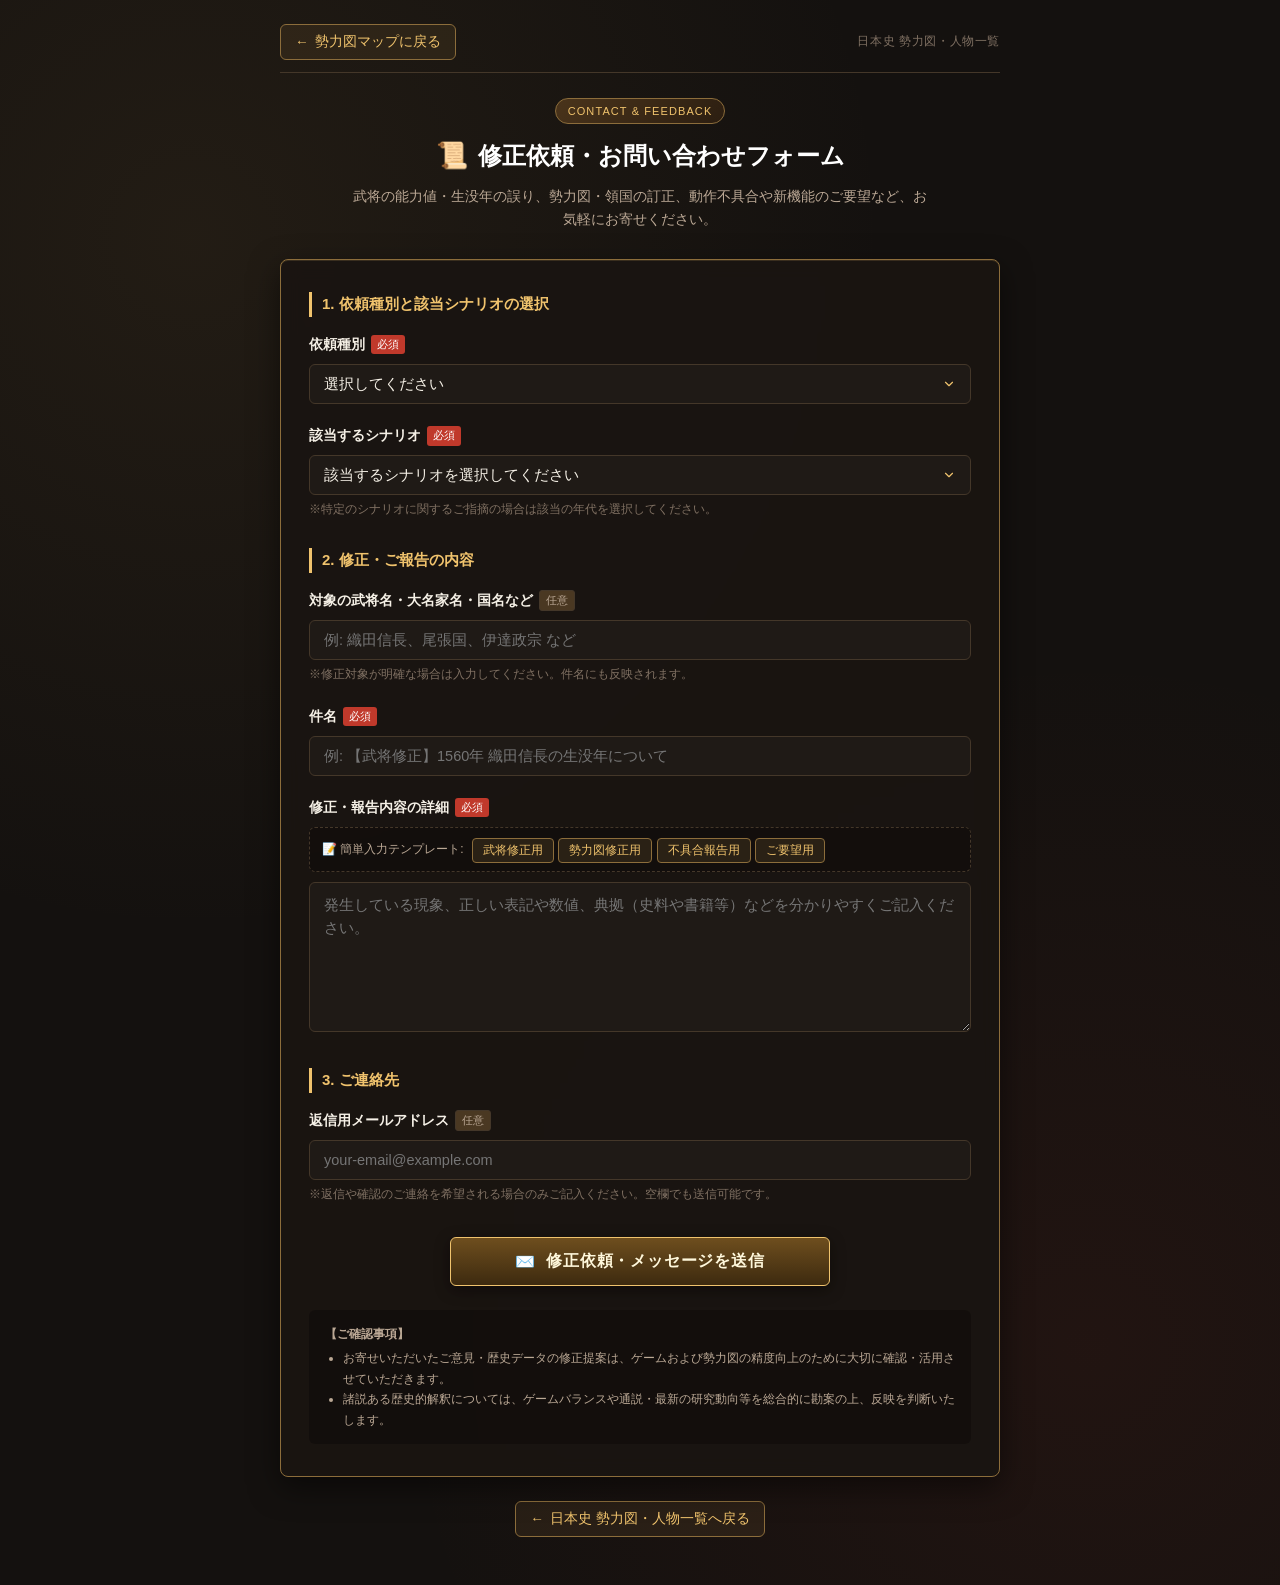
<file: form.html>
<!DOCTYPE html>
<html lang="ja">
<head>
  <meta charset="UTF-8">
  <meta name="viewport" content="width=device-width, initial-scale=1.0">
  <title>修正依頼・お問い合わせ | 日本史 勢力図・人物一覧</title>
  <style>
    :root {
      --bg-main: #14110f;
      --bg-card: rgba(26, 21, 18, 0.94);
      --bg-input: #1f1a16;
      --border-gold: #8c6d3b;
      --border-sub: #443729;
      --gold-bright: #f0c36d;
      --gold-hover: #ffd987;
      --text-main: #f5f0e6;
      --text-sub: #bba895;
      --text-muted: #807163;
      --accent-red: #c0392b;
      --accent-badge: #4a3822;
      --radius: 8px;
    }

    * {
      box-sizing: border-box;
      margin: 0;
      padding: 0;
    }

    body {
      font-family: "Hiragino Kaku Gothic ProN", "Yu Gothic", "Meiryo", sans-serif;
      background: var(--bg-main);
      background-image: 
        radial-gradient(circle at 15% 15%, rgba(140, 109, 59, 0.12) 0%, transparent 40%),
        radial-gradient(circle at 85% 85%, rgba(192, 57, 43, 0.08) 0%, transparent 40%);
      color: var(--text-main);
      min-height: 100vh;
      line-height: 1.65;
      padding: 24px 16px 48px;
    }

    .container {
      max-width: 720px;
      margin: 0 auto;
    }

    /* ヘッダーエリア */
    .top-bar {
      display: flex;
      justify-content: space-between;
      align-items: center;
      margin-bottom: 24px;
      padding-bottom: 12px;
      border-bottom: 1px solid var(--border-sub);
    }

    .back-link {
      display: inline-flex;
      align-items: center;
      gap: 6px;
      color: var(--gold-bright);
      text-decoration: none;
      font-size: 13.5px;
      font-weight: 500;
      padding: 6px 14px;
      background: rgba(140, 109, 59, 0.15);
      border: 1px solid var(--border-gold);
      border-radius: 6px;
      transition: all 0.2s ease;
    }

    .back-link:hover {
      background: rgba(140, 109, 59, 0.35);
      color: #fff;
      border-color: var(--gold-bright);
      transform: translateX(-2px);
    }

    .site-tag {
      font-size: 12px;
      color: var(--text-muted);
      letter-spacing: 0.05em;
    }

    /* タイトルセクション */
    .header-banner {
      text-align: center;
      margin-bottom: 28px;
    }

    .banner-badge {
      display: inline-block;
      font-size: 11px;
      letter-spacing: 0.1em;
      text-transform: uppercase;
      background: linear-gradient(135deg, #4a341b, #2c1e11);
      color: var(--gold-bright);
      border: 1px solid var(--border-gold);
      padding: 3px 12px;
      border-radius: 20px;
      margin-bottom: 10px;
    }

    .page-title {
      font-size: 24px;
      font-weight: bold;
      color: #fff;
      display: flex;
      align-items: center;
      justify-content: center;
      gap: 10px;
      margin-bottom: 8px;
    }

    .page-title .icon {
      font-size: 26px;
    }

    .lead-desc {
      font-size: 14px;
      color: var(--text-sub);
      max-width: 580px;
      margin: 0 auto;
    }

    /* カード本体 */
    .form-card {
      background: var(--bg-card);
      border: 1px solid var(--border-gold);
      border-radius: var(--radius);
      box-shadow: 0 10px 30px rgba(0, 0, 0, 0.5), inset 0 1px 0 rgba(240, 195, 109, 0.15);
      padding: 32px 28px;
      backdrop-filter: blur(10px);
    }

    /* フォーム項目 */
    .form-section-title {
      font-size: 15px;
      font-weight: bold;
      color: var(--gold-bright);
      border-left: 3px solid var(--gold-bright);
      padding-left: 10px;
      margin: 28px 0 16px;
      display: flex;
      align-items: center;
      justify-content: space-between;
    }

    .form-section-title:first-of-type {
      margin-top: 0;
    }

    .form-group {
      margin-bottom: 20px;
    }

    label {
      display: flex;
      align-items: center;
      gap: 6px;
      font-size: 14px;
      font-weight: 600;
      color: var(--text-main);
      margin-bottom: 8px;
    }

    .badge-req {
      background: var(--accent-red);
      color: #fff;
      font-size: 10.5px;
      font-weight: normal;
      padding: 1px 6px;
      border-radius: 3px;
    }

    .badge-opt {
      background: var(--accent-badge);
      color: var(--text-sub);
      font-size: 10.5px;
      font-weight: normal;
      padding: 1px 6px;
      border-radius: 3px;
      border: 1px solid var(--border-sub);
    }

    .field-hint {
      font-size: 12px;
      color: var(--text-muted);
      margin-top: 5px;
    }

    /* 入力パーツ */
    input[type="text"],
    input[type="email"],
    select,
    textarea {
      width: 100%;
      background: var(--bg-input);
      border: 1px solid var(--border-sub);
      border-radius: 6px;
      color: var(--text-main);
      font-size: 14.5px;
      font-family: inherit;
      padding: 11px 14px;
      transition: all 0.2s ease;
      outline: none;
    }

    input[type="text"]:focus,
    input[type="email"]:focus,
    select:focus,
    textarea:focus {
      border-color: var(--gold-bright);
      background: #25201b;
      box-shadow: 0 0 0 2px rgba(240, 195, 109, 0.2);
    }

    select {
      cursor: pointer;
      appearance: none;
      -webkit-appearance: none;
      background-image: url("data:image/svg+xml;charset=UTF-8,%3Csvg xmlns='http://www.w3.org/2000/svg' width='16' height='16' viewBox='0 0 24 24' fill='none' stroke='%23f0c36d' stroke-width='2' stroke-linecap='round' stroke-linejoin='round'%3E%3Cpolyline points='6 9 12 15 18 9'%3E%3C/polyline%3E%3C/svg%3E");
      background-repeat: no-repeat;
      background-position: right 14px center;
      background-size: 14px;
      padding-right: 38px;
    }

    select optgroup {
      background: #191410;
      color: var(--gold-bright);
      font-weight: bold;
      padding: 4px 0;
    }

    select option {
      background: #1f1a16;
      color: var(--text-main);
      padding: 4px 8px;
    }

    textarea {
      height: 150px;
      resize: vertical;
      line-height: 1.6;
    }

    /* テンプレート挿入ボタン群 */
    .template-bar {
      display: flex;
      flex-wrap: wrap;
      align-items: center;
      gap: 8px;
      margin-bottom: 10px;
      background: rgba(0, 0, 0, 0.25);
      padding: 8px 12px;
      border-radius: 6px;
      border: 1px dashed var(--border-sub);
    }

    .template-label {
      font-size: 12px;
      color: var(--text-sub);
      display: flex;
      align-items: center;
      gap: 4px;
    }

    .tmpl-btn {
      background: rgba(140, 109, 59, 0.2);
      border: 1px solid var(--border-gold);
      color: var(--gold-bright);
      font-size: 12px;
      padding: 3px 10px;
      border-radius: 4px;
      cursor: pointer;
      transition: all 0.15s ease;
    }

    .tmpl-btn:hover {
      background: rgba(240, 195, 109, 0.3);
      color: #fff;
    }

    /* 送信ボタンエリア */
    .submit-area {
      margin-top: 32px;
      text-align: center;
    }

    .btn-submit {
      display: inline-flex;
      align-items: center;
      justify-content: center;
      gap: 10px;
      width: 100%;
      max-width: 380px;
      background: linear-gradient(180deg, #6e4e1e 0%, #3d2a0f 100%);
      color: #fff8dc;
      border: 1px solid var(--gold-bright);
      border-radius: 6px;
      padding: 13px 28px;
      font-size: 16px;
      font-weight: bold;
      letter-spacing: 0.05em;
      cursor: pointer;
      box-shadow: 0 4px 15px rgba(0, 0, 0, 0.4);
      transition: all 0.2s ease;
    }

    .btn-submit:hover {
      background: linear-gradient(180deg, #876025 0%, #4f3614 100%);
      color: #fff;
      border-color: #ffd987;
      box-shadow: 0 6px 20px rgba(240, 195, 109, 0.25);
      transform: translateY(-1px);
    }

    .btn-submit:active {
      transform: translateY(1px);
    }

    /* 送信確認・注記 */
    .note-box {
      margin-top: 24px;
      padding: 14px 16px;
      background: rgba(0, 0, 0, 0.25);
      border-radius: 6px;
      font-size: 12px;
      color: var(--text-sub);
      line-height: 1.7;
    }

    .note-box ul {
      padding-left: 18px;
      margin-top: 4px;
    }

    /* レスポンシブ */
    @media (max-width: 600px) {
      body {
        padding: 16px 10px 36px;
      }
      .form-card {
        padding: 22px 16px;
      }
      .page-title {
        font-size: 20px;
      }
      .template-bar {
        flex-direction: column;
        align-items: flex-start;
      }
      .template-btns-group {
        display: flex;
        flex-wrap: wrap;
        gap: 6px;
      }
    }
  </style>
</head>
<body>

  <div class="container">
    <!-- ナビゲーションバー -->
    <div class="top-bar">
      <a href="./index.html" class="back-link" id="topBackLink">
        <span aria-hidden="true">←</span> 勢力図マップに戻る
      </a>
      <span class="site-tag">日本史 勢力図・人物一覧</span>
    </div>

    <!-- ヘッダー -->
    <header class="header-banner">
      <span class="banner-badge">CONTACT & FEEDBACK</span>
      <h1 class="page-title">
        <span class="icon" aria-hidden="true">📜</span>
        修正依頼・お問い合わせフォーム
      </h1>
      <p class="lead-desc">
        武将の能力値・生没年の誤り、勢力図・領国の訂正、動作不具合や新機能のご要望など、お気軽にお寄せください。
      </p>
    </header>

    <!-- フォーム本体 -->
    <main class="form-card">
      <form action="https://formspree.io/f/xqppdgpa" method="POST" id="feedbackForm">
        
        <!-- セクション1: 分類と対象シナリオ -->
        <div class="form-section-title">
          <span>1. 依頼種別と該当シナリオの選択</span>
        </div>

        <!-- 依頼種別 -->
        <div class="form-group">
          <label for="category">
            依頼種別
            <span class="badge-req">必須</span>
          </label>
          <select id="category" name="category" required>
            <option value="" disabled selected>選択してください</option>
            <option value="武将データ修正">🏯 武将データの修正（能力値・生没年・所属・列伝など）</option>
            <option value="勢力図・領国修正">🗺️ 勢力図・領国の修正（支配大名・国境・本拠地など）</option>
            <option value="年表・テキスト誤字修正">📜 年表・歴史解説・テキスト誤字脱字の修正</option>
            <option value="不具合・バグ報告">🐛 システムの不具合・バグ報告（表示崩れ、動作不良など）</option>
            <option value="新機能・仕様要望">💡 新機能・シナリオ追加のご要望</option>
            <option value="その他">✉️ その他・ご感想</option>
          </select>
        </div>

        <!-- 該当シナリオ選択メニュー -->
        <div class="form-group">
          <label for="scenario">
            該当するシナリオ
            <span class="badge-req">必須</span>
          </label>
          <select id="scenario" name="scenario" required>
            <option value="" disabled selected>該当するシナリオを選択してください</option>
            <option value="all_or_common">【全般・シナリオ共通 / 不問】</option>
        <optgroup label="━━ 古代・飛鳥・奈良 ━━">
          <option value="-663">【前663年】神武東征 (神武前紀戊午年)</option>
          <option value="97">【97年】ヤマトタケル西征 (景行27年)</option>
          <option value="240">【240年】邪馬台国と狗奴国（九州説） (正始元年)</option>
          <option value="240_yamato">【240年】邪馬台国の黎明と纏向（大和説） (正始元年)</option>
          <option value="645">【645年】乙巳の変・大化の改新 (皇極4年/大化元年)</option>
          <option value="672">【672年】壬申の乱 (天智10年/弘文元年)</option>
        </optgroup>
        <optgroup label="━━ 平安・院政・源平 ━━">
          <option value="801">【801年】東北征討 (延暦20年)</option>
          <option value="939">【939年】承平・天慶の乱 (天慶2年)</option>
          <option value="1019">【1019年】刀伊の入寇 (寛仁3年)</option>
          <option value="1028">【1028年】平忠常の乱 (長元元年)</option>
          <option value="1056">【1056年】前九年の役 (天喜四年)</option>
          <option value="1087">【1087年】後三年の役 (寛治元年)</option>
          <option value="1156">【1156年】保元の乱 (保元元年)</option>
          <option value="1159">【1159年】平治の乱 (平治元年)</option>
          <option value="1180">【1180年】治承・寿永の乱 (治承4年)</option>
          <option value="1183">【1183年】義仲入京 (寿永2年)</option>
          <option value="1184">【1184年】一の谷の戦い (寿永3年 (元暦元年))</option>
        </optgroup>
        <optgroup label="━━ 鎌倉・南北朝 ━━">
          <option value="1185">【1185年】壇ノ浦の戦い (元暦2年 (寿永4年))</option>
          <option value="1189">【1189年】義経追討 (文治5年)</option>
          <option value="1221">【1221年】承久の乱 (承久3年)</option>
          <option value="1274">【1274年】文永の役（元寇） (文永11年)</option>
          <option value="1331">【1331年】元弘の乱 (元弘元年)</option>
          <option value="1333">【1333年】建武の新政 (元弘3年 (正慶2年))</option>
          <option value="1336">【1336年】湊川の戦い (建武3年 (延元元年))</option>
          <option value="1350">【1350年】観応の擾乱 (観応元年 (正平5年))</option>
          <option value="1359">【1359年】筑後川の戦い (正平14年 (延文4年))</option>
          <option value="1391">【1391年】明徳の乱 (明徳2年)</option>
        </optgroup>
        <optgroup label="━━ 室町・戦国前中紀 ━━">
          <option value="1400">【1400年】伊達政宗の乱 (応永7年)</option>
          <option value="1438">【1438年】永享の乱 (永享10年)</option>
          <option value="1457">【1457年】堀越公方成立 (長禄元年 (享徳6年))</option>
          <option value="1467">【1467年】応仁の乱 (応仁元年)</option>
          <option value="1493">【1493年】明応の政変 (明応2年)</option>
          <option value="1495">【1495年】北条早雲の野望 (明応4年)</option>
          <option value="1531">【1531年】大物崩れの戦い (享禄4年)</option>
          <option value="1538">【1538年】国府台合戦 (天文7年)</option>
          <option value="1546">【1546年】河越夜戦 (天文15年)</option>
          <option value="1555">【1555年】厳島の戦い (弘治元年)</option>
          <option value="1560">【1560年】桶狭間の戦い (永禄3年)</option>
        </optgroup>
        <optgroup label="━━ 織豊（安土桃山） ━━">
          <option value="1570">【1570年】信長包囲網 (元亀元年)</option>
          <option value="1573">【1573年】三方ヶ原の戦い (元亀4年)</option>
          <option value="1576">【1576年】木津川口の戦い (天正4年)</option>
          <option value="1577">【1577年】手取川の戦い (天正5年)</option>
          <option value="1582">【1582年】本能寺の変前夜 (天正10年)</option>
          <option value="1584">【1584年】小牧長久手の戦い (天正十二年)</option>
          <option value="1587">【1587年】秀吉の九州征伐 (天正十五年)</option>
          <option value="1590">【1590年】小田原征伐 (天正18年)</option>
          <option value="1592">【1592年】文禄の役 (文禄元年)</option>
          <option value="1600">【1600年】関ヶ原の戦い (慶長5年)</option>
        </optgroup>
        <optgroup label="━━ 江戸時代 ━━">
          <option value="1614">【1614年】大坂の陣 (慶長19年)</option>
          <option value="1637">【1637年】島原の乱 (寛永14年)</option>
          <option value="1651">【1651年】慶安の変 (慶安4年)</option>
          <option value="1702">【1702年】赤穂浪士討ち入り (元禄15年)</option>
          <option value="1721">【1721年】享保の改革 (享保6年)</option>
          <option value="1789">【1789年】寛政の改革 (寛政元年)</option>
          <option value="1837">【1837年】大塩平八郎の乱 (天保8年)</option>
        </optgroup>
        <optgroup label="━━ 幕末・維新 ━━">
          <option value="1853">【1853年】ペリー来航 (嘉永6年)</option>
          <option value="1860">【1860年】桜田門外の変 (万延元年)</option>
          <option value="1866">【1866年】薩長同盟 (慶応2年)</option>
          <option value="1868">【1868年】戊辰戦争 (慶応4年 (明治元年))</option>
          <option value="1877">【1877年】西南戦争 (明治10年)</option>
        </optgroup>
        <optgroup label="━━ 特別シナリオ ━━">
          <option value="allstar_feudal">【1582年】全領国オールスター群雄割拠 (百花繚乱元年)</option>
        </optgroup>
          </select>
          <div class="field-hint">※特定のシナリオに関するご指摘の場合は該当の年代を選択してください。</div>
        </div>

        <!-- セクション2: 修正内容の詳細 -->
        <div class="form-section-title">
          <span>2. 修正・ご報告の内容</span>
        </div>

        <!-- 対象の名称 -->
        <div class="form-group">
          <label for="target_name">
            対象の武将名・大名家名・国名など
            <span class="badge-opt">任意</span>
          </label>
          <input type="text" id="target_name" name="target_name" placeholder="例: 織田信長、尾張国、伊達政宗 など">
          <div class="field-hint">※修正対象が明確な場合は入力してください。件名にも反映されます。</div>
        </div>

        <!-- 件名 -->
        <div class="form-group">
          <label for="title">
            件名
            <span class="badge-req">必須</span>
          </label>
          <input type="text" id="title" name="title" placeholder="例: 【武将修正】1560年 織田信長の生没年について" required>
        </div>

        <!-- 本文・詳細 -->
        <div class="form-group">
          <label for="detail">
            修正・報告内容の詳細
            <span class="badge-req">必須</span>
          </label>

          <!-- テンプレート簡単入力バー -->
          <div class="template-bar">
            <span class="template-label">📝 簡単入力テンプレート:</span>
            <div class="template-btns-group">
              <button type="button" class="tmpl-btn" data-tmpl="officer">武将修正用</button>
              <button type="button" class="tmpl-btn" data-tmpl="map">勢力図修正用</button>
              <button type="button" class="tmpl-btn" data-tmpl="bug">不具合報告用</button>
              <button type="button" class="tmpl-btn" data-tmpl="feature">ご要望用</button>
            </div>
          </div>

          <textarea id="detail" name="detail" placeholder="発生している現象、正しい表記や数値、典拠（史料や書籍等）などを分かりやすくご記入ください。" required></textarea>
        </div>

        <!-- セクション3: ご連絡先（任意） -->
        <div class="form-section-title">
          <span>3. ご連絡先</span>
        </div>

        <div class="form-group">
          <label for="email">
            返信用メールアドレス
            <span class="badge-opt">任意</span>
          </label>
          <input type="email" id="email" name="_replyto" placeholder="your-email@example.com">
          <div class="field-hint">※返信や確認のご連絡を希望される場合のみご記入ください。空欄でも送信可能です。</div>
        </div>

        <!-- 送信ボタン -->
        <div class="submit-area">
          <button type="submit" class="btn-submit" id="submitBtn">
            <span aria-hidden="true">✉️</span> 修正依頼・メッセージを送信
          </button>
        </div>

        <!-- 送信上の注意事項 -->
        <div class="note-box">
          <strong>【ご確認事項】</strong>
          <ul>
            <li>お寄せいただいたご意見・歴史データの修正提案は、ゲームおよび勢力図の精度向上のために大切に確認・活用させていただきます。</li>
            <li>諸説ある歴史的解釈については、ゲームバランスや通説・最新の研究動向等を総合的に勘案の上、反映を判断いたします。</li>
          </ul>
        </div>

      </form>
    </main>

    <!-- フッター戻るリンク -->
    <div style="text-align: center; margin-top: 24px;">
      <a href="./index.html" class="back-link">
        <span aria-hidden="true">←</span> 日本史 勢力図・人物一覧へ戻る
      </a>
    </div>

  </div>

  <script>
    (function() {
      var categorySelect = document.getElementById('category');
      var scenarioSelect = document.getElementById('scenario');
      var targetInput = document.getElementById('target_name');
      var titleInput = document.getElementById('title');
      var detailTextarea = document.getElementById('detail');
      var tmplButtons = document.querySelectorAll('.tmpl-btn');

      // 1. URLパラメータからシナリオを自動選択
      var urlParams = new URLSearchParams(window.location.search);
      var paramScenario = urlParams.get('scenario');
      if (paramScenario) {
        // optionの中からvalueが一致するものを探す
        for (var i = 0; i < scenarioSelect.options.length; i++) {
          if (scenarioSelect.options[i].value === paramScenario) {
            scenarioSelect.selectedIndex = i;
            break;
          }
        }
      }

      // 2. 件名の自動サジェスト（未入力または自動生成されたものの場合に更新）
      var userEditedTitle = false;
      titleInput.addEventListener('input', function() {
        userEditedTitle = titleInput.value.trim().length > 0;
      });

      function updateTitleSuggestion() {
        if (userEditedTitle) return;
        var cat = categorySelect.value || '';
        var scOpt = scenarioSelect.options[scenarioSelect.selectedIndex];
        var scText = (scOpt && scOpt.value && scOpt.value !== 'all_or_common') ? scOpt.textContent.replace(/^【.*?】/, '').replace(/\(.*\)/, '').trim() : '';
        var scYear = '';
        if (scOpt && scOpt.textContent.match(/【(.*?)】/)) {
          scYear = RegExp.$1;
        }
        var target = targetInput.value.trim();

        if (!cat && !scText && !target) return;

        var parts = [];
        if (cat) parts.push('【' + cat + '】');
        if (scYear) {
          parts.push(scYear + (scText ? ' ' + scText : ''));
        } else if (scText) {
          parts.push(scText);
        }
        if (target) {
          parts.push(parts.length > 0 ? '- ' + target : target);
        }

        if (parts.length > 0) {
          titleInput.value = parts.join(' ');
        }
      }

      categorySelect.addEventListener('change', updateTitleSuggestion);
      scenarioSelect.addEventListener('change', updateTitleSuggestion);
      targetInput.addEventListener('input', updateTitleSuggestion);

      // 3. テンプレート挿入機能
      var templates = {
        officer: [
          '【対象武将】',
          '【該当シナリオ】',
          '【現在の記載（誤）】',
          '【正しい情報（正）】',
          '【出典・根拠・参考史料（任意）】',
          '【詳細・備考】'
        ].join('\n'),
        map: [
          '【該当の国・城・地域】',
          '【該当シナリオ】',
          '【現在の勢力・支配大名】',
          '【正しい勢力・支配大名】',
          '【出典・根拠（任意）】',
          '【詳細・備考】'
        ].join('\n'),
        bug: [
          '【発生した現象・不具合】',
          '【発生した画面・操作手順】',
          '【ご利用の環境】（例: Windows 11 Edge / iPhone Safari など）',
          '【詳細・備考】'
        ].join('\n'),
        feature: [
          '【ご要望・アイデアの種類】（新機能 / 新シナリオ / UI改善 など）',
          '【具体的な内容・希望する動作】',
          '【理由・背景など】'
        ].join('\n')
      };

      tmplButtons.forEach(function(btn) {
        btn.addEventListener('click', function() {
          var key = btn.getAttribute('data-tmpl');
          var tmpl = templates[key];
          if (!tmpl) return;

          if (detailTextarea.value.trim() !== '') {
            if (!confirm('入力欄の内容をテンプレートに置き換えますか？（追記したい場合はキャンセルを押してください）')) {
              detailTextarea.value = detailTextarea.value.trim() + '\n\n' + tmpl;
              detailTextarea.focus();
              return;
            }
          }
          detailTextarea.value = tmpl;
          detailTextarea.focus();
        });
      });

      // 4. 送信時のボタン状態変更（二重送信防止）
      var form = document.getElementById('feedbackForm');
      var submitBtn = document.getElementById('submitBtn');
      form.addEventListener('submit', function() {
        submitBtn.disabled = true;
        submitBtn.style.opacity = '0.7';
        submitBtn.innerHTML = '<span>⏳ 送信中...</span>';
      });

    })();
  </script>
</body>
</html>
</file>
<file: css/encyclopedia.css>
/* ===== 武将名鑑・大名名鑑 ===== */
.meikan-top-btn { background: linear-gradient(135deg, #4a1c10 0%, #2a0f08 60%, #140704 100%) !important; box-shadow: 0 0 14px rgba(231,76,60,.3), inset 0 0 8px rgba(255,215,0,.15) !important; }

.mk-overlay { position: fixed; inset: 0; z-index: 100000; display: flex; align-items: center; justify-content: center;
  background: radial-gradient(ellipse at center, rgba(30,18,10,.82), rgba(0,0,0,.92)); backdrop-filter: blur(4px);
  opacity: 0; transition: opacity .2s ease; font-family: 'Sawarabi Mincho', serif; color: var(--text-color, #f7f1e3); }
.mk-overlay.show { opacity: 1; }
.mk-card { width: min(1500px, 96vw); height: min(900px, 94vh); display: flex; flex-direction: column; box-sizing: border-box;
  background: linear-gradient(160deg, #1d140e 0%, #120c08 55%, #0b0705 100%); border: 2px solid #c29e49; border-radius: 14px;
  box-shadow: 0 0 0 1px #4a3a28 inset, 0 0 40px rgba(212,175,55,.25), 0 20px 60px rgba(0,0,0,.7);
  transform: translateY(14px) scale(.98); transition: transform .25s ease; overflow: hidden; position: relative; }
.mk-overlay.show .mk-card { transform: none; }
.mk-card::before { content: ''; position: absolute; inset: 6px; border: 1px solid rgba(212,175,55,.22); border-radius: 10px; pointer-events: none; }
.mk-head { display: flex; align-items: center; gap: 16px; padding: 14px 22px; border-bottom: 1px solid #4a3a28;
  background: linear-gradient(90deg, rgba(139,0,0,.35), rgba(0,0,0,0) 60%); }
.mk-title { display: flex; align-items: baseline; gap: 10px; font-family: 'Yuji Boku','Sawarabi Mincho',serif; font-size: 22pt; color: #ffd700;
  text-shadow: 0 0 12px rgba(212,175,55,.5); letter-spacing: .12em; }
.mk-title small { font-size: 16px; color: #c8b9ab; letter-spacing: .08em; font-family: 'Sawarabi Mincho',serif; text-shadow: none; }
.mk-tabs { display: flex; gap: 6px; margin-left: auto; }
.mk-tab { padding: 6px 16px; border-radius: 18px; border: 1px solid #8c734b; background: rgba(0,0,0,.35); color: #c8b9ab; cursor: pointer; font: inherit; transition: all .2s; }
.mk-tab:hover { color: #fff; border-color: #d4af37; }
.mk-tab.on { background: linear-gradient(135deg,#d4af37,#9a7b2c); color: #1a0f05; border-color: #ffd700; font-weight: bold; }
.mk-close { width: 40px; height: 40px; border-radius: 50%; border: 1.5px solid #d4af37; background: rgba(139,0,0,.6); color: #fff; font-size: 16pt; cursor: pointer; transition: all .2s; }
.mk-close:hover { background: #c0392b; transform: rotate(90deg); }
.mk-body { flex: 1; min-height: 0; display: flex; flex-direction: column; padding: 12px 18px 16px; gap: 10px; }
.mk-loading, .mk-empty { margin: auto; color: #c8b9ab; text-align: center; line-height: 2; font-size: 12pt; }
.mk-empty::before { content: '巻'; display: block; font-family: 'Yuji Boku',serif; font-size: 64pt; color: rgba(212,175,55,.18); line-height: 1.2; }

.mk-filters { display: flex; flex-wrap: wrap; gap: 10px; align-items: flex-end; }
.mk-f { display: flex; flex-direction: column; gap: 3px; font-size: 16px; color: #d4af37; min-width: 130px; flex: 1 1 140px; }
.mk-f-search { flex: 2 1 240px; }
.mk-f-chk { flex-direction: row; align-items: center; gap: 6px; color: #c8b9ab; flex: 0 0 auto; padding-bottom: 8px; }
.mk-f input[type=search], .mk-f select { height: 34px; box-sizing: border-box; padding: 0 10px; border-radius: 8px; border: 1px solid #8c734b;
  background: rgba(0,0,0,.45); color: #f7f1e3; font: inherit; font-size: 16px; outline: none; transition: border-color .2s, box-shadow .2s; }
.mk-f input:focus, .mk-f select:focus { border-color: #ffd700; box-shadow: 0 0 0 3px rgba(212,175,55,.2); }
.mk-f select option, .mk-f select optgroup { background: #1d140e; color: #f7f1e3; }
.mk-reset { height: 34px; padding: 0 14px; border-radius: 8px; border: 1px solid #8c734b; background: rgba(139,0,0,.35); color: #f7f1e3; cursor: pointer; font: inherit; }
.mk-reset:hover { border-color: #ffd700; }
.mk-eras { display: flex; gap: 6px; flex-wrap: wrap; }
.mk-chip { padding: 3px 12px; border-radius: 14px; border: 1px solid #4a3a28; background: rgba(255,255,255,.03); color: #c8b9ab; cursor: pointer; font: inherit; font-size: 16px; transition: all .15s; }
.mk-chip:hover { border-color: #d4af37; color: #fff; }
.mk-chip.on { background: #8b0000; border-color: #ffd700; color: #fff; box-shadow: 0 0 10px rgba(231,76,60,.4); }

.mk-main { flex: 1; min-height: 0; display: grid; grid-template-columns: minmax(300px, 380px) 1fr; gap: 14px; }
.mk-listwrap { display: flex; flex-direction: column; min-height: 0; background: rgba(0,0,0,.28); border: 1px solid #4a3a28; border-radius: 10px; }
.mk-count { padding: 7px 12px; font-size: 16px; color: #c8b9ab; border-bottom: 1px solid #4a3a28; }
.mk-count b { color: #ffd700; font-size: 12pt; }
.mk-list { flex: 1; overflow-y: auto; position: relative; scrollbar-color: #8c734b transparent; }
.mk-vrows { position: absolute; inset: 0 0 auto 0; }
.mk-row { position: absolute; left: 6px; right: 6px; display: flex; align-items: center; gap: 10px; padding: 0 10px 0 0; box-sizing: border-box;
  border-radius: 8px; background: linear-gradient(90deg, rgba(36,28,22,.95), rgba(24,18,14,.9)); border: 1px solid #3a2d1f; cursor: pointer; overflow: hidden; transition: background .15s, border-color .15s; margin-top: 3px; }
.mk-row:hover { border-color: #c29e49; background: linear-gradient(90deg, rgba(60,42,26,.95), rgba(30,22,16,.9)); }
.mk-row.sel { border-color: #ffd700; box-shadow: 0 0 12px rgba(212,175,55,.35) inset; }
.mk-row-bar { width: 5px; align-self: stretch; flex: none; }
.mk-row-kamon { flex: none; display: flex; }
.mk-row-main { flex: 1; min-width: 0; }
.mk-row-name { font-size: 12pt; font-weight: bold; white-space: nowrap; overflow: hidden; text-overflow: ellipsis; }
.mk-row-sub { font-size: 16px; color: #a8998b; white-space: nowrap; overflow: hidden; text-overflow: ellipsis; margin-top: 2px; }
.mk-row-side { display: flex; flex-direction: column; align-items: flex-end; gap: 3px; flex: none; }
.mk-row-total { color: #ffd700; font-family: 'Dela Gothic One',sans-serif; font-size: 16px; }
.mk-row-total small { font-size: 16px; color: #c8b9ab; }
.mk-badge { font-style: normal; font-size: 16px; margin-left: 6px; padding: 1px 5px; border-radius: 4px; background: #8b0000; color: #ffd700; vertical-align: middle; }
.mk-era-tag { font-size: 16px; padding: 1px 6px; border-radius: 8px; border: 1px solid #8c734b; color: #e8d9b0; }
.mk-kamon { display: inline-block; border-radius: 50%; flex: none; }
.mk-kamon-fb { display: inline-flex; align-items: center; justify-content: center; color: #fff; border: 1.5px solid #d4af37; font-family: 'Yuji Boku',serif; box-sizing: border-box; }

.mk-detail { min-height: 0; overflow-y: auto; border-radius: 10px; border: 1px solid #4a3a28; background: rgba(0,0,0,.22); display: flex; scrollbar-color: #8c734b transparent; }
.mk-dcard { flex: 1; padding: 16px 18px; display: flex; flex-direction: column; gap: 12px; animation: mkIn .3s ease; min-width: 0; }
@keyframes mkIn { from { opacity: 0; transform: translateY(8px); } to { opacity: 1; transform: none; } }
.mk-dhead { display: flex; gap: 18px; align-items: center; padding: 14px 18px; border-radius: 12px;
  background: linear-gradient(110deg, color-mix(in srgb, var(--clan) 55%, #000) 0%, rgba(20,14,10,.9) 70%); border: 1px solid #c29e49; }
.mk-dkamon { filter: drop-shadow(0 0 10px rgba(255,215,0,.45)); }
.mk-dname { font-family: 'Yuji Boku','Sawarabi Mincho',serif; font-size: 26pt; color: #fff; letter-spacing: .06em; text-shadow: 0 2px 6px #000; }
.mk-dname rt { font-family: 'Sawarabi Mincho',serif; font-size: 16px; color: #e8d9b0; letter-spacing: .1em; }
.mk-dmeta { display: flex; flex-wrap: wrap; gap: 6px; margin-top: 6px; font-family: 'Sawarabi Mincho',serif; }
.mk-pill { font-size: 16px; padding: 2px 10px; border-radius: 12px; color: #fff; border: 1px solid rgba(255,215,0,.5); text-shadow: 0 1px 2px #000; letter-spacing: 0; }
.mk-pill.ghost { background: rgba(0,0,0,.35); }
.mk-pill.gold { background: linear-gradient(135deg,#d4af37,#9a7b2c); color: #1a0f05; text-shadow: none; font-weight: bold; }
.mk-life { font-family: 'Sawarabi Mincho',serif; font-size: 16px; color: #e8d9b0; margin-top: 6px; letter-spacing: 0; }
.mk-dgrid { display: grid; grid-template-columns: 3fr 2fr; gap: 12px; }
.mk-panel { padding: 12px 14px; border-radius: 10px; background: rgba(36,28,22,.7); border: 1px solid #4a3a28; min-width: 0; }
.mk-panel h4 { margin: 0 0 8px; color: #d4af37; font-size: 16px; letter-spacing: .15em; border-left: 3px solid #8b0000; padding-left: 8px; }
.mk-panel h4 small { color: #a8998b; letter-spacing: 0; font-weight: normal; }
.mk-statwrap { display: flex; gap: 18px; align-items: stretch; }
.mk-total { flex: none; width: 110px; display: flex; flex-direction: column; align-items: center; justify-content: center; border-radius: 10px;
  background: radial-gradient(circle at 50% 35%, color-mix(in srgb, var(--clan) 45%, #000), rgba(0,0,0,.5)); border: 1px solid #c29e49; }
.mk-total span { font-size: 16px; color: #d4af37; letter-spacing: .2em; }
.mk-total b { font-family: 'Dela Gothic One',sans-serif; font-size: 26pt; color: #ffd700; text-shadow: 0 0 10px rgba(255,215,0,.5); line-height: 1.2; }
.mk-total small { font-size: 16px; color: #a8998b; }
.mk-bars { flex: 1; display: flex; flex-direction: column; justify-content: center; gap: 14px; }
.mk-stat { display: grid; grid-template-columns: 64px 1fr 40px; align-items: center; gap: 8px; font-size: 16px; }
.mk-stat b { text-align: right; font-family: 'Dela Gothic One',sans-serif; color: #f7f1e3; }
.mk-stat b.hi { color: #ffd700; text-shadow: 0 0 6px rgba(255,215,0,.6); }
.mk-stat.total { border-top: 1px dashed #4a3a28; padding-top: 6px; }
.mk-stat.total b { color: #ffd700; }
.mk-bar { height: 14px; border-radius: 7px; background: rgba(0,0,0,.5); overflow: hidden; border: 1px solid #3a2d1f; }
.mk-bar i { display: block; height: 100%; border-radius: 5px; animation: mkGrow .6s ease; transform-origin: left; }
@keyframes mkGrow { from { transform: scaleX(0); } }
.mk-skill { font-size: 13pt; color: #ffd700; padding: 8px 12px; border-radius: 8px; background: rgba(139,0,0,.3); border: 1px solid #8b0000; display: inline-block; }
.mk-note { font-size: 16px; color: #a8998b; margin-top: 8px; line-height: 1.7; }
.mk-lore { margin: 0; line-height: 1.95; font-size: 16px; text-indent: 1em; }
.mk-aps { display: flex; flex-direction: column; gap: 4px; max-height: 260px; overflow-y: auto; }
.mk-ap { display: grid; grid-template-columns: 56px 1fr auto auto; gap: 10px; align-items: center; font-size: 16px; padding: 4px 8px; border-radius: 6px; background: rgba(0,0,0,.25); }
.mk-ap-y { color: #ffd700; font-family: 'Dela Gothic One',sans-serif; }
.mk-ap-t { white-space: nowrap; overflow: hidden; text-overflow: ellipsis; }
.mk-ap-c { border-left: 4px solid; padding-left: 6px; }
.mk-ap-p { color: #a8998b; }

.mk-tl-head { display: flex; align-items: baseline; gap: 12px; flex-wrap: wrap; margin-bottom: 6px; }
.mk-tl-year { font-family: inherit; font-size: 18pt; font-weight: 400; color: #ffd700; text-shadow: none; -webkit-text-stroke: 0; letter-spacing: .03em; }
.mk-tl-title { font-size: 16px; flex: 1; }
.mk-tl-count { font-size: 16px; color: #c8b9ab; }
.mk-tl-count b { font-size: 16pt; color: var(--clan); filter: brightness(1.6); }
.mk-map { border-radius: 10px; background: radial-gradient(ellipse at 60% 40%, #0f2433, #07121b); border: 1px solid #4a3a28; padding: 6px; }
.mk-svgmap { width: 100%; height: 340px; display: block; }
.mk-svgmap path { stroke: #0b0705; stroke-width: .6; opacity: .28; transition: fill .5s ease, opacity .5s ease; }
.mk-svgmap path.own { opacity: 1; stroke: #ffd700; stroke-width: 1.1; filter: drop-shadow(0 0 3px rgba(255,215,0,.5)); }
.mk-tl-ctrl { display: flex; align-items: center; gap: 8px; margin-top: 8px; }
.mk-tl-ctrl button { height: 32px; min-width: 38px; padding: 0 12px; border-radius: 16px; border: 1px solid #d4af37; background: rgba(0,0,0,.4); color: #ffd700; cursor: pointer; font: inherit; }
.mk-tl-ctrl button:hover, .mk-tl-ctrl button.on { background: #8b0000; color: #fff; }
.mk-tl-range { flex: 1; accent-color: #d4af37; }
.mk-tl-ticks { display: flex; gap: 4px; overflow-x: auto; padding: 6px 0 2px; scrollbar-width: thin; }
.mk-tl-ticks button { flex: none; font-size: 16px; padding: 2px 8px; border-radius: 10px; border: 1px solid #4a3a28; background: rgba(0,0,0,.3); color: #c8b9ab; cursor: pointer; }
.mk-tl-ticks button.on { border-color: #ffd700; background: #d4af37; color: #1a0f05; font-weight: bold; }
.mk-tl-provs { display: flex; flex-wrap: wrap; gap: 4px; margin-top: 6px; }
.mk-tl-provs span { font-size: 16px; padding: 1px 7px; border-radius: 4px; background: color-mix(in srgb, var(--clan) 45%, #000); border: 1px solid rgba(212,175,55,.4); }

@media (max-width: 900px) {
  .mk-main { grid-template-columns: 1fr; grid-template-rows: 40% 60%; }
  .mk-dgrid { grid-template-columns: 1fr; }
  .mk-title small { display: none; }
}
.mk-mappanel h4, .mk-tl-head, .mk-tl-head * { font-weight: 400 !important; text-shadow: none !important; -webkit-text-stroke: 0 !important; }

/* batch8: 並び順ボタン */
.mk-f.mk-f-sort { flex: 0 0 auto; min-width: 0; }
.mk-sortbar { display: flex; flex-wrap: nowrap; gap: 3px; }
.mk-sb { padding: 5px 7px; font-size: 16px; white-space: nowrap; background: rgba(40,30,20,.85); color: #e8dcc4; border: 1px solid #6b5536; border-radius: 4px; cursor: pointer; line-height: 1.2; }
.mk-sb:hover { border-color: #d4af37; }
.mk-sb.on { background: linear-gradient(180deg,#8e5b1f,#5a3a14); color: #ffd76a; border-color: #d4af37; font-weight: 700; }
.mk-sb i { font-style: normal; font-size: 16px; margin-left: 2px; }
.mk-row-total { display: flex; flex-direction: column; align-items: flex-end; line-height: 1.1; }
.mk-row-total .mk-vl { font-family: sans-serif; font-size: 16px; color: #b9a98f; }
.mk-row-total { flex-direction: row !important; align-items: baseline !important; gap: 3px; white-space: nowrap; }

/* batch9: 本拠ワンポイント地図 */
.mk-dhead .mk-dname { flex: 1 1 auto; min-width: 0; }
.mk-minimap { flex: 0 0 auto; width: 150px; display: flex; flex-direction: column; align-items: center; gap: 2px; margin-left: auto; }
.mk-minimap svg { width: 150px; height: 104px; display: block; }
.mk-mm-base path { fill: rgba(212,175,55,.16); stroke: rgba(212,175,55,.32); stroke-width: .6; vector-effect: non-scaling-stroke; }
.mk-mm-hi { fill: #ffd76a; stroke: #fff6cf; stroke-width: 1.2; vector-effect: non-scaling-stroke; filter: drop-shadow(0 0 3px #ffcf4a) drop-shadow(0 0 7px rgba(255,190,60,.8)); animation: mkGlow 2.4s ease-in-out infinite; }
@keyframes mkGlow { 50% { fill: #fff1b0; } }
.mk-minimap span { font-size: 16px; color: #e8d9a8; letter-spacing: .05em; }
.mk-era-tag.era-gendai { background: #2c4a6b; color: #dfeaf7; }
.mk-minimap svg { background: rgba(10,8,6,.45); border: 1px solid rgba(212,175,55,.35); border-radius: 8px; padding: 4px; box-sizing: border-box; }
.mk-mm-base path { fill: rgba(240,225,190,.30); stroke: rgba(255,240,200,.35); }

/* meikan4: 全文字16px以上 */
.mk-overlay input, .mk-overlay select, .mk-overlay option, .mk-overlay button, .mk-overlay small, .mk-panel h4 small { font-size: 16px !important; }
.mk-sb { padding: 4px 6px; }

/* ===== スマートフォン対応（デスクトップでは以下のモバイル専用要素は非表示） ===== */
.mk-sb-ic, .mk-mtool, .mk-back, .mk-fdone { display: none; }
@media (max-width: 768px), (pointer: coarse) and (max-width: 500px), (pointer: coarse) and (max-height: 500px) {
  .mk-overlay { align-items: stretch; justify-content: stretch; backdrop-filter: none; }
  .mk-overlay, .mk-overlay * { font-size: max(16px, 1em); }
  .mk-card { width: 100vw; height: 100dvh; max-width: none; border-radius: 0; border: none; padding-top: env(safe-area-inset-top); }
  .mk-card::before { display: none; }
  .mk-head { gap: 6px; padding: 6px 8px; flex-wrap: nowrap; }
  .mk-title { font-size: 18px; letter-spacing: .04em; gap: 4px; white-space: nowrap; min-width: 0; }
  .mk-title small { display: none; }
  .mk-in-detail .mk-title { display: none; }
  .mk-tabs { gap: 4px; }
  .mk-tab { min-height: 44px; padding: 0 10px; font-size: 16px; }
  .mk-close { width: 44px; height: 44px; flex: none; font-size: 18px; }
  .mk-back { display: none; min-height: 44px; padding: 0 12px; border-radius: 22px; border: 1px solid #d4af37; background: rgba(0,0,0,.45); color: #ffd700; font: inherit; font-size: 16px; cursor: pointer; flex: none; }
  .mk-in-detail .mk-back { display: inline-block; }
  .mk-in-detail .mk-tabs { margin-left: auto; }
  .mk-body { padding: 6px 8px calc(8px + env(safe-area-inset-bottom)); gap: 6px; position: relative; }

  /* ツールバー：絞り込みボタン＋並び替え */
  .mk-mtool { display: flex; align-items: center; gap: 6px; min-width: 0; }
  .mk-fbtn { position: relative; flex: none; width: 44px; height: 44px; border-radius: 10px; border: 1px solid #d4af37; background: rgba(0,0,0,.45); color: #ffd700; font-size: 22px; cursor: pointer; line-height: 1; transform: none; }
  .mk-filt-open .mk-fbtn { background: #8b0000; color: #fff; }
  .mk-fdot { display: none; position: absolute; top: 5px; right: 5px; width: 9px; height: 9px; border-radius: 50%; background: #e74c3c; box-shadow: 0 0 0 2px #120c08; }
  .mk-fbtn.active .mk-fdot { display: block; }
  .mk-msort { flex: 1; min-width: 0; }
  .mk-msort .mk-f-sort { flex-direction: row; align-items: center; min-width: 0; }
  .mk-msort .mk-f-sort > span { display: none; }
  .mk-sortbar { overflow-x: auto; gap: 4px; scrollbar-width: none; -webkit-overflow-scrolling: touch; }
  .mk-sortbar::-webkit-scrollbar { display: none; }
  .mk-sb { flex: 1 0 auto; min-width: 44px; height: 44px; padding: 0 6px; display: inline-flex; align-items: center; justify-content: center; gap: 1px; border-radius: 8px; }
  .mk-sb-ic { display: inline; font-weight: 400; font-size: 18px; }
  .mk-sb-l { display: none; }
  .mk-sb i { margin-left: 1px; }

  /* 絞り込みシート */
  .mk-filters { display: none; position: absolute; left: 0; right: 0; top: 56px; z-index: 5; flex-direction: column; flex-wrap: nowrap; align-items: stretch; gap: 10px;
    max-height: calc(100% - 64px); overflow-y: auto; padding: 12px; box-sizing: border-box;
    background: #1a120c; border-top: 1px solid #c29e49; border-bottom: 2px solid #c29e49; box-shadow: 0 12px 30px rgba(0,0,0,.8); }
  .mk-filt-open .mk-filters { display: flex; }
  .mk-f { flex: none; min-width: 0; }
  .mk-f input[type=search], .mk-f select { height: 44px; width: 100%; }
  .mk-f-chk { min-height: 44px; padding: 0; }
  .mk-f-chk input { width: 24px; height: 24px; }
  .mk-reset, .mk-fdone { height: 44px; font-size: 16px; }
  .mk-fdone { display: block; border-radius: 8px; border: 1px solid #d4af37; background: linear-gradient(135deg,#d4af37,#9a7b2c); color: #1a0f05; font: inherit; font-weight: bold; cursor: pointer; }
  .mk-eras { display: none; }

  /* 一覧 → 詳細 の2段階 */
  .mk-main { display: flex; flex-direction: column; gap: 0; }
  .mk-listwrap { flex: 1; min-height: 0; }
  .mk-detail { display: none; flex: 1; }
  .mk-detail-open .mk-listwrap, .mk-detail-open .mk-mtool, .mk-detail-open .mk-filters { display: none; }
  .mk-detail-open .mk-detail { display: flex; }
  .mk-row-name { font-size: 17px; }
  .mk-row { gap: 8px; padding-right: 8px; }

  /* 詳細 */
  .mk-dcard { padding: 8px; }
  .mk-dhead { flex-wrap: wrap; gap: 10px; padding: 10px; }
  .mk-dkamon svg, .mk-dkamon .mk-kamon { width: 52px !important; height: 52px !important; }
  .mk-dname { font-size: 20px; }
  .mk-dgrid { grid-template-columns: 1fr; }
  .mk-minimap { width: 100%; margin-left: 0; }
  .mk-minimap svg { width: 100%; height: auto; aspect-ratio: 3 / 2; touch-action: pan-y; }
  .mk-ap { grid-template-columns: auto 1fr; gap: 4px 10px; }
  .mk-map svg { width: 100%; height: auto; max-height: 60vh; touch-action: pan-y; }
  .mk-tl-year { font-size: 20px; }
  .mk-tl-title { flex: 1 1 100%; order: 3; }
  .mk-tl-ctrl { flex-wrap: wrap; }
  .mk-tl-ctrl button { height: 44px; min-width: 44px; border-radius: 22px; font-size: 16px; }
  .mk-tl-range { min-width: 100%; height: 44px; order: 5; }
  .mk-tl-ticks button { min-height: 44px; padding: 0 10px; }
}
.mk-row-total small, .mk-row-total .mk-unit, .mk-row-total .mk-vl { font-weight: 400 !important; text-shadow: none !important; }

/* ===== bgm: 名鑑ヘッダーの音楽ON/OFF ===== */
.mk-head .mk-bgm { flex: 0 0 auto; width: 44px; height: 44px; min-width: 44px; border-radius: 50%; border: 1.5px solid #d4af37; background: rgba(0,0,0,.35); color: #fff; cursor: pointer; display: inline-flex; align-items: center; justify-content: center; padding: 0; margin-left: auto; }
.mk-head .mk-bgm .opening-btn-icon { font-size: 20px !important; line-height: 1; }
.mk-head .mk-bgm .opening-btn-text { display: none; }
.mk-head .mk-bgm.is-muted { opacity: .7; }
</file>
